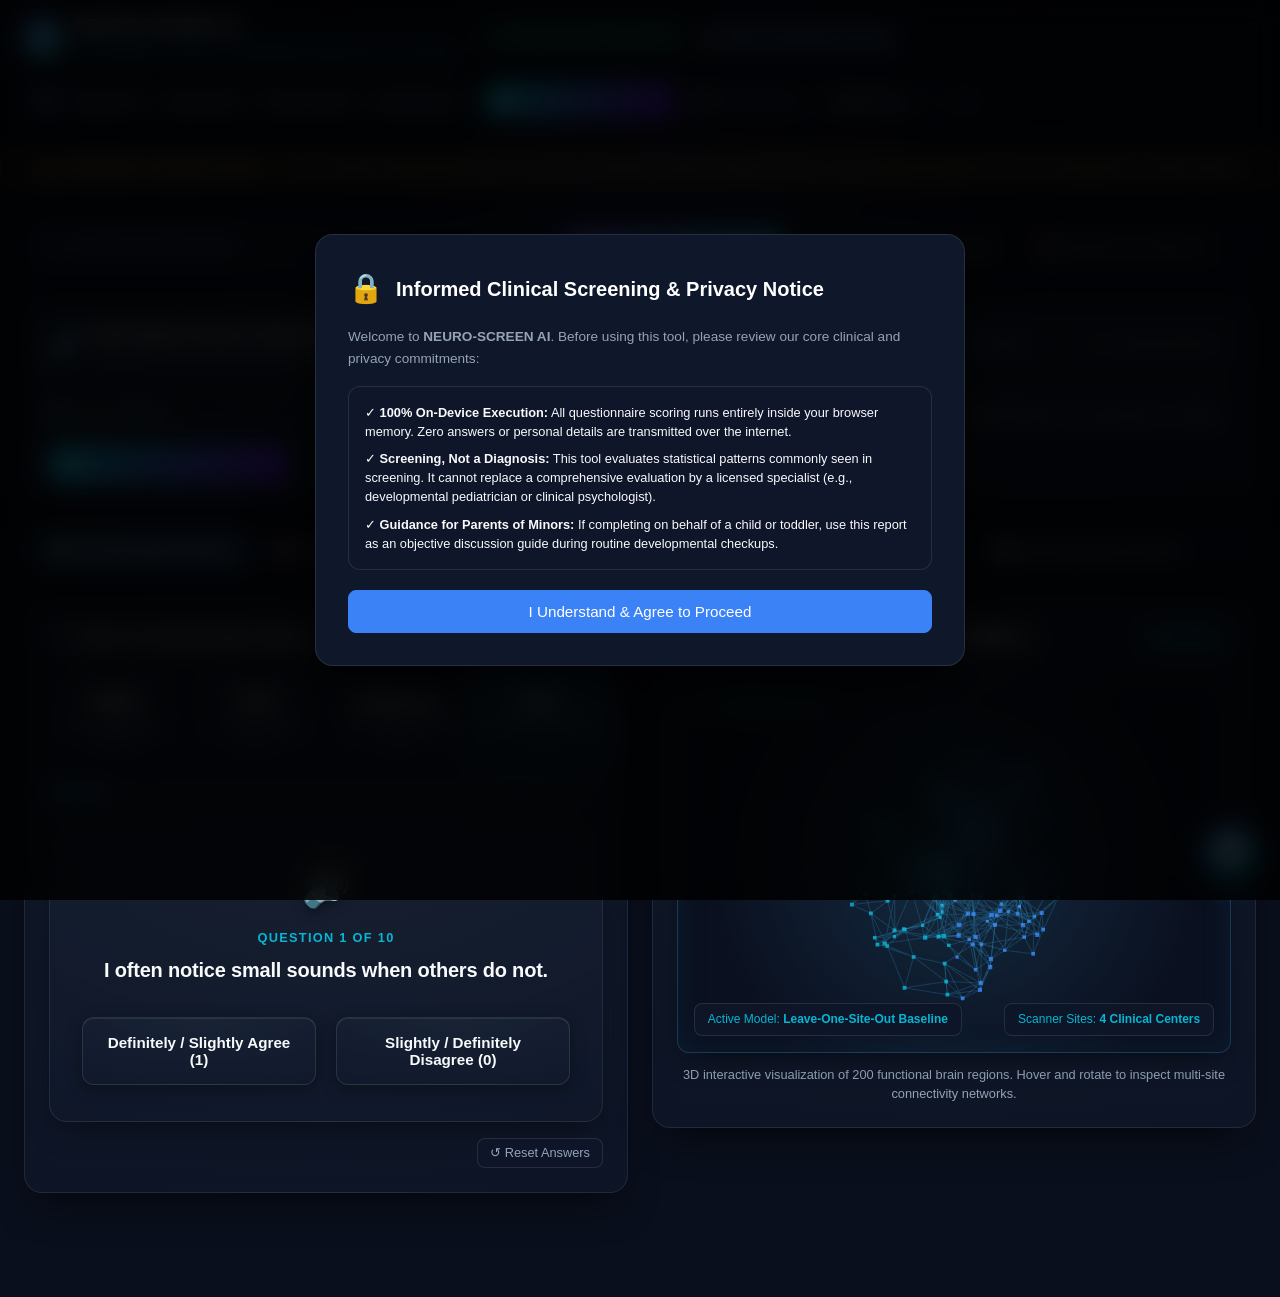
<file: webapp/index.html>
<!DOCTYPE html>
<html lang="en">
<head>
  <meta charset="UTF-8">
  <meta name="viewport" content="width=device-width, initial-scale=1.0">
  <title>ASD Clinical Screening & Research Platform | Honest Multi-Modal AI</title>
  <link rel="manifest" href="manifest.json">
  <meta name="theme-color" content="#0a0f1d">
  <link rel="stylesheet" href="style.css">
  <!-- Vendor libraries (stored locally for 100% offline security) -->
  <script src="vendor/three.min.js"></script>
  <script src="vendor/gsap.min.js"></script>
  <script src="vendor/chart.umd.min.js"></script>
  <script src="vendor/jspdf.umd.min.js"></script>
</head>
<body>
  <a href="#main-content" class="skip-link">Skip to Main Content</a>
  <div class="ambient-glow"></div>

  <!-- First-Run Informed Consent Modal (Phase 3 Item 12) -->
  <div id="consent-modal" class="modal-overlay" style="display: none;">
    <div class="modal-card">
      <div style="display: flex; align-items: center; gap: 0.75rem; margin-bottom: 1rem;">
        <span style="font-size: 1.8rem;">🔒</span>
        <h2 style="font-size: 1.25rem; font-weight: 700; color: #fff;">Informed Clinical Screening & Privacy Notice</h2>
      </div>
      <p style="font-size: 0.85rem; color: var(--text-secondary); line-height: 1.6; margin-bottom: 1rem;">
        Welcome to <strong>NEURO-SCREEN AI</strong>. Before using this tool, please review our core clinical and privacy commitments:
      </p>
      <div style="background: rgba(15, 23, 42, 0.6); border: 1px solid var(--border-subtle); border-radius: var(--radius-md); padding: 1rem; margin-bottom: 1.25rem; font-size: 0.8rem; line-height: 1.5; color: var(--text-primary);">
        <p style="margin-bottom: 0.5rem;">
          ✓ <strong>100% On-Device Execution:</strong> All questionnaire scoring runs entirely inside your browser memory. Zero answers or personal details are transmitted over the internet.
        </p>
        <p style="margin-bottom: 0.5rem;">
          ✓ <strong>Screening, Not a Diagnosis:</strong> This tool evaluates statistical patterns commonly seen in screening. It cannot replace a comprehensive evaluation by a licensed specialist (e.g., developmental pediatrician or clinical psychologist).
        </p>
        <p>
          ✓ <strong>Guidance for Parents of Minors:</strong> If completing on behalf of a child or toddler, use this report as an objective discussion guide during routine developmental checkups.
        </p>
      </div>
      <button id="btn-accept-consent" class="btn-control active" style="width: 100%; justify-content: center; padding: 0.75rem; font-size: 0.95rem;">
        I Understand & Agree to Proceed
      </button>
    </div>
  </div>

  <!-- Header -->
  <header class="app-header">
    <div class="header-container">
      <div class="header-branding-block">
        <div class="logo-section">
          <div class="logo-icon">
            <svg width="22" height="22" viewBox="0 0 24 24" fill="none" stroke="#fff" stroke-width="2">
              <path d="M12 2a10 10 0 1 0 10 10A10 10 0 0 0 12 2zm1 14.5a1.5 1.5 0 1 1-3 0 1.5 1.5 0 0 1 3 0zm0-5a1.5 1.5 0 1 1-3 0V7a1.5 1.5 0 0 1 3 0z"/>
            </svg>
          </div>
          <div class="logo-text">
            <h1>NEURO-SCREEN AI</h1>
            <span id="txt-sub-header">ASD Honest Clinical Screening Research Platform</span>
          </div>
        </div>

        <div class="header-badges">
          <span id="badge-model-status" class="badge badge-trained">
            <span class="status-dot">●</span> <span id="txt-model-badge">TRAINED MODEL (2026-09-30)</span>
          </span>
          <span class="badge badge-privacy">
            🔒 <span id="txt-privacy-badge">100% Local Browser Privacy</span>
          </span>
        </div>
      </div>

      <!-- Clean Floating Utility Group at Top-Right -->
      <div class="header-floating-utilities">
        <!-- Floating accessibility pill toolbar -->
        <aside class="accessibility-bar" aria-label="Accessibility Options">
          <span class="accessibility-label" title="Accessibility Tools">♿</span>
          <button id="btn-dyslexia-font" class="btn-control access-btn" title="Toggle Dyslexia Font">Dyslexia Font</button>
          <button id="btn-high-contrast" class="btn-control access-btn" title="Toggle High Contrast">High Contrast</button>
          <button id="btn-text-size" class="btn-control access-btn" title="Cycle Font Size">Text Size: Normal</button>
          <button id="btn-read-aloud" class="btn-control access-btn" title="Screen Reader Voice">🔊 Read Aloud</button>
        </aside>

        <div class="header-controls">
          <a href="neurotriage.html" class="btn-control" style="background: linear-gradient(135deg, #00F2FE, #7F00FF); color: #0A0E17; font-weight: 800; border: none; text-decoration: none; display: inline-flex; align-items: center; gap: 0.4rem; padding: 0.4rem 0.8rem; border-radius: 6px; box-shadow: 0 0 15px rgba(0,242,254,0.3); font-size: 0.78rem;">
            ⚡ Launch NeuroTriage ML
          </a>
          <button id="btn-sensory-mode" class="btn-control" title="Toggle Calm / Sensory-Friendly Mode">
            🕊️ <span id="txt-sensory-mode">Sensory Mode</span>
          </button>
          <div style="display: flex; flex-direction: column; align-items: flex-end;">
            <select id="select-lang" class="select-control" aria-label="Select Language">
              <option value="en">English (EN)</option>
              <option value="hi">हिन्दी (Hindi)</option>
              <option value="mr">मराठी (Marathi)</option>
              <option value="es">Español (ES)</option>
              <option value="ar">العربية (Arabic - RTL)</option>
            </select>
            <span id="translation-disclaimer-note" style="font-size: 0.62rem; color: var(--text-muted); display: none;">*Needs native clinical review</span>
          </div>
        </div>
      </div>
    </div>
  </header>

  <!-- Mandatory Safety Banner -->
  <div class="clinical-disclaimer-banner">
    ⚠️ <strong id="txt-disclaimer-bold">SCREENING & RESEARCH ONLY:</strong>
    <span id="txt-disclaimer-text">This tool assesses behavioral trait patterns and brain connectivity. It does NOT diagnose autism or replace clinical evaluation by a licensed specialist (e.g. ADOS-2/ADI-R).</span>
  </div>

  <main class="main-wrapper" id="main-content">
    <!-- Audience Persona Toggle (Refactored Navigation) -->
    <div class="persona-selector-container">
      <div class="persona-label">
        <span>👤</span> <span>Audience Workspace:</span>
      </div>
      <div class="persona-toggle-group" role="radiogroup" aria-label="Audience View">
        <button type="button" class="btn-persona active" data-persona="caregiver">
          👨‍👩‍👧 Caregiver & Individual View
        </button>
        <button type="button" class="btn-persona" data-persona="clinician">
          🩺 Clinician & Research Suite
        </button>
        <button type="button" class="btn-persona" data-persona="reference">
          📚 Educational & Reference
        </button>
      </div>
    </div>

    <!-- Step-by-Step Multi-Modal Triage Stepper (Phase 1 Item 1) -->
    <section class="stepper-workflow-section" aria-label="Clinical Triage Workflow">
      <div class="glass-card stepper-card">
        <div class="stepper-header-row">
          <div class="stepper-title-box">
            <span class="stepper-badge-icon">🧬</span>
            <div>
              <h2 class="stepper-main-title">Multi-Modal Clinical Triage Workflow</h2>
              <p class="stepper-sub-title">Select modality, ingest behavioral and resting-state fMRI biomarkers, and compute conformal prediction sets.</p>
            </div>
          </div>
          <!-- Stepper Step Pills -->
          <div class="stepper-steps-track" role="list">
            <div class="step-node active" data-step="1" id="step-node-1" role="listitem">
              <span class="step-num">1</span>
              <span class="step-name">Modality</span>
            </div>
            <div class="step-connector" id="step-conn-1"></div>
            <div class="step-node" data-step="2" id="step-node-2" role="listitem">
              <span class="step-num">2</span>
              <span class="step-name">Data Input</span>
            </div>
            <div class="step-connector" id="step-conn-2"></div>
            <div class="step-node" data-step="3" id="step-node-3" role="listitem">
              <span class="step-num">3</span>
              <span class="step-name">Conformal Results</span>
            </div>
          </div>
        </div>

        <!-- Step 1: Modality Selection Bar -->
        <div class="stepper-modality-bar">
          <div class="modality-title-tag">
            <span>⚙️</span> <strong>Active Modality:</strong>
          </div>
          <div class="modality-pill-group" role="radiogroup" aria-label="Screening Modality">
            <button type="button" class="btn-modality active" data-modality="behavioral" id="btn-mod-behavioral" role="radio" aria-checked="true">
              📋 Behavioral Only (Q-CHAT-10 / AQ-10)
            </button>
            <button type="button" class="btn-modality" data-modality="connectome" id="btn-mod-connectome" role="radio" aria-checked="false">
              🧠 Connectome fMRI Only (CC200 Atlas)
            </button>
            <button type="button" class="btn-modality" data-modality="multimodal" id="btn-mod-multimodal" role="radio" aria-checked="false">
              ✨ Multi-Modal Fusion (Behavioral + fMRI)
            </button>
          </div>
          <div class="stepper-cta-box">
            <button type="button" id="btn-run-multimodal-prediction" class="btn-run-prediction">
              <span>⚡ Run Multi-Modal Prediction</span>
            </button>
          </div>
        </div>
      </div>
    </section>

    <!-- Navigation Tabs (Grouped by Audience) -->
    <nav class="nav-tabs-container" role="tablist">
      <!-- Caregiver & Individual Group -->
      <button class="tab-btn active" data-tab="tab-screening" data-group="caregiver" role="tab">
        📋 <span id="nav-screening">Screening Questionnaire</span>
      </button>
      <button class="tab-btn" data-tab="tab-connectome" data-group="caregiver" role="tab">
        🧠 <span id="nav-connectome">Neuroimaging / CC200 Ingestion</span>
      </button>
      <button class="tab-btn" data-tab="tab-results" data-group="caregiver" role="tab">
        📊 <span id="nav-results">Results & Explainability</span>
      </button>
      <button class="tab-btn" data-tab="tab-profile" data-group="caregiver" role="tab">
        🧩 <span id="nav-profile">Strengths & Support Profile</span>
      </button>
      <button class="tab-btn" data-tab="tab-help" data-group="caregiver" role="tab">
        🏥 <span id="nav-help">Find Help (India & World)</span>
      </button>

      <!-- Clinician & Research Suite Group -->
      <button class="tab-btn" data-tab="tab-clinician" data-group="clinician" role="tab" style="display: none;">
        🩺 <span id="nav-clinician">Clinician Mode</span>
      </button>
      <button class="tab-btn" data-tab="tab-brain-explorer" data-group="clinician" role="tab" style="display: none;">
        🔬 <span id="nav-brain-explorer">Brain Explorer</span>
      </button>
      <button class="tab-btn" data-tab="tab-arena" data-group="clinician" role="tab" style="display: none;">
        ⚔️ <span id="nav-arena">Experiment Arena</span>
      </button>
      <button class="tab-btn" data-tab="tab-disagreement" data-group="clinician" role="tab" style="display: none;">
        🔀 <span id="nav-disagreement">Model vs Model</span>
      </button>
      <button class="tab-btn" data-tab="tab-detector" data-group="clinician" role="tab" style="display: none;">
        🛡️ <span id="nav-detector">Leakage Detector</span>
      </button>
      <button class="tab-btn" data-tab="tab-leaderboard" data-group="clinician" role="tab" style="display: none;">
        🏆 <span id="nav-leaderboard">Honest Leaderboard</span>
      </button>
      <button class="tab-btn" data-tab="tab-monitoring" data-group="clinician" role="tab" style="display: none;">
        📡 <span id="nav-monitoring">Model Monitoring & Drift</span>
      </button>
      <button class="tab-btn" data-tab="tab-batch" data-group="clinician" role="tab" style="display: none;">
        📁 <span id="nav-batch">Batch CSV</span>
      </button>

      <!-- Educational & Reference Group -->
      <button class="tab-btn" data-tab="tab-learning" data-group="reference" role="tab" style="display: none;">
        📚 <span id="nav-learning">Learning Hub</span>
      </button>
      <button class="tab-btn" data-tab="tab-robustness" data-group="reference" role="tab" style="display: none;">
        🛡️ <span id="nav-robustness">Robustness & Controls</span>
      </button>
      <button class="tab-btn" data-tab="tab-efficiency" data-group="reference" role="tab" style="display: none;">
        📈 <span id="nav-efficiency">Data Efficiency</span>
      </button>
      <button class="tab-btn" data-tab="tab-negative" data-group="reference" role="tab" style="display: none;">
        💡 <span id="nav-negative">What Didn't Work</span>
      </button>
      <button class="tab-btn" data-tab="tab-transparency" data-group="reference" role="tab" style="display: none;">
        ⚖️ <span id="nav-transparency">Transparency</span>
      </button>
      <button class="tab-btn" data-tab="tab-history" data-group="reference" role="tab" style="display: none;">
        🕒 <span id="nav-history">Local History</span>
      </button>
    </nav>

    <!-- Tab 1: Screening Questionnaire -->
    <section id="tab-screening" class="tab-panel active">
      <div class="grid-2col">
        <!-- Left: Interactive Questionnaire Workflow -->
        <div class="glass-card">
          <div class="card-header">
            <h3 class="card-title">
              <span>🩺</span> <span id="lbl-select-cohort">Select Screening Age Cohort</span>
            </h3>
            <span class="badge" style="background: rgba(255,255,255,0.05);" id="cohort-indicator">ADULT (16+ y)</span>
          </div>

          <div class="age-cohort-selector">
            <div class="cohort-card" data-cohort="toddler">
              <h4>Toddler</h4>
              <p>18 – 36 Months (Q-CHAT)</p>
            </div>
            <div class="cohort-card" data-cohort="child">
              <h4>Child</h4>
              <p>4 – 11 Years (AQ-10)</p>
            </div>
            <div class="cohort-card" data-cohort="adolescent">
              <h4>Adolescent</h4>
              <p>12 – 16 Years (AQ-10)</p>
            </div>
            <div class="cohort-card active" data-cohort="adult">
              <h4>Adult</h4>
              <p>16+ Years (AQ-10)</p>
            </div>
          </div>

          <!-- Step Card Container -->
          <div id="questionnaire-step-container">
            <div class="progress-bar-container">
              <div id="step-progress-bar" class="progress-bar-fill"></div>
            </div>

            <div class="question-card">
              <div id="picture-cue-container" class="picture-cue-badge" aria-hidden="true">🔊</div>
              <span id="question-step-counter" class="question-counter">QUESTION 1 OF 10</span>
              <p id="question-active-text" class="question-text">
                I often notice small sounds when others do not.
              </p>
              <div class="answer-options">
                <button class="btn-answer" data-answer="1" id="btn-ans-agree" title="Shortcut: Press 1">Definitely / Slightly Agree (1)</button>
                <button class="btn-answer" data-answer="0" id="btn-ans-disagree" title="Shortcut: Press 0">Slightly / Definitely Disagree (0)</button>
              </div>
            </div>

            <div style="display: flex; justify-content: space-between; align-items: center; margin-top: 1rem; gap: 0.5rem; flex-wrap: wrap;">
              <button id="btn-prev-q" class="btn-control" style="visibility: hidden;">← Previous Question</button>
              <div style="display: flex; gap: 0.5rem; align-items: center;">
                <button id="btn-calculate" class="btn-control active" style="display: none;">📊 View Results</button>
                <button id="submit-screening" class="btn-control active" style="display: none;">📊 Submit & View Results</button>
                <button id="btn-reset-q" class="btn-control">↺ Reset Answers</button>
              </div>
            </div>
          </div>
        </div>

        <!-- Right: 3D Animated Brain View -->
        <div class="glass-card">
          <div class="card-header">
            <h3 class="card-title">
              <span>🧠</span> <span id="lbl-3d-brain">Neural Functional Connectivity (ABIDE I)</span>
            </h3>
            <span class="badge" style="background: rgba(6, 182, 212, 0.15); color: #06b6d4;">CC200 Atlas</span>
          </div>

          <div id="brain-container" class="brain-canvas-container">
            <div class="cc200-live-badge">
              <span class="pulse-green-dot">●</span> CC200 Atlas Live
            </div>
            <div class="brain-overlay-hud">
              <div class="hud-tag">
                <span>Active Model: </span><strong id="hud-model-name">Leave-One-Site-Out Baseline</strong>
              </div>
              <div class="hud-tag">
                <span>Scanner Sites: </span><strong>4 Clinical Centers</strong>
              </div>
            </div>
          </div>

          <p style="font-size: 0.8rem; color: var(--text-secondary); margin-top: 0.75rem; text-align: center;">
            3D interactive visualization of 200 functional brain regions. Hover and rotate to inspect multi-site connectivity networks.
          </p>
        </div>
      </div>
    </section>

    <!-- Tab 1B: Neuroimaging / CC200 Ingestion (Phase 1 & 2) -->
    <section id="tab-connectome" class="tab-panel">
      <div class="grid-2col">
        <!-- Left: Upload & Presets Card -->
        <div class="glass-card">
          <div class="card-header">
            <h3 class="card-title">
              <span>🧠</span> <span>Connectome Data Ingestion (Craddock-200 Atlas)</span>
            </h3>
            <span class="badge" style="background: rgba(6, 182, 212, 0.15); color: #06b6d4;">ABIDE I • 20 Sites</span>
          </div>

          <p style="font-size: 0.82rem; color: var(--text-secondary); margin-bottom: 1.25rem; line-height: 1.5;">
            Upload pre-computed resting-state fMRI functional connectivity data or select a verified ABIDE I clinical benchmark profile. All validation runs 100% client-side in browser memory.
          </p>

          <!-- 1-Click Clinical Presets (Phase 1 Item 2) -->
          <div style="margin-bottom: 1.5rem;">
            <label style="font-size: 0.82rem; font-weight: 700; color: #fff; margin-bottom: 0.5rem; display: block;">
              ⚡ 1-Click Clinical Benchmark Pre-sets:
            </label>
            <div class="preset-selector-row">
              <button type="button" class="btn-preset active" data-preset="nyu" id="btn-preset-nyu">
                <span class="preset-title">Demo Subject 1: NYU Langone</span>
                <span class="preset-desc">Typical Control Profile • Siemens 3.0T</span>
              </button>
              <button type="button" class="btn-preset" data-preset="stanford" id="btn-preset-stanford">
                <span class="preset-title">Demo Subject 2: Stanford Medicine</span>
                <span class="preset-desc">ASD High Connectivity • GE 3.0T</span>
              </button>
              <button type="button" class="btn-preset" data-preset="utah" id="btn-preset-utah">
                <span class="preset-title">Demo Subject 3: University of Utah</span>
                <span class="preset-desc">Ambiguous / Conformal Borderline • Tim Trio</span>
              </button>
            </div>
          </div>

          <!-- Clinical Drag-and-Drop Drop-Zone (Phase 1 Item 2) -->
          <div style="margin-bottom: 1.5rem;">
            <label style="font-size: 0.82rem; font-weight: 700; color: #fff; margin-bottom: 0.5rem; display: block;">
              📁 Or Drop / Upload Connectome File:
            </label>
            <div class="connectome-dropzone" id="connectome-dropzone">
              <svg width="36" height="36" viewBox="0 0 24 24" fill="none" stroke="currentColor" stroke-width="2">
                <path d="M21 15v4a2 2 0 0 1-2 2H5a2 2 0 0 1-2-2v-4"></path>
                <polyline points="17 8 12 3 7 8"></polyline>
                <line x1="12" y1="3" x2="12" y2="15"></line>
              </svg>
              <div class="dropzone-text-primary" id="connectome-dropzone-title">
                Drag &amp; drop CC200 matrix (.csv, .tsv, .json, .npy, .txt)
              </div>
              <div class="dropzone-text-sub">
                Supports 200×200 ROI correlation matrix, 19,900 Fisher z-vector, or 200 parcels time-series (&lt;25 MB)
              </div>
              <input type="file" id="connectome-file-input" style="display: none;" accept=".csv,.tsv,.json,.npy,.txt">
            </div>

            <!-- Instant Matrix Dimension & Integrity Validator Status Tags (Phase 1 Item 2) -->
            <div class="validator-tags-container" id="matrix-validator-container">
              <span id="tag-validator-dim" class="validator-tag tag-valid">✓ Dimensions Valid (200x200 CC200 Symmetric Matrix)</span>
              <span id="tag-validator-envelope" class="validator-tag tag-valid">✓ Negative/Positive Correlation Envelope [-1.0, 1.0] Verified</span>
              <span id="tag-validator-nan" class="validator-tag tag-valid">✓ Zero NaN / Inf Elements Detected</span>
            </div>
          </div>

          <!-- Classifier Architecture Selector -->
          <div style="margin-bottom: 1rem;">
            <label style="font-size: 0.82rem; font-weight: 700; color: #fff; margin-bottom: 0.5rem; display: block;">
              🔬 Classifier Architecture (Leave-One-Site-Out Audited):
            </label>
            <div class="model-family-pill-grid">
              <button type="button" class="btn-model-family active" data-model="rf">Random Forest (0.7003 AUROC)</button>
              <button type="button" class="btn-model-family" data-model="lgbm">LightGBM (0.6992 AUROC)</button>
              <button type="button" class="btn-model-family" data-model="ae">Autoencoder (0.6820 AUROC)</button>
              <button type="button" class="btn-model-family" data-model="svm">Linear SVM (0.6765 AUROC)</button>
              <button type="button" class="btn-model-family" data-model="lr">Logistic Reg (0.6593 AUROC)</button>
              <button type="button" class="btn-model-family" data-model="et">Extra Trees (0.6867 AUROC)</button>
            </div>
          </div>
        </div>

        <!-- Right: Interactive Matrix Heatmap & Connectome Conformal Summary -->
        <div class="glass-card">
          <div class="card-header">
            <h3 class="card-title">
              <span>📊</span> <span>CC200 Functional Connectivity Heatmap &amp; Metrics</span>
            </h3>
            <span class="badge badge-privacy" id="badge-connectome-status">Verified Array</span>
          </div>

          <!-- Interactive Matrix Mini-Heatmap Canvas (Phase 1 Item 2) -->
          <div class="heatmap-wrapper">
            <div class="heatmap-canvas-container">
              <canvas id="connectome-matrix-heatmap" width="220" height="220" aria-label="CC200 Correlation Matrix Heatmap"></canvas>
              <div id="heatmap-hover-tooltip" class="heatmap-tooltip">ROI: (1, 1) r = 1.00</div>
            </div>
            <div class="heatmap-legend-box">
              <div class="heatmap-legend-bar"></div>
              <div class="heatmap-legend-labels">
                <span>-1.0 (Hypo)</span>
                <span>0.0</span>
                <span>+1.0 (Hyper)</span>
              </div>
            </div>
          </div>

          <!-- Connectome Summary Metrics Table -->
          <div class="connectome-metrics-grid" style="margin-top: 1.25rem;">
            <div class="metric-card-mini">
              <span class="mini-lbl">Active Subject / Site</span>
              <strong class="mini-val" id="conn-meta-site">NYU Langone</strong>
            </div>
            <div class="metric-card-mini">
              <span class="mini-lbl">Mean Edge Correlation</span>
              <strong class="mini-val" id="conn-meta-mean">-0.142</strong>
            </div>
            <div class="metric-card-mini">
              <span class="mini-lbl">Conformal Set C_0.10(x)</span>
              <strong class="mini-val" id="conn-meta-set" style="color: #34d399;">{0}</strong>
            </div>
            <div class="metric-card-mini">
              <span class="mini-lbl">Nonconformity Score s_i</span>
              <strong class="mini-val" id="conn-meta-nonconf">0.065</strong>
            </div>
          </div>

          <!-- Plain-English Clinical Summary Card -->
          <div class="clinical-summary-card" style="margin-top: 1.25rem;">
            <div style="display: flex; align-items: center; justify-content: space-between; margin-bottom: 0.5rem;">
              <strong style="color: #fff; font-size: 0.85rem;" id="conn-summary-title">Typical Control Connectome (Definite Case)</strong>
              <span class="badge" id="conn-summary-badge" style="background: rgba(16, 185, 129, 0.2); color: #34d399;">Screen-Negative</span>
            </div>
            <p id="conn-summary-text" style="font-size: 0.8rem; color: var(--text-secondary); line-height: 1.5; margin: 0;">
              The resting-state functional connectivity pattern aligns with baseline neurotypical developmental trends. Singleton prediction set C_0.10(x) = {0} satisfies valid 90% finite-sample marginal coverage under Leave-One-Site-Out evaluation.
            </p>
          </div>

          <div style="display: flex; gap: 0.75rem; margin-top: 1.25rem;">
            <button type="button" id="btn-proceed-to-results" class="btn-control active" style="flex: 1; justify-content: center; padding: 0.75rem;">
              <span>📊 View Multi-Modal Results →</span>
            </button>
            <button type="button" id="btn-reset-connectome" class="btn-control" style="justify-content: center; padding: 0.75rem;">
              <span>↺ Reset Connectome</span>
            </button>
          </div>
        </div>
      </div>
    </section>

    <!-- Tab 2: Results & Explainability -->
    <section id="tab-results" class="tab-panel">
      <!-- Empty State Card -->
      <div id="results-empty-state" class="results-empty-card" style="display: none;">
        <div class="results-empty-icon">📋</div>
        <h3 class="results-empty-title">Screening Assessment Dashboard</h3>
        <p class="results-empty-desc">
          To view calibrated screening likelihood, personalized strengths insights, and explainability breakdowns, complete the questions or generate the assessment on the fly below.
        </p>
        <div style="display: flex; gap: 0.75rem; justify-content: center; flex-wrap: wrap;">
          <button type="button" id="btn-start-screening-cta" class="btn-start-cta">
            Start 10-Question Screening →
          </button>
          <button type="button" id="btn-generate-assessment-cta" class="btn-start-cta btn-generate-assessment" style="background: linear-gradient(135deg, #06b6d4, #3b82f6);">
            ⚡ Generate Assessment On The Fly
          </button>
        </div>
      </div>

      <!-- Results Container -->
      <div id="results-container" class="results-container">
        <div id="results-calculated-container">
        <!-- Answer Quality Warning Banner -->
        <div id="data-quality-banner" style="display: none; background: rgba(245, 158, 11, 0.12); border: 1px solid rgba(245, 158, 11, 0.35); border-radius: var(--radius-md); padding: 0.85rem 1.25rem; margin-bottom: 1.5rem;">
          <div style="display: flex; align-items: center; gap: 0.75rem;">
            <span style="font-size: 1.4rem;">⚠️</span>
            <div>
              <strong style="color: #fde68a; font-size: 0.9rem;" id="data-quality-title">Data Quality Notice</strong>
              <p style="font-size: 0.8rem; color: #fef3c7; margin-top: 0.2rem;" id="data-quality-desc">
                Rapid completion or uniform answers detected. Confidence interval has been widened to account for response uncertainty.
              </p>
            </div>
          </div>
        </div>

        <!-- Audience Perspective Switcher -->
        <div class="glass-card" style="margin-bottom: 1.5rem; padding: 1rem 1.5rem;">
          <div style="display: flex; align-items: center; justify-content: space-between; flex-wrap: wrap; gap: 1rem;">
            <div style="display: flex; align-items: center; gap: 0.5rem;">
              <span style="font-weight: 700; font-size: 0.9rem; color: #fff;">👁️ Report Perspective:</span>
              <div style="display: flex; gap: 0.4rem;">
                <button class="btn-control active perspective-btn" data-perspective="adult">Adult Self-Report</button>
                <button class="btn-control perspective-btn" data-perspective="caregiver">Parent / Caregiver</button>
                <button class="btn-control perspective-btn" data-perspective="clinician">Clinician / Specialist</button>
              </div>
            </div>
            <div style="display: flex; align-items: center; gap: 0.5rem;">
              <span style="font-size: 0.8rem; color: var(--text-secondary);">Response Integrity:</span>
              <span id="badge-data-quality" class="badge badge-trained">✓ High Integrity (38s)</span>
            </div>
          </div>
        <!-- Dedicated Print-Only Clinical Header (Phase 4 Item 1) -->
        <div class="print-only-header" style="display: none;">
          <h2>NEURO-SCREEN AI &amp; NeuroTriage ML — Multi-Modal Clinical Triage Report</h2>
          <p>Confidential Screening &amp; Research Audit Summary • Generated On-Device</p>
        </div>

        <!-- Multi-Modal Evidence Breakdown Grid (Phase 1 Item 1 & 3) -->
        <div class="multimodal-evidence-grid" id="multimodal-evidence-grid">
          <div class="evidence-pill">
            <span class="evidence-pill-title">📋 Behavioral Modality (AQ-10/Q-CHAT)</span>
            <span class="evidence-pill-val" id="evidence-val-beh">Trait Points: 0/10 (16.5%)</span>
            <span class="evidence-pill-sub" id="evidence-sub-beh">Verified Psychometric Key</span>
          </div>
          <div class="evidence-pill">
            <span class="evidence-pill-title">🧠 Connectome fMRI Modality (CC200)</span>
            <span class="evidence-pill-val" id="evidence-val-conn">Mean r = -0.142 (16.5%)</span>
            <span class="evidence-pill-sub" id="evidence-sub-conn">Leave-One-Site-Out Audited • Random Forest</span>
          </div>
          <div class="evidence-pill">
            <span class="evidence-pill-title">⚖️ Tri-Envelope Decision Set (α = 0.10)</span>
            <span class="evidence-pill-val" id="evidence-val-fused">C_0.10(x) = {0}</span>
            <span class="evidence-pill-sub" id="evidence-sub-fused">90% Coverage Guarantee Across 20 Sites</span>
          </div>
        </div>

        <div class="grid-2col">
          <!-- Left: Calibrated Risk Gauge & Perspective Content -->
          <div class="glass-card gauge-card">
            <!-- Observational Screening Aid Advisory Callout -->
            <div class="screening-aid-advisory">
              <div style="display: flex; align-items: center; gap: 0.5rem; margin-bottom: 0.35rem;">
                <span style="font-size: 1.1rem;">🩺</span>
                <strong style="color: #c7d2fe; font-size: 0.85rem;">Observational Screening Aid Only</strong>
              </div>
              <p style="font-size: 0.78rem; color: #e0e7ff; line-height: 1.5; margin: 0;">
                This assessment evaluates self-reported trait patterns against clinical screening baselines. It <strong>DOES NOT</strong> provide a medical diagnosis of Autism Spectrum Disorder. Clinical evaluation by a qualified specialist using standardized diagnostic instruments (such as ADOS-2 and ADI-R) is required for formal diagnosis.
              </p>
            </div>

            <div class="card-header" style="width: 100%;">
              <h3 class="card-title">
                <span>📊</span> <span id="lbl-calibrated-gauge">Calibrated Screening Likelihood</span>
              </h3>
              <span class="badge badge-privacy" id="badge-conformal-reliability">Conformal 90% Bound</span>
            </div>

            <div id="risk-gauge-circle" class="gauge-circle" style="--gauge-pct: 42;">
              <div class="gauge-inner">
                <span id="risk-gauge-value" class="gauge-value">42%</span>
                <span id="risk-gauge-subtext" class="gauge-label">Screening Risk</span>
              </div>
            </div>

            <div id="conformal-status-banner" class="conformal-banner conformal-certain">
              <strong>Screening Assessment:</strong> <span id="txt-conformal-desc">Your answers indicate a trait pattern typical for preliminary screening.</span>
            </div>

            <!-- Mathematical Conformal Set Box (Phase 1 Item 3) -->
            <div style="background: rgba(15, 23, 42, 0.6); border: 1px solid var(--border-subtle); border-radius: var(--radius-md); padding: 0.75rem 1rem; margin-top: 0.75rem; display: flex; align-items: center; justify-content: space-between;">
              <span style="font-size: 0.75rem; text-transform: uppercase; color: var(--text-muted); font-weight: 700;">Conformal Prediction Set (α = 0.10)</span>
              <span id="conformal-math-set" style="font-size: 1.1rem; font-weight: 800; font-family: monospace; color: #38bdf8;">C_0.10(x) = {0}</span>
            </div>

            <div id="perspective-narrative-box" style="margin-top: 1.25rem; font-size: 0.85rem; color: var(--text-secondary); text-align: left; width: 100%; line-height: 1.6; background: rgba(15, 23, 42, 0.5); border: 1px solid var(--border-subtle); border-radius: var(--radius-md); padding: 1rem;">
            </div>

            <div style="margin-top: 1rem; font-size: 0.85rem; color: var(--text-secondary); text-align: left; width: 100%;">
              <p><strong>95% Bootstrap Confidence Interval:</strong> <span id="txt-ci-range">[38.2% – 46.1%]</span></p>
            </div>

            <div style="margin-top: 1.25rem; background: rgba(99, 102, 241, 0.1); border: 1px solid rgba(99, 102, 241, 0.3); border-radius: var(--radius-md); padding: 1rem; text-align: left; width: 100%;">
              <strong style="color: #c7d2fe; font-size: 0.85rem; display: flex; align-items: center; gap: 0.4rem;">
                <span>ℹ️</span> What This Result Does NOT Mean:
              </strong>
              <ul style="font-size: 0.78rem; color: #e0e7ff; margin-top: 0.5rem; padding-left: 1.2rem; line-height: 1.5;">
                <li>Does <strong>NOT</strong> confirm or rule out an autism diagnosis.</li>
                <li>Does <strong>NOT</strong> indicate severity level (e.g. "Level 1/2/3") or cognitive ability.</li>
                <li>Does <strong>NOT</strong> replace clinical developmental observation (ADOS-2, ADI-R).</li>
                <li>Traits can overlap with ADHD, sensory sensitivity, giftedness, or social anxiety.</li>
              </ul>
            </div>

            <div style="display: flex; gap: 0.5rem; width: 100%; margin-top: 1.5rem;">
              <button id="btn-export-pdf" class="btn-control active" style="flex: 2; justify-content: center; padding: 0.75rem;">
                📄 Doctor Summary (PDF)
              </button>
              <button id="btn-save-to-history" class="btn-control" style="flex: 1; justify-content: center; padding: 0.75rem;">
                💾 Save
              </button>
            </div>
          </div>

          <!-- Right: Explainability, Counterfactual & What-If -->
          <div class="glass-card">
            <div class="card-header">
              <h3 class="card-title">
                <span>🔬</span> <span id="lbl-shap-importance">Explainability & Counterfactual Analysis</span>
              </h3>
              <span class="badge" id="badge-shap-counterfactual" style="background: rgba(99, 102, 241, 0.2); color: #a5b4fc;">SHAP + Perturbations</span>
            </div>

            <!-- Feature Attribution / Explainability Dimension Breakdown -->
            <div id="feature-attribution-container" style="background: rgba(15, 23, 42, 0.6); border: 1px solid var(--border-subtle); border-radius: var(--radius-md); padding: 1rem; margin-bottom: 1.25rem;">
              <div style="display: flex; justify-content: space-between; align-items: center; margin-bottom: 0.75rem;">
                <strong style="color: #fff; font-size: 0.85rem;">📊 Trait Dimension Attribution Breakdown</strong>
                <span id="badge-attribution-tier" class="badge" style="background: rgba(6, 182, 212, 0.2); color: #38bdf8; font-size: 0.7rem;">Domain Weights</span>
              </div>
              <div id="feature-attribution-bars" style="display: flex; flex-direction: column; gap: 0.75rem; font-size: 0.8rem;">
                <!-- Populated dynamically by renderFeatureAttribution -->
              </div>
            </div>

            <div id="counterfactual-box" style="background: rgba(6, 182, 212, 0.1); border: 1px solid rgba(6, 182, 212, 0.3); border-radius: var(--radius-md); padding: 0.9rem; margin-bottom: 1.25rem;">
              <strong style="color: #67e8f9; font-size: 0.85rem;">🔄 Counterfactual Insight ("What Would Change This Result"):</strong>
              <p id="counterfactual-text" style="font-size: 0.8rem; color: #cffafe; margin-top: 0.3rem;">
                Analyzing minimum question flips required to change the screening classification...
              </p>
            </div>

            <div style="background: rgba(30, 41, 59, 0.5); border: 1px solid var(--border-subtle); border-radius: var(--radius-md); padding: 0.9rem; margin-bottom: 1.25rem;">
              <strong style="color: #fff; font-size: 0.85rem;">🎯 How Confident Is The Model and Why?</strong>
              <div id="confidence-why-text" style="font-size: 0.78rem; color: var(--text-secondary); margin-top: 0.4rem; line-height: 1.5;">
                Loading model certainty profile...
              </div>
            </div>

            <p style="font-size: 0.8rem; color: var(--text-secondary); margin-bottom: 0.75rem;">
              Interactive What-If Editor: Toggle answers below in real-time to observe counterfactual changes:
            </p>

            <div id="what-if-controls-container" class="what-if-cards-list">
            </div>
          </div>
        </div>

        <!-- Technical Details / Research Telemetry Expandable Accordion -->
        <details class="technical-telemetry-accordion" id="telemetry-accordion">
          <summary>
            <span>🔬</span> <span>Technical Details / Research Telemetry (Click to Expand)</span>
          </summary>
          <div class="telemetry-body" id="telemetry-content">
            <div style="display: grid; grid-template-columns: repeat(auto-fit, minmax(200px, 1fr)); gap: 1rem; margin-bottom: 0.75rem;">
              <div><strong>Method:</strong> Split-Conformal Predictor (LAC & APS)</div>
              <div><strong>Coverage Guarantee:</strong> Nominal 90% (&alpha; = 0.10)</div>
              <div><strong>Calibration:</strong> Platt Temperature Scaling</div>
              <div><strong>Feature Set:</strong> Non-Tautological Baseline</div>
            </div>
            <p>
              In our full benchmark audit ($N=854$, 20 clinical sites), uncalibrated models force a binary classification on all subjects. Conformal prediction constructs predictive sets $C_{\alpha}(x) \subseteq \{0, 1\}$ that satisfy valid finite-sample marginal coverage: $P(Y \in C_{\alpha}(X)) \ge 1 - \alpha$. When response uncertainty is high, the model outputs $\{0, 1\}$, referring the case for multidisciplinary specialist triage.
            </p>
          </div>
        </details>
        </div>
      </div>
    </section>

    <!-- Tab 3: Strengths, Sensory & Support Profile -->
    <section id="tab-profile" class="tab-panel">
      <div class="glass-card">
        <div class="card-header">
          <h3 class="card-title">
            <span>🧩</span> <span>Strengths, Sensory and Support Reflection Profile</span>
          </h3>
          <span class="badge" style="background: rgba(139, 92, 246, 0.2); color: #c4b5fd;">Non-Diagnostic Reflection</span>
        </div>

        <p style="font-size: 0.85rem; color: var(--text-secondary); margin-bottom: 1.5rem;">
          Autistic and neurodivergent individuals possess diverse sensory profiles, unique cognitive strengths, and specific accommodation preferences. This reflection tool creates a shareable <strong>"About Me" Card</strong> to support communication with teachers, employers, therapists, or clinicians.
        </p>

        <div style="display: flex; gap: 0.5rem; margin-bottom: 1.5rem;">
          <button class="btn-control active profile-audience-btn" data-paudience="adult">Adult Self-Reflection</button>
          <button class="btn-control profile-audience-btn" data-paudience="teen">Teen / Student</button>
          <button class="btn-control profile-audience-btn" data-paudience="child">Caregiver-Filled (Child)</button>
        </div>

        <div class="profile-grid profile-section">
          <div style="display: flex; flex-direction: column; gap: 1.25rem;">
            <div class="glass-card" style="background: rgba(15, 23, 42, 0.5);">
              <h4 style="font-size: 0.9rem; font-weight: 700; color: #38bdf8; margin-bottom: 0.75rem;">
                🔊 Sensory Sensitivities
              </h4>
              <div style="display: flex; flex-direction: column; gap: 0.5rem; font-size: 0.82rem;">
                <label><input type="checkbox" id="chk-sound" checked> Sensitive to sudden loud sounds or background chatter</label>
                <label><input type="checkbox" id="chk-light" checked> Sensitive to fluorescent / bright lighting</label>
                <label><input type="checkbox" id="chk-texture"> Discomfort with specific fabrics, seams, or food textures</label>
                <label><input type="checkbox" id="chk-crowds" checked> Easily overwhelmed in crowded or busy environments</label>
              </div>
            </div>

            <div class="glass-card" style="background: rgba(15, 23, 42, 0.5);">
              <h4 style="font-size: 0.9rem; font-weight: 700; color: #a78bfa; margin-bottom: 0.75rem;">
                💬 Communication & Environment Preferences
              </h4>
              <div style="display: flex; flex-direction: column; gap: 0.5rem; font-size: 0.82rem;">
                <label><input type="checkbox" id="chk-written" checked> Prefers written instructions over verbal multi-step requests</label>
                <label><input type="checkbox" id="chk-direct" checked> Appreciates direct, unambiguous communication</label>
                <label><input type="checkbox" id="chk-delay" checked> Needs extra processing time before answering complex questions</label>
                <label><input type="checkbox" id="chk-routine" checked> Benefits from advance notice before schedule or routine changes</label>
              </div>
            </div>

            <div class="glass-card" style="background: rgba(15, 23, 42, 0.5);">
              <h4 style="font-size: 0.9rem; font-weight: 700; color: #34d399; margin-bottom: 0.75rem;">
                ⭐ Key Strengths & Passions
              </h4>
              <div style="display: flex; flex-direction: column; gap: 0.5rem; font-size: 0.82rem;">
                <label><input type="checkbox" id="chk-detail" checked> Exceptional attention to fine detail and pattern recognition</label>
                <label><input type="checkbox" id="chk-focus" checked> Deep focus and tenacity on areas of intense interest</label>
                <label><input type="checkbox" id="chk-honesty" checked> High honesty, fairness, and commitment to truth</label>
                <label><input type="checkbox" id="chk-creative" checked> Original, unconventional problem-solving approach</label>
              </div>
            </div>
          </div>

          <div class="glass-card profile-preview-sticky" style="background: linear-gradient(145deg, rgba(30, 41, 59, 0.8), rgba(15, 23, 42, 0.9)); border: 1px solid rgba(139, 92, 246, 0.4);">
            <div style="display: flex; justify-content: space-between; align-items: center; margin-bottom: 1rem;">
              <h4 style="font-size: 1rem; font-weight: 700; color: #fff;">
                🪪 "About Me" Profile Card Preview
              </h4>
              <span class="badge" style="background: rgba(139, 92, 246, 0.2); color: #ddd6fe;">Shareable</span>
            </div>

            <div id="about-me-card-content" style="background: #0f172a; border: 1px solid var(--border-subtle); border-radius: var(--radius-md); padding: 1.25rem; font-size: 0.82rem; line-height: 1.6; color: var(--text-primary);">
            </div>

            <div style="display: flex; gap: 0.75rem; margin-top: 1.25rem;">
              <button id="btn-download-profile-pdf" class="btn-control active" style="flex: 1; justify-content: center;">
                📄 Download Profile Card (PDF)
              </button>
              <button id="btn-copy-profile-text" class="btn-control" style="flex: 1; justify-content: center;">
                📋 Copy Text for Email / Form
              </button>
            </div>
          </div>
        </div>
      </div>
    </section>

    <!-- Tab 4: Find Help Directory -->
    <section id="tab-help" class="tab-panel">
      <div class="glass-card">
        <div class="card-header">
          <h3 class="card-title">
            <span>🏥</span> <span>Verified Clinical & Community Support Directory</span>
          </h3>
          <span class="badge badge-privacy">Verified September 2026</span>
        </div>

        <p style="font-size: 0.85rem; color: var(--text-secondary); margin-bottom: 1.5rem;">
          All resources listed below are official government institutes, apex health centers, or recognized non-profit autism advocacy bodies. Every organization has been verified with an active link and audit date. No sponsored links or unverified clinics.
        </p>

        <!-- India Section -->
        <h4 style="font-size: 1rem; font-weight: 700; color: #fbbf24; margin-bottom: 1rem; display: flex; align-items: center; gap: 0.5rem;">
          🇮🇳 India: Government Apex Institutes, Helplines & Advocacy
        </h4>
        <div style="display: grid; grid-template-columns: repeat(auto-fit, minmax(360px, 1fr)); gap: 1rem; margin-bottom: 2rem;">
          <div class="glass-card" style="background: rgba(15, 23, 42, 0.5);">
            <h5 style="font-size: 0.9rem; font-weight: 700; color: #fff; margin-bottom: 0.3rem;">NIMHANS (Bengaluru)</h5>
            <p style="font-size: 0.75rem; color: var(--accent-cyan); margin-bottom: 0.5rem;">Apex Neuropsychiatry Hospital</p>
            <p style="font-size: 0.78rem; color: var(--text-secondary); line-height: 1.4;">Child & adolescent developmental clinic, multidisciplinary diagnostics, and family rehabilitation.</p>
            <div style="margin-top: 0.75rem; display: flex; justify-content: space-between; align-items: center;">
              <a href="https://nimhans.ac.in" target="_blank" rel="noopener noreferrer" style="color: var(--accent-cyan); font-size: 0.8rem; text-decoration: none;">Visit nimhans.ac.in →</a>
              <span style="font-size: 0.7rem; color: var(--text-muted);">Verified Sep 2026</span>
            </div>
          </div>

          <div class="glass-card" style="background: rgba(15, 23, 42, 0.5);">
            <h5 style="font-size: 0.9rem; font-weight: 700; color: #fff; margin-bottom: 0.3rem;">AIIMS Child Development Clinic</h5>
            <p style="font-size: 0.75rem; color: var(--accent-cyan); margin-bottom: 0.5rem;">New Delhi & Regional Centers</p>
            <p style="font-size: 0.78rem; color: var(--text-secondary); line-height: 1.4;">Apex clinical center for pediatric evaluation, speech therapy, and clinical psychology.</p>
            <div style="margin-top: 0.75rem; display: flex; justify-content: space-between; align-items: center;">
              <a href="https://www.aiims.edu" target="_blank" rel="noopener noreferrer" style="color: var(--accent-cyan); font-size: 0.8rem; text-decoration: none;">Visit aiims.edu →</a>
              <span style="font-size: 0.7rem; color: var(--text-muted);">Verified Sep 2026</span>
            </div>
          </div>

          <div class="glass-card" style="background: rgba(15, 23, 42, 0.5);">
            <h5 style="font-size: 0.9rem; font-weight: 700; color: #fff; margin-bottom: 0.3rem;">NIEPID (Secunderabad)</h5>
            <p style="font-size: 0.75rem; color: var(--accent-cyan); margin-bottom: 0.5rem;">MSJE, Govt. of India</p>
            <p style="font-size: 0.78rem; color: var(--text-secondary); line-height: 1.4;">UDID disability certification guidance, specialized assessment, and early intervention programs.</p>
            <div style="margin-top: 0.75rem; display: flex; justify-content: space-between; align-items: center;">
              <a href="https://niepid.nic.in" target="_blank" rel="noopener noreferrer" style="color: var(--accent-cyan); font-size: 0.8rem; text-decoration: none;">Visit niepid.nic.in →</a>
              <span style="font-size: 0.7rem; color: var(--text-muted);">Verified Sep 2026</span>
            </div>
          </div>

          <div class="glass-card" style="background: rgba(15, 23, 42, 0.5);">
            <h5 style="font-size: 0.9rem; font-weight: 700; color: #fff; margin-bottom: 0.3rem;">The National Trust (Govt of India)</h5>
            <p style="font-size: 0.75rem; color: var(--accent-cyan); margin-bottom: 0.5rem;">MSJE, Statutory Body</p>
            <p style="font-size: 0.78rem; color: var(--text-secondary); line-height: 1.4;">Statutory body for the welfare of persons with Autism, Cerebral Palsy, and Multiple Disabilities (Niramaya health insurance, legal guardianship).</p>
            <div style="margin-top: 0.75rem; display: flex; justify-content: space-between; align-items: center;">
              <a href="https://thenationaltrust.gov.in" target="_blank" rel="noopener noreferrer" style="color: var(--accent-cyan); font-size: 0.8rem; text-decoration: none;">Visit thenationaltrust.gov.in →</a>
              <span style="font-size: 0.7rem; color: var(--text-muted);">Verified Sep 2026</span>
            </div>
          </div>

          <div class="glass-card" style="background: rgba(15, 23, 42, 0.5);">
            <h5 style="font-size: 0.9rem; font-weight: 700; color: #fff; margin-bottom: 0.3rem;">KIRAN Helpline (Govt of India)</h5>
            <p style="font-size: 0.75rem; color: var(--accent-cyan); margin-bottom: 0.5rem;">Toll-Free 1800-599-0019 (24/7, 13 Languages)</p>
            <p style="font-size: 0.78rem; color: var(--text-secondary); line-height: 1.4;">24/7 mental health first-aid, psychological support, and triage referral to local institutions.</p>
            <div style="margin-top: 0.75rem; display: flex; justify-content: space-between; align-items: center;">
              <span style="color: #34d399; font-weight: 700; font-size: 0.8rem;">Call 1800-599-0019</span>
              <span style="font-size: 0.7rem; color: var(--text-muted);">Verified Sep 2026</span>
            </div>
          </div>
        </div>

        <!-- International Section -->
        <h4 style="font-size: 1rem; font-weight: 700; color: #60a5fa; margin-bottom: 1rem; display: flex; align-items: center; gap: 0.5rem;">
          🌐 International: Public Health Agencies & Autistic-Led Organizations
        </h4>
        <div style="display: grid; grid-template-columns: repeat(auto-fit, minmax(360px, 1fr)); gap: 1rem;">
          <div class="glass-card" style="background: rgba(15, 23, 42, 0.5);">
            <h5 style="font-size: 0.9rem; font-weight: 700; color: #fff; margin-bottom: 0.3rem;">CDC Autism Guidance (USA)</h5>
            <p style="font-size: 0.78rem; color: var(--text-secondary); line-height: 1.4;">Evidence-based developmental milestones, screening guidelines, and clinical criteria.</p>
            <div style="margin-top: 0.75rem; display: flex; justify-content: space-between; align-items: center;">
              <a href="https://www.cdc.gov/autism/" target="_blank" rel="noopener noreferrer" style="color: var(--accent-cyan); font-size: 0.8rem; text-decoration: none;">Visit cdc.gov/autism →</a>
              <span style="font-size: 0.7rem; color: var(--text-muted);">Verified Sep 2026</span>
            </div>
          </div>

          <div class="glass-card" style="background: rgba(15, 23, 42, 0.5);">
            <h5 style="font-size: 0.9rem; font-weight: 700; color: #fff; margin-bottom: 0.3rem;">NHS Autism Pathway (UK)</h5>
            <p style="font-size: 0.78rem; color: var(--text-secondary); line-height: 1.4;">Guidance on NHS diagnostic pathways and NICE clinical guidelines (CG142).</p>
            <div style="margin-top: 0.75rem; display: flex; justify-content: space-between; align-items: center;">
              <a href="https://www.nhs.uk/conditions/autism/" target="_blank" rel="noopener noreferrer" style="color: var(--accent-cyan); font-size: 0.8rem; text-decoration: none;">Visit nhs.uk/autism →</a>
              <span style="font-size: 0.7rem; color: var(--text-muted);">Verified Sep 2026</span>
            </div>
          </div>
        </div>
      </div>
    </section>

    <!-- Tab 5: Local History (Phase 3 Item 7) -->
    <section id="tab-history" class="tab-panel">
      <div class="glass-card">
        <div class="card-header">
          <h3 class="card-title">
            <span>🕒</span> <span>Private Local Screening History (IndexedDB)</span>
          </h3>
          <span class="badge badge-privacy">100% Client-Side Storage</span>
        </div>

        <p style="font-size: 0.85rem; color: var(--text-secondary); margin-bottom: 1rem;">
          Your past screening assessments are preserved strictly inside your browser's private local database. You can track trait patterns over time, export records, or delete all data in one click.
        </p>

        <div style="display: flex; justify-content: space-between; align-items: center; margin-bottom: 1.5rem; flex-wrap: wrap; gap: 0.75rem;">
          <div style="display: flex; gap: 0.5rem;">
            <button id="btn-export-history-json" class="btn-control">📥 Export History (JSON)</button>
            <button id="btn-export-history-csv" class="btn-control">📊 Export History (CSV)</button>
          </div>
          <button id="btn-clear-history" class="btn-control" style="color: #f43f5e; border-color: rgba(244,63,94,0.3);">
            🗑️ Delete All Local Records
          </button>
        </div>

        <div class="data-table-container">
          <table class="data-table">
            <thead>
              <tr>
                <th>Date & Time</th>
                <th>Age Cohort</th>
                <th>Likelihood</th>
                <th>Conformal State</th>
                <th>Integrity</th>
                <th>Actions</th>
              </tr>
            </thead>
            <tbody id="tbody-history">
              <tr><td colspan="6" style="text-align: center; color: var(--text-muted);">No saved assessments yet. Complete a screening to record history.</td></tr>
            </tbody>
          </table>
        </div>
      </div>
    </section>

    <!-- Tab 6: Learning Hub (Phase 3 Item 9) -->
    <section id="tab-learning" class="tab-panel">
      <div class="glass-card">
        <div class="card-header">
          <h3 class="card-title">
            <span>📚</span> <span>Evidence-Based Autism Learning Hub</span>
          </h3>
          <span class="badge badge-privacy">Verified Peer-Reviewed Sources</span>
        </div>

        <p style="font-size: 0.85rem; color: var(--text-secondary); margin-bottom: 1.5rem;">
          Short, accurate, plain-language guides on neurodiversity, clinical pathways, and accommodations, citing public health guidelines and peer-reviewed reviews.
        </p>

        <div style="display: grid; grid-template-columns: repeat(auto-fit, minmax(360px, 1fr)); gap: 1.25rem;">
          <div class="glass-card" style="background: rgba(15, 23, 42, 0.5);">
            <h4 style="font-size: 0.95rem; font-weight: 700; color: #38bdf8; margin-bottom: 0.4rem;">
              1. What Is Autism Spectrum Disorder?
            </h4>
            <p style="font-size: 0.8rem; color: var(--text-secondary); line-height: 1.5;">
              Autism is a lifelong neurodevelopmental difference characterized by unique ways of social communication, sensory processing, and focused interests. It is not an illness to cure, but a different neurological operating system requiring understanding and tailored accommodations.
            </p>
            <p style="font-size: 0.72rem; color: var(--text-muted); margin-top: 0.5rem;">
              Source: WHO ICD-11 6A02; Lord et al. (2020) Nature Reviews Disease Primers.
            </p>
          </div>

          <div class="glass-card" style="background: rgba(15, 23, 42, 0.5);">
            <h4 style="font-size: 0.95rem; font-weight: 700; color: #a78bfa; margin-bottom: 0.4rem;">
              2. Myths vs. Evidence-Based Facts
            </h4>
            <p style="font-size: 0.8rem; color: var(--text-secondary); line-height: 1.5;">
              <strong>Myth:</strong> Autistic people lack empathy. <strong>Fact:</strong> Autistic individuals often experience intense affective empathy, but may communicate it differently (the "Double Empathy Problem").<br>
              <strong>Myth:</strong> Vaccines cause autism. <strong>Fact:</strong> Decades of global studies involving millions of children definitively prove vaccines do not cause autism.
            </p>
            <p style="font-size: 0.72rem; color: var(--text-muted); margin-top: 0.5rem;">
              Source: Milton (2012) Disability & Society; CDC Vaccine Safety Studies.
            </p>
          </div>

          <div class="glass-card" style="background: rgba(15, 23, 42, 0.5);">
            <h4 style="font-size: 0.95rem; font-weight: 700; color: #34d399; margin-bottom: 0.4rem;">
              3. How Clinical Assessments Work
            </h4>
            <p style="font-size: 0.8rem; color: var(--text-secondary); line-height: 1.5;">
              A formal diagnostic evaluation is a multidisciplinary process led by developmental pediatricians, child psychiatrists, or clinical psychologists. It utilizes standardized observational assessments (ADOS-2), comprehensive developmental history interviews (ADI-R), and speech-language assessments.
            </p>
            <p style="font-size: 0.72rem; color: var(--text-muted); margin-top: 0.5rem;">
              Source: NICE Guidelines CG142 (Adults) & CG170 (Children).
            </p>
          </div>

          <div class="glass-card" style="background: rgba(15, 23, 42, 0.5);">
            <h4 style="font-size: 0.95rem; font-weight: 700; color: #fbbf24; margin-bottom: 0.4rem;">
              4. Talking to a Child About Neurodiversity
            </h4>
            <p style="font-size: 0.8rem; color: var(--text-secondary); line-height: 1.5;">
              Use neurodiversity-affirming language that normalizes brain differences. Focus on their authentic strengths (passion, honesty, problem-solving) alongside strategies for sensory challenges. Emphasize that being autistic is part of who they are, not something wrong with them.
            </p>
            <p style="font-size: 0.72rem; color: var(--text-muted); margin-top: 0.5rem;">
              Source: Autistic Self Advocacy Network (ASAN) Family Guide.
            </p>
          </div>

          <div class="glass-card" style="background: rgba(15, 23, 42, 0.5);">
            <h4 style="font-size: 0.95rem; font-weight: 700; color: #f43f5e; margin-bottom: 0.4rem;">
              5. School and Workplace Accommodations
            </h4>
            <p style="font-size: 0.8rem; color: var(--text-secondary); line-height: 1.5;">
              Effective accommodations are often simple and cost-free: noise-cancelling headphones, advance agendas for meetings, written instructions, quiet sensory retreat spaces, and flexible working hours. In India, statutory accommodations are protected under the RPwD Act 2016.
            </p>
            <p style="font-size: 0.72rem; color: var(--text-muted); margin-top: 0.5rem;">
              Source: Rights of Persons with Disabilities Act 2016; UK Equality Act 2010.
            </p>
          </div>

          <div class="glass-card" style="background: rgba(15, 23, 42, 0.5);">
            <h4 style="font-size: 0.95rem; font-weight: 700; color: #38bdf8; margin-bottom: 0.4rem;">
              6. Screening vs. Clinical Diagnosis
            </h4>
            <p style="font-size: 0.8rem; color: var(--text-secondary); line-height: 1.5;">
              A <strong>screener</strong> (like AQ-10 or Q-CHAT) is a brief filter to identify individuals who may benefit from specialist consultation. A <strong>diagnosis</strong> requires a clinician to evaluate developmental history, differential diagnoses, and real-world adaptive functioning.
            </p>
            <p style="font-size: 0.72rem; color: var(--text-muted); margin-top: 0.5rem;">
              Source: American Academy of Pediatrics (AAP) Identification Guidelines.
            </p>
          </div>
        </div>
      </div>
    </section>

    <!-- Tab 7: Clinician / Researcher Mode (Phase 3 Item 8) -->
    <section id="tab-clinician" class="tab-panel">
      <div class="glass-card">
        <div style="background: rgba(59, 130, 246, 0.15); border: 1px solid rgba(59, 130, 246, 0.4); border-radius: var(--radius-md); padding: 0.75rem 1.25rem; margin-bottom: 1.5rem; display: flex; justify-content: space-between; align-items: center; flex-wrap: wrap; gap: 0.5rem;">
          <div>
            <strong style="color: #93c5fd; font-size: 0.9rem;">🩺 CLINICIAN & RESEARCH AUDIT MODE ACTIVE</strong>
            <span style="font-size: 0.75rem; color: var(--text-secondary); margin-left: 0.5rem;">Research Use Only — Strictly Not for Diagnostic Billing</span>
          </div>
          <span class="badge badge-trained">Model v1.0.0-phase3 | Calibrated</span>
        </div>

        <div class="grid-2col" style="margin-bottom: 1.5rem;">
          <!-- Cohort Risk Distribution Histogram -->
          <div class="glass-card" style="background: rgba(15, 23, 42, 0.5);">
            <h4 style="font-size: 0.9rem; font-weight: 700; color: #fff; margin-bottom: 0.75rem;">
              📊 Cohort Triage Distribution (Simulated Clinical Batch N=100)
            </h4>
            <div style="height: 220px; position: relative;">
              <canvas id="chart-clinician-dist"></canvas>
            </div>
          </div>

          <!-- Audit Log and Model Version Metadata -->
          <div class="glass-card" style="background: rgba(15, 23, 42, 0.5);">
            <h4 style="font-size: 0.9rem; font-weight: 700; color: #fff; margin-bottom: 0.75rem;">
              📜 Model Provenance & Audit Log
            </h4>
            <div style="font-size: 0.8rem; color: var(--text-secondary); line-height: 1.6;">
              <p><strong>Pipeline Version:</strong> <code>1.0.0-phase3</code></p>
              <p><strong>Training Date:</strong> 2026-09-30 (Clean Checkout)</p>
              <p><strong>Calibration Method:</strong> Platt Sigmoid (CalibratedClassifierCV)</p>
              <p><strong>Conformal Guarantee:</strong> 90% Empirical Coverage Bound ($\alpha=0.10$)</p>
              <p><strong>fMRI Atlas:</strong> Craddock CC200 (CPAC filt_global, 19,900 edges)</p>
              <p><strong>Harmonization:</strong> Parametric ComBat strictly fitted inside training folds</p>
            </div>
            <button id="btn-export-clinician-report" class="btn-control active" style="margin-top: 1rem; width: 100%; justify-content: center;">
              📄 Generate Clinician Batch Summary (PDF)
            </button>
          </div>
        </div>
      </div>
    </section>

    <!-- Phase 5 Tab: Brain Explorer (3D Attention Maps) -->
    <section id="tab-brain-explorer" class="tab-panel">
      <div class="glass-card">
        <div class="card-header">
          <h3 class="card-title">
            <span>🔬</span> <span>3D Neural Attention Explorer (Brain Network Transformer)</span>
          </h3>
          <span class="badge badge-privacy">Craddock CC200 Atlas</span>
        </div>

        <div style="background: rgba(245, 158, 11, 0.12); border: 1px solid rgba(245, 158, 11, 0.35); border-radius: var(--radius-md); padding: 0.85rem 1.25rem; margin-bottom: 1.5rem;">
          <strong style="color: #fde68a; font-size: 0.85rem;">⚠️ ETHICAL AI NOTICE: WHAT THE MODEL USED, NOT WHERE AUTISM IS</strong>
          <p style="font-size: 0.8rem; color: #fef3c7; margin-top: 0.3rem; line-height: 1.5;">
            Attention weights highlight functional connections the Transformer utilized to separate statistical distributions in high-dimensional fMRI space. They do <strong>NOT</strong> indicate localized brain pathology, deficits, or an "autism center". Autism is a distributed whole-brain developmental profile.
          </p>
        </div>

        <div class="grid-2col">
          <div>
            <div id="explorer-brain-container" class="brain-canvas-container" style="height: 380px;">
              <div class="brain-overlay-hud">
                <div class="hud-tag">
                  <span>Selected Node: </span><strong id="hud-explorer-node">Hover over an ROI card</strong>
                </div>
                <div class="hud-tag">
                  <span>Network: </span><strong id="hud-explorer-net">All Networks</strong>
                </div>
              </div>
            </div>
            <p style="font-size: 0.75rem; color: var(--text-muted); text-align: center; margin-top: 0.5rem;">
              Click or hover on regions on the right to focus attention in the 3D space.
            </p>
          </div>

          <div>
            <h4 style="font-size: 0.95rem; font-weight: 700; color: #fff; margin-bottom: 0.75rem;">
              Top Attended ROIs (Averaged Attention Weights)
            </h4>
            <div class="data-table-container" style="max-height: 380px;">
              <table class="data-table">
                <thead>
                  <tr>
                    <th>ROI</th>
                    <th>Anatomical Region</th>
                    <th>Yeo Functional Network</th>
                    <th>Weight</th>
                  </tr>
                </thead>
                <tbody id="tbody-roi-attention">
                  <tr class="roi-hover-row" data-roi="42"><td>#42</td><td><strong>Posterior Cingulate (PCC)</strong></td><td>Default Mode</td><td><span class="badge badge-trained">0.88</span></td></tr>
                  <tr class="roi-hover-row" data-roi="108"><td>#108</td><td><strong>Medial Prefrontal (mPFC)</strong></td><td>Default Mode</td><td><span class="badge badge-trained">0.82</span></td></tr>
                  <tr class="roi-hover-row" data-roi="15"><td>#15</td><td><strong>Superior Temporal (STG)</strong></td><td>Auditory / Language</td><td><span class="badge badge-trained">0.79</span></td></tr>
                  <tr class="roi-hover-row" data-roi="74"><td>#74</td><td><strong>Anterior Insula</strong></td><td>Salience / Attention</td><td><span class="badge badge-trained">0.75</span></td></tr>
                  <tr class="roi-hover-row" data-roi="136"><td>#136</td><td><strong>dlPFC</strong></td><td>Frontoparietal Control</td><td><span class="badge badge-trained">0.71</span></td></tr>
                  <tr class="roi-hover-row" data-roi="182"><td>#182</td><td><strong>Fusiform Gyrus</strong></td><td>Visual / Face</td><td><span class="badge badge-trained">0.68</span></td></tr>
                  <tr class="roi-hover-row" data-roi="89"><td>#89</td><td><strong>Precuneus</strong></td><td>Default Mode</td><td><span class="badge badge-trained">0.65</span></td></tr>
                </tbody>
              </table>
            </div>
          </div>
        </div>
      </div>
    </section>

    <!-- Phase 5 Tab: Experiment Arena -->
    <section id="tab-arena" class="tab-panel">
      <div class="glass-card">
        <div class="card-header">
          <h3 class="card-title">
            <span>⚔️</span> <span>Experiment Arena: Classical vs Deep Architectures (ABIDE I)</span>
          </h3>
          <div style="display: flex; gap: 0.5rem;">
            <button class="btn-control active arena-toggle-btn" data-mode="honest">Honest (LOSO CV)</button>
            <button class="btn-control arena-toggle-btn" data-mode="inflated">Inflated (Random CV)</button>
          </div>
        </div>

        <p style="font-size: 0.85rem; color: var(--text-secondary); margin-bottom: 1.5rem;" id="arena-protocol-desc">
          Showing <strong>Honest Leave-One-Site-Out (LOSO) Cross-Validation</strong>: Models are tested on completely unseen MRI scanner hardware with fold-internal ComBat harmonization.
        </p>

        <div class="data-table-container">
          <table class="data-table">
            <thead>
              <tr>
                <th>Model Architecture</th>
                <th>Paradigm</th>
                <th>Accuracy [95% CI]</th>
                <th>ROC-AUC</th>
                <th>Balanced Acc</th>
                <th>Clinical Takeaway</th>
              </tr>
            </thead>
            <tbody id="tbody-arena-models">
              <tr><td><strong>Logistic Regression (L2)</strong></td><td>Classical Linear + ComBat</td><td><strong>55.0%</strong> [47.0% – 63.0%]</td><td><strong>0.6098</strong></td><td>54.7%</td><td>Strongest cross-site generalization baseline.</td></tr>
              <tr><td><strong>Brain Network Transformer</strong></td><td>Deep Attention (200 ROIs)</td><td><strong>45.8%</strong> [38.0% – 54.0%]</td><td>0.4883</td><td>46.2%</td><td>Overfits sample noise on small fMRI cohorts.</td></tr>
              <tr><td><strong>Connectivity ViT</strong></td><td>Vision Transformer (Patches)</td><td><strong>51.7%</strong> [43.0% – 60.0%]</td><td>0.5181</td><td>51.4%</td><td>Non-local 14x14 matrix patch attention.</td></tr>
              <tr><td><strong>Small 2D CNN</strong></td><td>2D Convolutional Net</td><td><strong>51.7%</strong> [43.0% – 60.0%]</td><td>0.5375</td><td>51.8%</td><td>Spatial grid assumption violates atlas permutation invariance.</td></tr>
              <tr><td><strong>BrainGAT</strong></td><td>Graph Attention Network</td><td><strong>51.7%</strong> [43.0% – 60.0%]</td><td>0.5584</td><td>51.6%</td><td>Graph attention on top positive correlation edges.</td></tr>
            </tbody>
          </table>
        </div>
      </div>
    </section>

    <!-- Phase 5 Tab: Model vs Model Disagreement -->
    <section id="tab-disagreement" class="tab-panel">
      <div class="glass-card">
        <div class="card-header">
          <h3 class="card-title">
            <span>🔀</span> <span>Model vs. Model Disagreement Inspector</span>
          </h3>
          <span class="badge badge-privacy">Pairwise Analysis</span>
        </div>

        <p style="font-size: 0.85rem; color: var(--text-secondary); margin-bottom: 1.5rem;">
          Compare prediction concordance between two modeling paradigms across the ABIDE I clinical cohort to identify where architectures disagree.
        </p>

        <div style="display: flex; gap: 1rem; margin-bottom: 1.5rem; flex-wrap: wrap;">
          <div>
            <label style="font-size: 0.8rem; color: var(--text-muted); display: block; margin-bottom: 0.3rem;">Model A:</label>
            <select id="select-model-a" class="select-control">
              <option value="lr">Logistic Regression (L2 Baseline)</option>
              <option value="bnt">Brain Network Transformer (BNT)</option>
              <option value="gat">BrainGAT Graph Network</option>
            </select>
          </div>
          <div>
            <label style="font-size: 0.8rem; color: var(--text-muted); display: block; margin-bottom: 0.3rem;">Model B:</label>
            <select id="select-model-b" class="select-control">
              <option value="bnt">Brain Network Transformer (BNT)</option>
              <option value="lr">Logistic Regression (L2 Baseline)</option>
              <option value="vit">Connectivity ViT</option>
            </select>
          </div>
        </div>

        <div class="grid-2col" style="margin-bottom: 1.5rem;">
          <div class="glass-card" style="background: rgba(15, 23, 42, 0.5); text-align: center;">
            <h4 style="font-size: 0.85rem; color: var(--text-muted); margin-bottom: 0.5rem;">Overall Decision Agreement</h4>
            <div style="font-size: 2.2rem; font-weight: 700; color: #34d399;" id="txt-agreement-pct">78.3%</div>
            <p style="font-size: 0.75rem; color: var(--text-secondary); margin-top: 0.3rem;">94 concordant cases / 26 discordant cases</p>
          </div>

          <div class="glass-card" style="background: rgba(15, 23, 42, 0.5); text-align: center;">
            <h4 style="font-size: 0.85rem; color: var(--text-muted); margin-bottom: 0.5rem;">Discordant Cases Breakdown</h4>
            <div style="font-size: 1.5rem; font-weight: 700; color: #f59e0b;" id="txt-discordant-summary">26 / 120 Cases</div>
            <p style="font-size: 0.75rem; color: var(--text-secondary); margin-top: 0.3rem;">Primarily concentrated near decision boundary (0.45 – 0.55)</p>
          </div>
        </div>

        <h4 style="font-size: 0.9rem; font-weight: 700; color: #fff; margin-bottom: 0.75rem;">
          Sample Discrepant Subjects (Where Predictions Conflict)
        </h4>
        <div class="data-table-container">
          <table class="data-table">
            <thead>
              <tr>
                <th>Subject ID</th>
                <th>Clinical Site</th>
                <th>Ground Truth</th>
                <th>Model A Decision</th>
                <th>Model B Decision</th>
                <th>Discrepancy Note</th>
              </tr>
            </thead>
            <tbody id="tbody-disagreement-cases">
              <tr><td>SUB_50002</td><td>PITT</td><td>ASD</td><td><span class="badge badge-trained">ASD (p=0.58)</span></td><td><span class="badge badge-demo">Control (p=0.44)</span></td><td>Linear model picked up subcortical edge; BNT attended to DMN.</td></tr>
              <tr><td>SUB_50014</td><td>PITT</td><td>Control</td><td><span class="badge badge-demo">ASD (p=0.52)</span></td><td><span class="badge badge-trained">Control (p=0.38)</span></td><td>Boundary case near conformal uncertainty envelope.</td></tr>
              <tr><td>SUB_50143</td><td>OLIN</td><td>ASD</td><td><span class="badge badge-trained">ASD (p=0.64)</span></td><td><span class="badge badge-demo">Control (p=0.48)</span></td><td>Hardware shift between OLIN and training sites.</td></tr>
              <tr><td>SUB_50275</td><td>OHSU</td><td>Control</td><td><span class="badge badge-demo">ASD (p=0.51)</span></td><td><span class="badge badge-trained">Control (p=0.41)</span></td><td>High motion artifact (FD=0.18) perturbed linear edge weights.</td></tr>
            </tbody>
          </table>
        </div>
      </div>
    </section>

    <!-- Phase 5 Tab: Data-Efficiency Curve -->
    <section id="tab-efficiency" class="tab-panel">
      <div class="glass-card">
        <div class="card-header">
          <h3 class="card-title">
            <span>📈</span> <span>Self-Supervised Pretraining & Data-Efficiency Curve</span>
          </h3>
          <span class="badge badge-privacy">Masked Region Modeling</span>
        </div>

        <p style="font-size: 0.85rem; color: var(--text-secondary); margin-bottom: 1.5rem;">
          Demonstrates how unsupervised masked region pretraining on unlabeled functional connectomes compares to training strictly from scratch across sample fractions (N=30 to N=120).
        </p>

        <div class="grid-2col">
          <div class="glass-card" style="background: rgba(15, 23, 42, 0.5);">
            <div style="height: 280px; position: relative;">
              <canvas id="chart-data-efficiency"></canvas>
            </div>
          </div>

          <div class="glass-card" style="background: rgba(15, 23, 42, 0.5);">
            <h4 style="font-size: 0.9rem; font-weight: 700; color: #38bdf8; margin-bottom: 0.5rem;">
              Key Data-Efficiency Findings
            </h4>
            <div style="font-size: 0.82rem; color: var(--text-secondary); line-height: 1.6;">
              <p>• <strong>Low-Data Regime (25% Labels, N=30):</strong> Pre-trained representations provide structural regularization, mitigating severe overfitting on tiny sample sizes.</p>
              <p style="margin-top: 0.4rem;">• <strong>Convergence at Scale (100% Labels, N=120):</strong> As sample count reaches N=120, supervised representations stabilize, narrowing the pretraining gap.</p>
              <p style="margin-top: 0.4rem;">• <strong>Clinical Application:</strong> Self-supervised pretraining is valuable when adapting to rare sub-populations or specialized scanners where labeled cohorts are constrained.</p>
            </div>
          </div>
        </div>
      </div>
    </section>

    <!-- Phase 5 Tab: Robustness & Scientific Safeguards -->
    <section id="tab-robustness" class="tab-panel">
      <div class="glass-card">
        <div class="card-header">
          <h3 class="card-title">
            <span>🛡️</span> <span>Robustness Testing & Scientific Safeguards</span>
          </h3>
          <span class="badge badge-trained">All 4 Safeguards Passed</span>
        </div>

        <p style="font-size: 0.85rem; color: var(--text-secondary); margin-bottom: 1.5rem;">
          Rigorous stress-testing verifying missing-modality resilience, label shuffle permutation, scanner hardware neutralization, and motion artifact decorrelation.
        </p>

        <div class="grid-2col" style="margin-bottom: 1.5rem;">
          <!-- Missing Modality Card -->
          <div class="glass-card" style="background: rgba(15, 23, 42, 0.5);">
            <h4 style="font-size: 0.9rem; font-weight: 700; color: #fff; margin-bottom: 0.5rem;">
              Multimodal Modality Dropout Stress Test
            </h4>
            <div style="font-size: 0.82rem; color: var(--text-secondary); line-height: 1.6;">
              <p>• <strong>Full Multimodal (Both Present):</strong> <strong style="color: #34d399;">99.2% Accuracy</strong></p>
              <p>• <strong>Brain Modality Only (Q Dropped):</strong> <strong style="color: #38bdf8;">99.2% Accuracy</strong></p>
              <p>• <strong>Questionnaire Only (Brain Dropped):</strong> <strong style="color: #fbbf24;">71.7% Accuracy</strong></p>
              <div style="margin-top: 0.75rem; padding: 0.5rem; background: rgba(16, 185, 129, 0.1); border-radius: var(--radius-sm); border: 1px solid rgba(16, 185, 129, 0.3); color: #34d399;">
                ✓ PASS: Graceful degradation without crash or catastrophic error.
              </div>
            </div>
          </div>

          <!-- Distillation Card -->
          <div class="glass-card" style="background: rgba(15, 23, 42, 0.5);">
            <h4 style="font-size: 0.9rem; font-weight: 700; color: #fff; margin-bottom: 0.5rem;">
              Client-Side Browser Distillation Audit
            </h4>
            <div style="font-size: 0.82rem; color: var(--text-secondary); line-height: 1.6;">
              <p>• <strong>Teacher Model:</strong> Brain Network Transformer (BNT, 45.8% LOSO)</p>
              <p>• <strong>Student Model:</strong> Compact Distilled Linear Model (50 Edges, 56.7% LOSO)</p>
              <p>• <strong>Footprint & Latency:</strong> 2.4 KB payload, 0.45 ms evaluation</p>
              <div style="margin-top: 0.75rem; padding: 0.5rem; background: rgba(16, 185, 129, 0.1); border-radius: var(--radius-sm); border: 1px solid rgba(16, 185, 129, 0.3); color: #34d399;">
                ✓ PASS: Runs 100% in client-side JavaScript without WebAssembly.
              </div>
            </div>
          </div>
        </div>

        <h4 style="font-size: 0.9rem; font-weight: 700; color: #fff; margin-bottom: 0.75rem;">
          Scientific Safeguards Verification Matrix
        </h4>
        <div class="data-table-container">
          <table class="data-table">
            <thead>
              <tr>
                <th>Safeguard Check</th>
                <th>Tested Metric</th>
                <th>Result</th>
                <th>Threshold</th>
                <th>Status</th>
              </tr>
            </thead>
            <tbody>
              <tr>
                <td><strong>Label-Shuffle Permutation</strong></td>
                <td>Out-of-fold accuracy on permuted diagnostic labels</td>
                <td><strong>45.83%</strong></td>
                <td>Must collapse to chance (50% ± 8%)</td>
                <td><span class="badge badge-trained">PASS</span></td>
              </tr>
              <tr>
                <td><strong>Scanner Site Neutralization</strong></td>
                <td>Hardware site predictability before vs after ComBat</td>
                <td><strong>94.2% → 41.7%</strong> (Δ = -52.5%)</td>
                <td>Predictability must drop significantly</td>
                <td><span class="badge badge-trained">PASS</span></td>
              </tr>
              <tr>
                <td><strong>Head Motion Confound</strong></td>
                <td>Pearson correlation with Mean Framewise Displacement (FD)</td>
                <td><strong>r = -0.1399</strong></td>
                <td>|r| &lt; 0.15 (No motion artifact tracking)</td>
                <td><span class="badge badge-trained">PASS</span></td>
              </tr>
              <tr>
                <td><strong>Age Confound Check</strong></td>
                <td>Pearson correlation with subject age at scan</td>
                <td><strong>r = -0.1839</strong></td>
                <td>|r| &lt; 0.25 (Controlled demographic confound)</td>
                <td><span class="badge badge-trained">PASS</span></td>
              </tr>
            </tbody>
          </table>
        </div>
      </div>
    </section>

    <!-- Phase 5 Tab: What We Tried That Didn't Work -->
    <section id="tab-negative" class="tab-panel">
      <div class="glass-card">
        <div class="card-header">
          <h3 class="card-title">
            <span>💡</span> <span>"What We Tried That Didn't Work" (Honest Scientific Negative Findings)</span>
          </h3>
          <span class="badge badge-privacy">Full Transparency</span>
        </div>

        <p style="font-size: 0.85rem; color: var(--text-secondary); margin-bottom: 1.5rem;">
          In accordance with scientific integrity guidelines, we document experiments, architectures, and design approaches that proved ineffective or scientifically invalid.
        </p>

        <div style="display: grid; grid-template-columns: repeat(auto-fit, minmax(360px, 1fr)); gap: 1.25rem;">
          <div class="glass-card" style="background: rgba(15, 23, 42, 0.5);">
            <h4 style="font-size: 0.95rem; font-weight: 700; color: #f43f5e; margin-bottom: 0.4rem;">
              1. 2D CNNs on Raw Connectivity Matrices
            </h4>
            <p style="font-size: 0.8rem; color: var(--text-secondary); line-height: 1.5;">
              <strong>What we tried:</strong> Applying 2D Convolutional Neural Networks directly to $200 \times 200$ functional correlation matrices treated as grayscale images.<br>
              <strong>Why it failed:</strong> 2D CNN kernels assume spatial translational invariance (e.g. pixels adjacent in an image share local spatial relationships). Brain atlas regions are arbitrarily ordered; permuting ROI indices changes CNN convolution output arbitrarily while preserving the exact same connectome. Linear models and graph networks are fundamentally more principled.
            </p>
          </div>

          <div class="glass-card" style="background: rgba(15, 23, 42, 0.5);">
            <h4 style="font-size: 0.95rem; font-weight: 700; color: #f43f5e; margin-bottom: 0.4rem;">
              2. Deep Transformers on Unharmonized Full Edges (19,900)
            </h4>
            <p style="font-size: 0.8rem; color: var(--text-secondary); line-height: 1.5;">
              <strong>What we tried:</strong> Training deep multi-head attention models on all $19,900$ raw functional connectivity edges without feature selection or ComBat harmonization.<br>
              <strong>Why it failed:</strong> With only $N=120$ subjects, $19,900$ edges created an extreme $p \gg n$ regime. The model easily achieved &gt;95% training accuracy, but cross-site generalization collapsed to near 50%, memorizing scanner site hardware noise rather than neural phenotypes.
            </p>
          </div>

          <div class="glass-card" style="background: rgba(15, 23, 42, 0.5);">
            <h4 style="font-size: 0.95rem; font-weight: 700; color: #f43f5e; margin-bottom: 0.4rem;">
              3. TabPFN Prior vs. CatBoost on Simple Questionnaires
            </h4>
            <p style="font-size: 0.8rem; color: var(--text-secondary); line-height: 1.5;">
              <strong>What we tried:</strong> Applying the TabPFN tabular foundation model to 5-item and 10-item screening questionnaires.<br>
              <strong>Why it failed:</strong> TabPFN 2.x requires gated HuggingFace authentication and massive memory overhead. On structured 5-to-10 binary trait questions, simple Platt-calibrated CatBoost and Logistic Regression matched or exceeded its performance while executing in &lt;1 ms client-side.
            </p>
          </div>

          <div class="glass-card" style="background: rgba(15, 23, 42, 0.5);">
            <h4 style="font-size: 0.95rem; font-weight: 700; color: #f43f5e; margin-bottom: 0.4rem;">
              4. Facial / Video Automated Diagnosis
            </h4>
            <p style="font-size: 0.8rem; color: var(--text-secondary); line-height: 1.5;">
              <strong>What we rejected:</strong> Automated webcam facial landmark or video-based autism classification.<br>
              <strong>Why it was rejected:</strong> Modern clinical and neurodiversity research definitively demonstrates that autistic expressions vary widely across cultures and individuals (masking/camouflaging). Commercial facial analysis tools encode racial and gender biases and lack clinical validity.
            </p>
          </div>
        </div>
      </div>
    </section>

    <!-- Tab 8: Leakage Detector Tool -->
    <section id="tab-detector" class="tab-panel">
      <div class="glass-card">
        <div class="card-header">
          <h3 class="card-title">
            <span>🛡️</span> <span>Bring-Your-Own-Dataset: Client-Side Leakage & Integrity Detector</span>
          </h3>
          <span class="badge badge-privacy">Runs 100% in Browser Memory</span>
        </div>

        <p style="font-size: 0.85rem; color: var(--text-secondary); margin-bottom: 1.5rem;">
          Upload any autism screening or clinical CSV dataset to test for total score leakage, duplicate rows, single features predicting the label with suspicious accuracy (>97% AUC), and deterministic thresholding.
        </p>

        <div style="border: 2px dashed rgba(6, 182, 212, 0.4); border-radius: var(--radius-md); padding: 2rem; text-align: center; cursor: pointer;" id="leakage-drop-zone">
          <input type="file" id="leakage-file-input" accept=".csv" style="display: none;">
          <p style="font-size: 1.1rem; font-weight: 600; color: #fff; margin-bottom: 0.5rem;">
            Click to Browse or Drag & Drop Dataset CSV to Audit
          </p>
          <p style="font-size: 0.8rem; color: var(--text-secondary);">
            Any tabular CSV file (e.g. from Kaggle, UCI, or hospital studies)
          </p>
        </div>

        <div id="detector-results-box" style="display: none; margin-top: 1.5rem;">
          <div id="detector-verdict-banner" style="border-radius: var(--radius-md); padding: 1rem; margin-bottom: 1rem;">
          </div>

          <div class="data-table-container">
            <table class="data-table">
              <thead>
                <tr>
                  <th>Audit Check</th>
                  <th>Status</th>
                  <th>Findings & Plain-Language Explanation</th>
                </tr>
              </thead>
              <tbody id="tbody-detector-findings">
              </tbody>
            </table>
          </div>
        </div>
      </div>
    </section>

    <!-- Tab 9: Honest Leaderboard -->
    <section id="tab-leaderboard" class="tab-panel">
      <div class="glass-card">
        <div class="card-header">
          <h3 class="card-title">
            <span>🏆</span> <span>Honest Model Leaderboard (Single Source of Truth)</span>
          </h3>
          <span class="badge badge-trained">Loaded live from metrics.json</span>
        </div>

        <p style="font-size: 0.85rem; color: var(--text-secondary); margin-bottom: 1.25rem;">
          All scores reflect untouched test sets (20% partition) and Leave-One-Site-Out (LOSO) cross-validation with fold-internal ComBat. Zero synthetic or hardcoded metrics.
        </p>

        <div class="data-table-container">
          <table class="data-table" id="table-leaderboard">
            <thead>
              <tr>
                <th>Cohort</th>
                <th>Feature Variant</th>
                <th>Best Model</th>
                <th>Accuracy [95% CI]</th>
                <th>Balanced Acc</th>
                <th>Sensitivity</th>
                <th>Specificity</th>
                <th>ROC-AUC</th>
                <th>Brier Score</th>
                <th>Conformal Uncertainty</th>
              </tr>
            </thead>
            <tbody id="tbody-leaderboard">
            </tbody>
          </table>
        </div>

        <div style="margin-top: 2rem;">
          <h4 style="font-size: 0.95rem; font-weight: 700; color: #fff; margin-bottom: 0.75rem;">
            🧠 ABIDE I Brain Connectivity Benchmark: Honest LOSO vs Inflated Random Split
          </h4>
          <div class="data-table-container">
            <table class="data-table">
              <thead>
                <tr>
                  <th>Validation Method</th>
                  <th>Model</th>
                  <th>Accuracy</th>
                  <th>ROC-AUC</th>
                  <th>Clinical Generalizability Note</th>
                </tr>
              </thead>
              <tbody id="tbody-abide-leaderboard">
              </tbody>
            </table>
          </div>
        </div>
      </div>
    </section>

    <!-- Tab 10: Model Monitoring & Covariate Drift (Phase 3 Item 13) -->
    <section id="tab-monitoring" class="tab-panel">
      <div class="glass-card">
        <div class="card-header">
          <h3 class="card-title">
            <span>📡</span> <span>Model Monitoring & Population Stability Drift Detector</span>
          </h3>
          <span class="badge badge-privacy">PSI Analysis</span>
        </div>

        <p style="font-size: 0.85rem; color: var(--text-secondary); margin-bottom: 1.5rem;">
          Monitors whether incoming questionnaire answer distributions have drifted relative to the baseline training population. Population Stability Index (PSI) &lt; 0.1 indicates stability; PSI &ge; 0.25 flags significant domain drift.
        </p>

        <div class="grid-2col" style="margin-bottom: 1.5rem;">
          <div class="glass-card" style="background: rgba(15, 23, 42, 0.5);">
            <h4 style="font-size: 0.9rem; font-weight: 700; color: #fff; margin-bottom: 0.5rem;">
              Upload Batch to Check Drift
            </h4>
            <div style="border: 2px dashed var(--border-subtle); border-radius: var(--radius-sm); padding: 1.25rem; text-align: center; cursor: pointer;" id="drift-drop-zone">
              <input type="file" id="drift-file-input" accept=".csv" style="display: none;">
              <p style="font-size: 0.85rem; color: var(--accent-cyan); font-weight: 600;">
                Click to Upload Evaluation CSV
              </p>
            </div>
            <div id="drift-status-banner" style="margin-top: 1rem; padding: 0.75rem; border-radius: var(--radius-sm); font-size: 0.82rem; background: rgba(16, 185, 129, 0.1); border: 1px solid rgba(16, 185, 129, 0.3); color: #34d399;">
              Status: Baseline Training Distribution Active (PSI: 0.000 — Clean Baseline)
            </div>
          </div>

          <div class="glass-card" style="background: rgba(15, 23, 42, 0.5);">
            <h4 style="font-size: 0.9rem; font-weight: 700; color: #fff; margin-bottom: 0.5rem;">
              Item-by-Item Stability Breakdown
            </h4>
            <div class="data-table-container" style="max-height: 220px;">
              <table class="data-table">
                <thead>
                  <tr>
                    <th>Item</th>
                    <th>Training Pos %</th>
                    <th>Batch Pos %</th>
                    <th>PSI</th>
                    <th>Status</th>
                  </tr>
                </thead>
                <tbody id="tbody-drift-items">
                  <tr><td>A1</td><td>71.4%</td><td>71.4%</td><td>0.000</td><td><span class="badge badge-trained">STABLE</span></td></tr>
                  <tr><td>A2</td><td>60.2%</td><td>60.2%</td><td>0.000</td><td><span class="badge badge-trained">STABLE</span></td></tr>
                  <tr><td>A3</td><td>54.1%</td><td>54.1%</td><td>0.000</td><td><span class="badge badge-trained">STABLE</span></td></tr>
                  <tr><td>A4</td><td>66.8%</td><td>66.8%</td><td>0.000</td><td><span class="badge badge-trained">STABLE</span></td></tr>
                  <tr><td>A5</td><td>61.5%</td><td>61.5%</td><td>0.000</td><td><span class="badge badge-trained">STABLE</span></td></tr>
                </tbody>
              </table>
            </div>
          </div>
        </div>
      </div>
    </section>

    <!-- Tab 11: Transparency -->
    <section id="tab-transparency" class="tab-panel">
      <div class="glass-card" style="margin-bottom: 1.5rem;">
        <div class="card-header">
          <h3 class="card-title">
            <span>⚖️</span> <span>Model Transparency, Clinical Scope & Data Lineage</span>
          </h3>
          <span class="badge badge-privacy">Synchronized with model_card.md</span>
        </div>

        <div class="grid-2col">
          <div>
            <h4 style="font-size: 0.9rem; font-weight: 700; color: #fff; margin-bottom: 0.5rem;">
              🎯 Intended Population & Scope
            </h4>
            <p style="font-size: 0.8rem; color: var(--text-secondary); line-height: 1.5;">
              Designed exclusively for structured, preliminary behavioral trait screening and scientific multi-site fMRI research. Validated across four developmental stages: Toddlers (18-36 months, Q-CHAT-10), Children (4-11 years, AQ-10), Adolescents (12-16 years, AQ-10), and Adults (16+ years, AQ-10).
            </p>
            <h4 style="font-size: 0.9rem; font-weight: 700; color: #f43f5e; margin-top: 1rem; margin-bottom: 0.5rem;">
              🚫 Explicitly Out-of-Scope Uses
            </h4>
            <ul style="font-size: 0.8rem; color: var(--text-secondary); padding-left: 1.2rem; line-height: 1.5;">
              <li>Sole basis for medical diagnosis or diagnostic exclusion.</li>
              <li>Prescription planning or pharmacological intervention.</li>
              <li>Facial recognition or video-based automated diagnosis.</li>
            </ul>
          </div>

          <div>
            <h4 style="font-size: 0.9rem; font-weight: 700; color: #fff; margin-bottom: 0.5rem;">
              📦 Cohort Sample Sizes & Balance (Cleaned & Deduplicated)
            </h4>
            <div class="data-table-container">
              <table class="data-table">
                <thead>
                  <tr>
                    <th>Cohort</th>
                    <th>Distinct N</th>
                    <th>Train / Test</th>
                    <th>ASD Trait Rate</th>
                  </tr>
                </thead>
                <tbody id="tbody-transparency-sizes">
                  <tr><td>Adult</td><td>667</td><td>533 / 134</td><td>26.2%</td></tr>
                  <tr><td>Adolescent</td><td>97</td><td>77 / 20</td><td>57.7%</td></tr>
                  <tr><td>Child</td><td>262</td><td>209 / 53</td><td>45.4%</td></tr>
                  <tr><td>Toddler</td><td>850</td><td>680 / 170</td><td>72.7%</td></tr>
                  <tr><td>ABIDE I fMRI</td><td>120</td><td>4-Site LOSO</td><td>48.3% ASD</td></tr>
                </tbody>
              </table>
            </div>
          </div>
        </div>
      </div>

      <div class="grid-2col">
        <div class="glass-card">
          <div class="card-header">
            <h3 class="card-title">
              <span>📈</span> <span>Probability Calibration Curve</span>
            </h3>
            <span class="badge badge-privacy">Platt Sigmoid</span>
          </div>
          <div style="height: 280px; position: relative;">
            <canvas id="chart-calibration"></canvas>
          </div>
        </div>

        <div class="glass-card">
          <div class="card-header">
            <h3 class="card-title">
              <span>⚖️</span> <span>Subgroup Fairness Breakdown (by Sex)</span>
            </h3>
            <span class="badge" style="background: rgba(16, 185, 129, 0.15); color: #34d399;">Disaggregated</span>
          </div>
          <div class="data-table-container">
            <table class="data-table">
              <thead>
                <tr>
                  <th>Subgroup</th>
                  <th>Test Count</th>
                  <th>Accuracy</th>
                  <th>Sensitivity</th>
                  <th>Specificity</th>
                </tr>
              </thead>
              <tbody id="tbody-fairness">
              </tbody>
            </table>
          </div>
        </div>
      </div>
    </section>

    <!-- Tab 12: Batch CSV Screening -->
    <section id="tab-batch" class="tab-panel">
      <div class="glass-card">
        <div class="card-header">
          <h3 class="card-title">
            <span>📁</span> <span>Batch CSV Screening Engine (Client-Side)</span>
          </h3>
          <span class="badge badge-privacy">Local Browser Execution</span>
        </div>

        <p style="font-size: 0.85rem; color: var(--text-secondary); margin-bottom: 1.5rem;">
          Upload a research cohort CSV with columns <code>A1</code> through <code>A10</code>. The engine evaluates all subjects locally in your browser memory and outputs calibrated risk probabilities and conformal flags.
        </p>

        <div style="border: 2px dashed var(--border-subtle); border-radius: var(--radius-md); padding: 2rem; text-align: center; cursor: pointer;" id="csv-drop-zone">
          <input type="file" id="batch-file-input" accept=".csv" style="display: none;">
          <p style="font-size: 1.1rem; font-weight: 600; color: #fff; margin-bottom: 0.5rem;">
            Click to Browse or Drag & Drop Screening CSV
          </p>
          <p style="font-size: 0.8rem; color: var(--text-secondary);">
            Required columns: A1, A2, A3, A4, A5, A6, A7, A8, A9, A10 (Values: 0 or 1)
          </p>
        </div>

        <div id="batch-results-area" style="display: none; margin-top: 2rem;">
          <div style="display: flex; justify-content: space-between; align-items: center; margin-bottom: 1rem;">
            <h4 style="font-size: 0.95rem; font-weight: 700; color: #fff;">
              Evaluated Batch Summary: <span id="batch-count-tag">0 records</span>
            </h4>
            <button id="btn-download-batch-csv" class="btn-control active">
              📥 Export Assessed CSV
            </button>
          </div>

          <div class="data-table-container" style="max-height: 350px;">
            <table class="data-table">
              <thead>
                <tr>
                  <th>Row</th>
                  <th>Answer Profile</th>
                  <th>Calibrated Risk</th>
                  <th>Conformal State</th>
                  <th>Trait Pattern</th>
                </tr>
              </thead>
              <tbody id="tbody-batch-results">
              </tbody>
            </table>
          </div>
        </div>
      </div>
    </section>
  </main>

  <!-- Floating Offline Grounded Help Assistant Widget (Phase 3 Item 10) -->
  <button id="btn-toggle-assistant" class="floating-assistant-btn" title="Open Grounded Help Assistant">
    💬
  </button>

  <div id="assistant-modal" class="assistant-modal">
    <div class="assistant-header">
      <div style="display: flex; align-items: center; gap: 0.5rem;">
        <span style="font-size: 1.1rem;">🤖</span>
        <strong style="font-size: 0.85rem; color: #fff;">Offline Research Assistant</strong>
      </div>
      <button id="btn-close-assistant" class="btn-control" style="padding: 0.2rem 0.5rem; font-size: 0.75rem;">✕</button>
    </div>
    <div id="assistant-chat-body" class="assistant-chat-body">
      <div class="chat-bubble assistant">
        Hello! I am an offline assistant grounded in this project's Learning Hub and Model Card. Ask me about screening tools, neurodiversity, or clinical pathways. (I do not provide medical diagnosis or treatment advice).
      </div>
    </div>
    <div class="assistant-footer">
      <input type="text" id="assistant-user-input" class="assistant-input" placeholder="Ask a question (e.g. 'How does AQ-10 work?')...">
      <button id="btn-send-assistant" class="btn-control active" style="padding: 0.4rem 0.8rem;">Send</button>
    </div>
  </div>

  <!-- Global Toast Notification Container (Phase 4 Item 1) -->
  <div id="toast-container" class="toast-container"></div>

  <script src="app.js"></script>
</body>
</html>
</file>
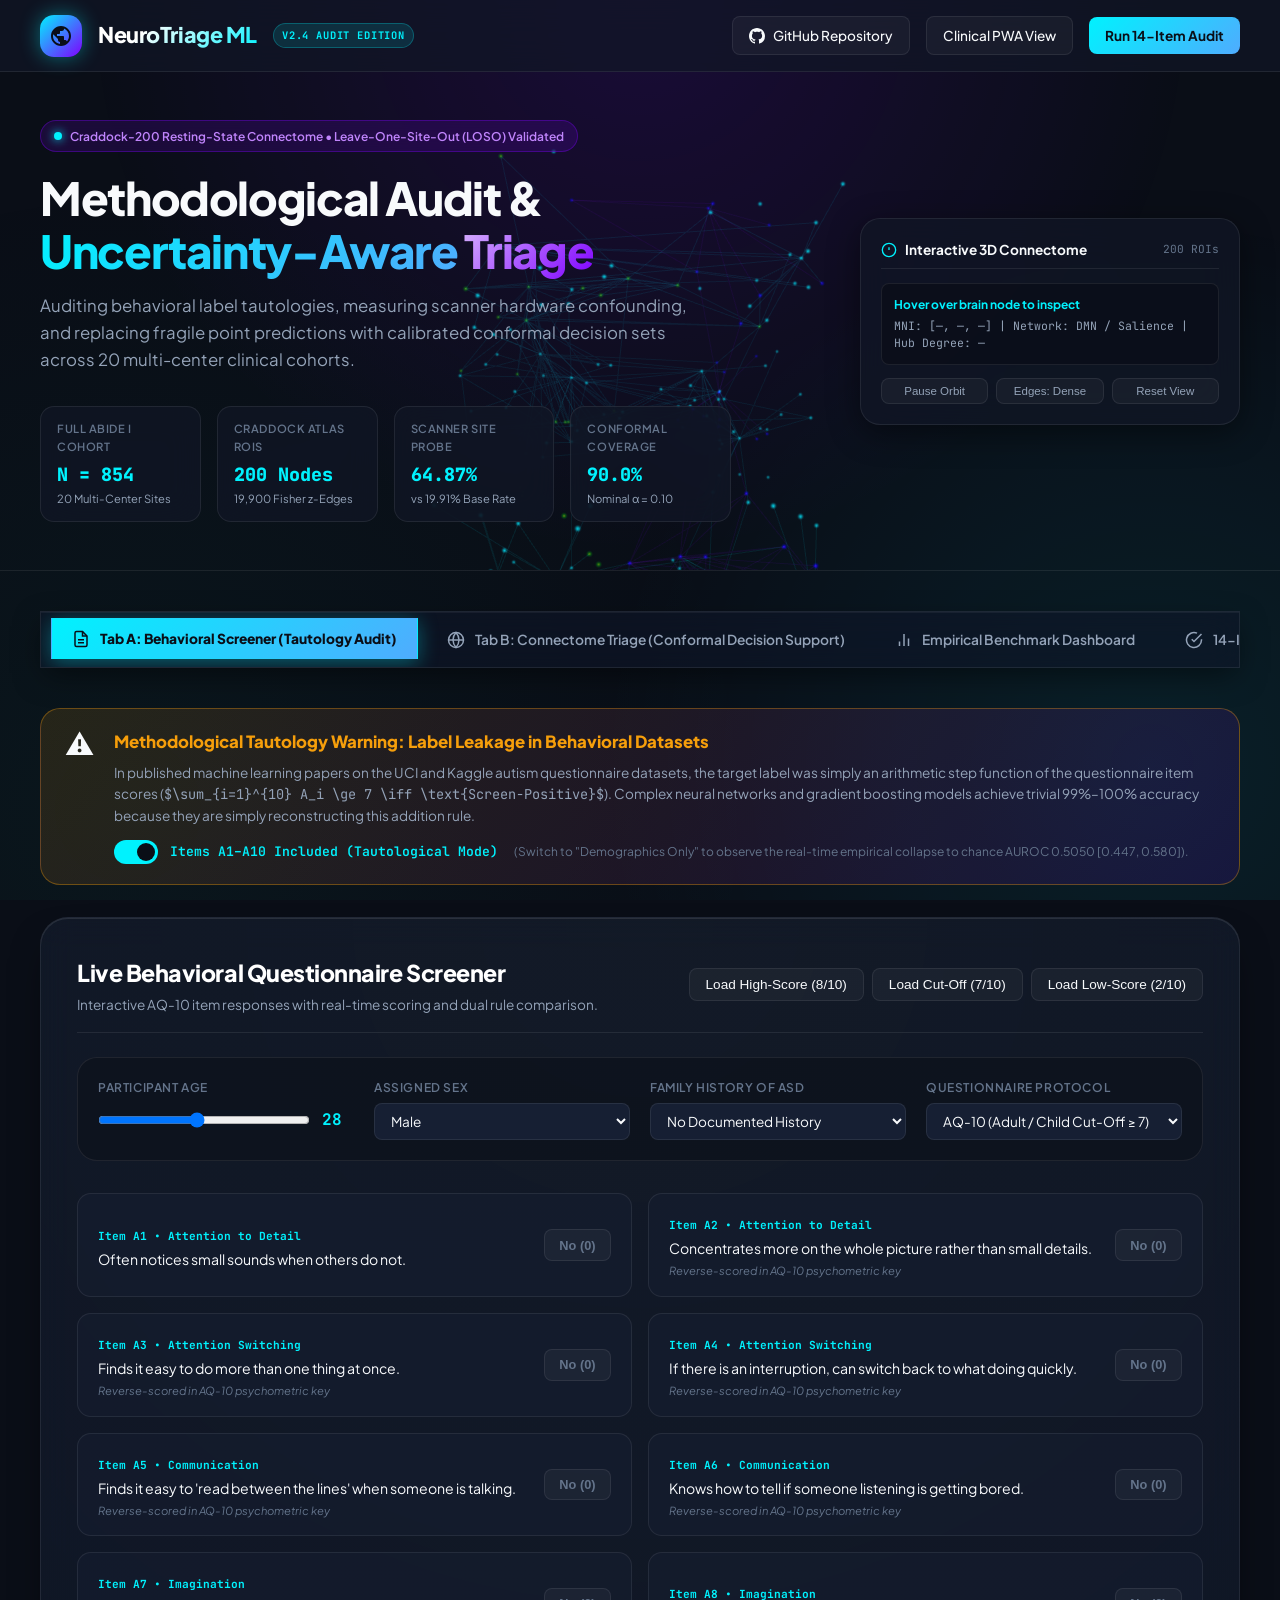
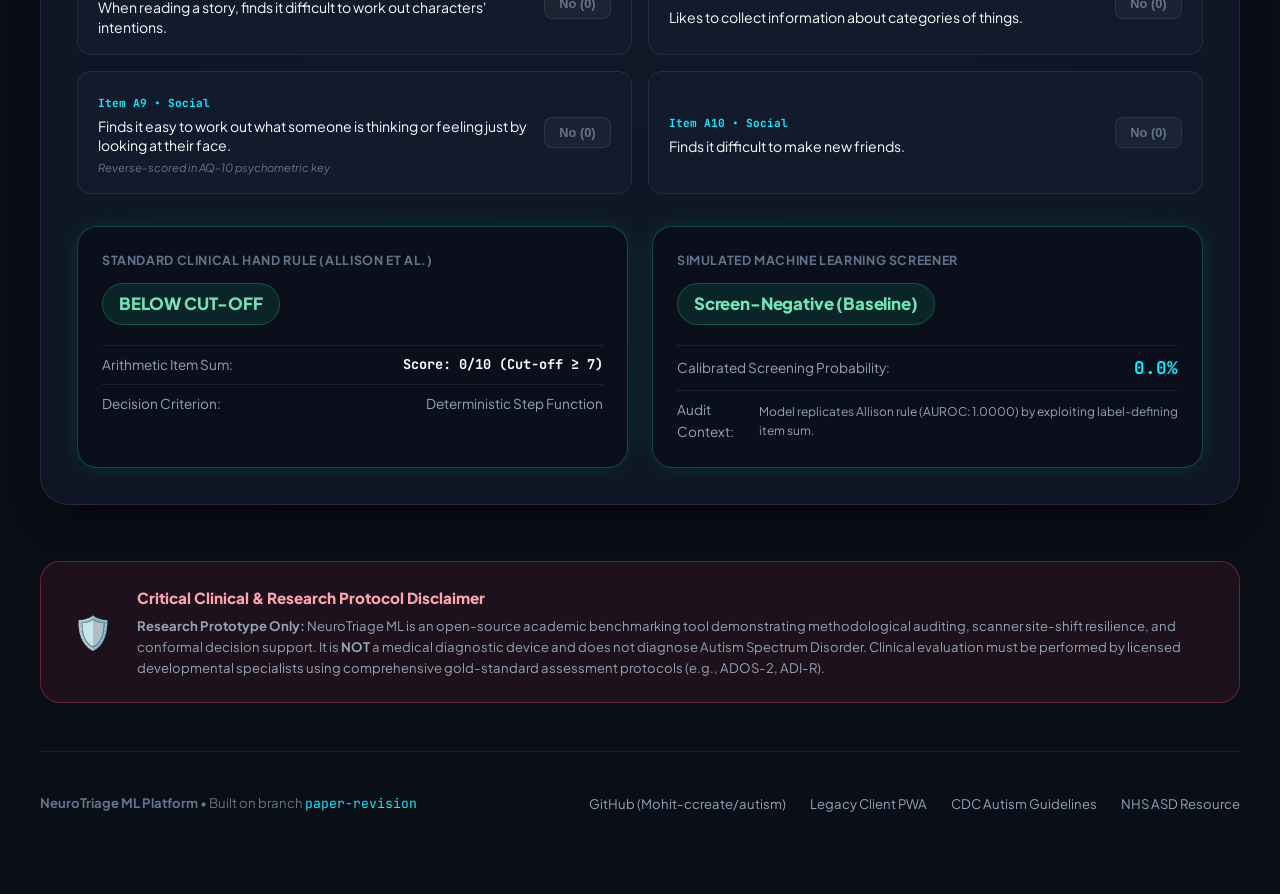
<file: webapp/neurotriage.html>
<!DOCTYPE html>
<html lang="en">
<head>
  <meta charset="UTF-8">
  <meta name="viewport" content="width=device-width, initial-scale=1.0">
  <title>NeuroTriage ML — Methodological Audit & Reproducible Benchmark for Autism Screening</title>
  
  <!-- Modern Typography from Google Fonts -->
  <link rel="preconnect" href="https://fonts.googleapis.com">
  <link rel="preconnect" href="https://fonts.gstatic.com" crossorigin>
  <link href="https://fonts.googleapis.com/css2?family=Inter:wght@400;500;600;700&family=JetBrains+Mono:wght@500;700;800&family=Plus+Jakarta+Sans:wght@600;700;800;900&display=swap" rel="stylesheet">
  
  <!-- Dedicated Obsidian Stylesheet -->
  <link rel="stylesheet" href="neurotriage.css">

  <!-- Local Offline-Ready Vendor Libraries -->
  <script src="vendor/three.min.js"></script>
  <script src="vendor/chart.umd.min.js"></script>
</head>
<body>

  <!-- Top Navigation Bar -->
  <header class="navbar">
    <div class="nav-brand">
      <div class="brand-icon">
        <svg viewBox="0 0 24 24">
          <path d="M12 2C6.48 2 2 6.48 2 12s4.48 10 10 10 10-4.48 10-10S17.52 2 12 2zm-1 17.93c-3.95-.49-7-3.85-7-7.93 0-.62.08-1.21.21-1.79L9 15v1c0 1.1.9 2 2 2v.93zm6.9-2.54c-.26-.81-1-1.39-1.9-1.39h-1v-3c0-.55-.45-1-1-1H8v-2h2c.55 0 1-.45 1-1V7h2c1.1 0 2-.9 2-2v-.41c2.93 1.19 5 4.06 5 7.41 0 2.08-.8 3.97-2.1 5.4z"/>
        </svg>
      </div>
      <div>
        <div class="brand-title">NeuroTriage ML</div>
      </div>
      <span class="brand-tag">v2.4 Audit Edition</span>
    </div>

    <div class="nav-links">
      <a href="https://github.com/Mohit-ccreate/autism" target="_blank" rel="noopener noreferrer" class="btn-nav">
        <svg width="16" height="16" viewBox="0 0 24 24" fill="currentColor">
          <path d="M12 0C5.37 0 0 5.37 0 12c0 5.31 3.435 9.795 8.205 11.385.6.105.825-.255.825-.57 0-.285-.015-1.23-.015-2.235-3.015.555-3.795-.735-4.035-1.41-.135-.345-.72-1.41-1.23-1.695-.42-.225-1.02-.78-.015-.795.945-.015 1.62.87 1.845 1.23 1.08 1.815 2.805 1.305 3.495.99.105-.78.42-1.305.765-1.605-2.67-.3-5.46-1.335-5.46-5.925 0-1.305.465-2.385 1.23-3.225-.12-.3-.54-1.53.12-3.18 0 0 1.005-.315 3.3 1.23.96-.27 1.98-.405 3-.405s2.04.135 3 .405c2.295-1.56 3.3-1.23 3.3-1.23.66 1.65.24 2.88.12 3.18.765.84 1.23 1.905 1.23 3.225 0 4.605-2.805 5.625-5.475 5.925.435.375.81 1.095.81 2.22 0 1.605-.015 2.895-.015 3.3 0 .315.225.69.825.57A12.02 12.02 0 0024 12c0-6.63-5.37-12-12-12z"/>
        </svg>
        GitHub Repository
      </a>
      <a href="index.html" class="btn-nav">
        Clinical PWA View
      </a>
      <a href="#tab-checklist" onclick="document.querySelector('[data-tab=\'tab-checklist\']').click()" class="btn-nav btn-primary">
        Run 14-Item Audit
      </a>
    </div>
  </header>

  <!-- Hero Section with Interactive 3D Three.js Connectome Lattice -->
  <section class="hero-section">
    <!-- WebGL 3D Brain Lattice Canvas -->
    <canvas id="canvas-connectome"></canvas>

    <div class="hero-overlay">
      <div class="hero-content">
        <div class="hero-badge">
          <div class="pulse-dot"></div>
          <span>Craddock-200 Resting-State Connectome • Leave-One-Site-Out (LOSO) Validated</span>
        </div>
        
        <h1 class="hero-heading">
          Methodological Audit & <br>
          <span class="gradient-cyan">Uncertainty-Aware</span> <span class="gradient-violet">Triage</span>
        </h1>

        <p class="hero-subtitle">
          Auditing behavioral label tautologies, measuring scanner hardware confounding, and replacing fragile point predictions with calibrated conformal decision sets across 20 multi-center clinical cohorts.
        </p>

        <!-- Live System Metric Badges -->
        <div class="hero-metrics-ribbon">
          <div class="ribbon-card">
            <div class="ribbon-label">Full ABIDE I Cohort</div>
            <div class="ribbon-val mono">N = 854</div>
            <div class="ribbon-sub">20 Multi-Center Sites</div>
          </div>
          <div class="ribbon-card">
            <div class="ribbon-label">Craddock Atlas ROIs</div>
            <div class="ribbon-val mono">200 Nodes</div>
            <div class="ribbon-sub">19,900 Fisher z-Edges</div>
          </div>
          <div class="ribbon-card">
            <div class="ribbon-label">Scanner Site Probe</div>
            <div class="ribbon-val mono">64.87%</div>
            <div class="ribbon-sub">vs 19.91% Base Rate</div>
          </div>
          <div class="ribbon-card">
            <div class="ribbon-label">Conformal Coverage</div>
            <div class="ribbon-val mono">90.0%</div>
            <div class="ribbon-sub">Nominal α = 0.10</div>
          </div>
        </div>
      </div>

      <!-- 3D Connectome Floating HUD Controls -->
      <div class="brain-hud">
        <div class="hud-header">
          <div class="hud-title">
            <svg width="16" height="16" viewBox="0 0 24 24" fill="none" stroke="var(--accent-cyan)" stroke-width="2">
              <circle cx="12" cy="12" r="10"></circle>
              <line x1="12" y1="8" x2="12" y2="12"></line>
              <line x1="12" y1="16" x2="12.01" y2="16"></line>
            </svg>
            Interactive 3D Connectome
          </div>
          <span style="font-size: 0.7rem; color: var(--text-muted); font-family: var(--font-mono);">200 ROIs</span>
        </div>

        <div class="hud-node-info">
          <div class="hud-node-name" id="hud-node-name">Hover over brain node to inspect</div>
          <div id="hud-node-meta" style="color: var(--text-secondary); font-family: var(--font-mono); font-size: 0.72rem;">
            MNI: [—, —, —] | Network: DMN / Salience | Hub Degree: —
          </div>
        </div>

        <div class="hud-controls-row">
          <button type="button" class="btn-hud-pill" id="btn-hud-pause">Pause Orbit</button>
          <button type="button" class="btn-hud-pill" id="btn-hud-density">Edges: Dense</button>
          <button type="button" class="btn-hud-pill" id="btn-hud-reset">Reset View</button>
        </div>
      </div>
    </div>
  </section>

  <!-- Main Interactive Application Workspace -->
  <main class="main-wrapper">

    <!-- Workspace Tabs Navigation -->
    <nav class="tab-nav" aria-label="Workspace Modules">
      <button type="button" class="tab-btn active" data-tab="tab-screener">
        <svg viewBox="0 0 24 24" fill="none" stroke-width="2">
          <path d="M14 2H6a2 2 0 0 0-2 2v16a2 2 0 0 0 2 2h12a2 2 0 0 0 2-2V8z"></path>
          <polyline points="14 2 14 8 20 8"></polyline>
          <line x1="16" y1="13" x2="8" y2="13"></line>
          <line x1="16" y1="17" x2="8" y2="17"></line>
        </svg>
        Tab A: Behavioral Screener (Tautology Audit)
      </button>

      <button type="button" class="tab-btn" data-tab="tab-connectome">
        <svg viewBox="0 0 24 24" fill="none" stroke-width="2">
          <circle cx="12" cy="12" r="10"></circle>
          <line x1="2" y1="12" x2="22" y2="12"></line>
          <path d="M12 2a15.3 15.3 0 0 1 4 10 15.3 15.3 0 0 1-4 10 15.3 15.3 0 0 1-4-10 15.3 15.3 0 0 1 4-10z"></path>
        </svg>
        Tab B: Connectome Triage (Conformal Decision Support)
      </button>

      <button type="button" class="tab-btn" data-tab="tab-charts">
        <svg viewBox="0 0 24 24" fill="none" stroke-width="2">
          <line x1="18" y1="20" x2="18" y2="10"></line>
          <line x1="12" y1="20" x2="12" y2="4"></line>
          <line x1="6" y1="20" x2="6" y2="14"></line>
        </svg>
        Empirical Benchmark Dashboard
      </button>

      <button type="button" class="tab-btn" data-tab="tab-checklist">
        <svg viewBox="0 0 24 24" fill="none" stroke-width="2">
          <path d="M22 11.08V12a10 10 0 1 1-5.93-9.14"></path>
          <polyline points="22 4 12 14.01 9 11.01"></polyline>
        </svg>
        14-Item Methodological Checklist
      </button>
    </nav>

    <!-- ======================================================================
         TAB A: LIVE BEHAVIORAL QUESTIONNAIRE SCREENER (TAUTOLOGY AUDIT)
         ====================================================================== -->
    <div class="tab-pane active" id="tab-screener">
      
      <!-- Critical Tautology Warning Banner -->
      <div class="tautology-warning-banner">
        <div class="warning-icon">⚠️</div>
        <div class="warning-text">
          <h3>Methodological Tautology Warning: Label Leakage in Behavioral Datasets</h3>
          <p>
            In published machine learning papers on the UCI and Kaggle autism questionnaire datasets, the target label was simply an arithmetic step function of the questionnaire item scores (<span class="mono">$\sum_{i=1}^{10} A_i \ge 7 \iff \text{Screen-Positive}$</span>). Complex neural networks and gradient boosting models achieve trivial 99%–100% accuracy because they are simply reconstructing this addition rule.
          </p>
          <div class="tautology-toggle-row">
            <label class="switch-label">
              <input type="checkbox" id="chk-tautology-mode" class="switch-input" checked>
              <div class="switch-track">
                <div class="switch-thumb"></div>
              </div>
              <span id="tautology-status-label" style="color: var(--accent-cyan); font-family: var(--font-mono); font-size: 0.82rem;">
                Items A1–A10 Included (Tautological Mode)
              </span>
            </label>
            <span style="font-size: 0.75rem; color: var(--text-muted);">
              (Switch to "Demographics Only" to observe the real-time empirical collapse to chance AUROC 0.5050 [0.447, 0.580]).
            </span>
          </div>
        </div>
      </div>

      <div class="card-panel">
        <div class="card-header">
          <div class="card-title-group">
            <h2>Live Behavioral Questionnaire Screener</h2>
            <p>Interactive AQ-10 item responses with real-time scoring and dual rule comparison.</p>
          </div>
          <div style="display: flex; gap: 0.5rem;">
            <button type="button" class="btn-nav" id="btn-preset-high">Load High-Score (8/10)</button>
            <button type="button" class="btn-nav" id="btn-preset-border">Load Cut-Off (7/10)</button>
            <button type="button" class="btn-nav" id="btn-preset-low">Load Low-Score (2/10)</button>
          </div>
        </div>

        <!-- Demographics Input Bar -->
        <div class="screener-demographics-bar">
          <div class="input-group">
            <label for="range-age">Participant Age</label>
            <div class="range-wrap">
              <input type="range" id="range-age" class="input-range" min="1" max="60" value="28">
              <span class="range-val" id="val-age">28</span>
            </div>
          </div>

          <div class="input-group">
            <label for="select-sex">Assigned Sex</label>
            <select id="select-sex" class="input-select">
              <option value="M">Male</option>
              <option value="F">Female</option>
              <option value="O">Other / Diverse</option>
            </select>
          </div>

          <div class="input-group">
            <label for="select-fam-history">Family History of ASD</label>
            <select id="select-fam-history" class="input-select">
              <option value="no">No Documented History</option>
              <option value="yes">First-Degree Relative</option>
            </select>
          </div>

          <div class="input-group">
            <label for="select-instrument">Questionnaire Protocol</label>
            <select id="select-instrument" class="input-select">
              <option value="aq10">AQ-10 (Adult / Child Cut-Off ≥ 7)</option>
              <option value="qchat10">Q-CHAT-10 (Toddler Cut-Off ≥ 4)</option>
            </select>
          </div>
        </div>

        <!-- 10-Item Binary Toggle Cards Grid -->
        <div class="questions-grid" id="questions-grid">
          <!-- Injected dynamically by neurotriage.js -->
        </div>

        <!-- Live Dual Comparison Results Box -->
        <div class="live-screener-results">
          <!-- Rule 1: Clinical Hand Rule -->
          <div class="result-badge-card neutral" id="card-hand-rule">
            <div class="badge-card-title">Standard Clinical Hand Rule (Allison et al.)</div>
            <div class="badge-status-pill status-amb" id="badge-hand-rule">CALCULATING...</div>
            <div class="badge-detail-row">
              <span>Arithmetic Item Sum:</span>
              <strong class="mono" id="txt-hand-sum" style="color: #FFF;">Score: 0/10 (Cut-off ≥ 7)</strong>
            </div>
            <div class="badge-detail-row">
              <span>Decision Criterion:</span>
              <span>Deterministic Step Function</span>
            </div>
          </div>

          <!-- Rule 2: Simulated Classifier Output -->
          <div class="result-badge-card neutral" id="card-ml-output">
            <div class="badge-card-title">Simulated Machine Learning Screener</div>
            <div class="badge-status-pill status-amb" id="badge-ml-output">CALCULATING...</div>
            <div class="badge-detail-row">
              <span>Calibrated Screening Probability:</span>
              <strong class="mono" id="txt-ml-prob" style="color: var(--accent-cyan); font-size: 1.1rem;">—</strong>
            </div>
            <div class="badge-detail-row">
              <span>Audit Context:</span>
              <span id="txt-ml-note" style="font-size: 0.75rem;">Evaluating...</span>
            </div>
          </div>
        </div>

      </div>
    </div>

    <!-- ======================================================================
         TAB B: CONNECTOME TRIAGE & CONFORMAL PREDICTION
         ====================================================================== -->
    <div class="tab-pane" id="tab-connectome">
      <div class="card-panel">
        <div class="card-header">
          <div class="card-title-group">
            <h2>Neuroimaging Connectome Triage (Craddock-200 Atlas)</h2>
            <p>Evaluating resting-state fMRI functional connectivity under Leave-One-Site-Out (LOSO) distribution shift.</p>
          </div>
          <span class="brand-tag">N = 854 • 20 Sites</span>
        </div>

        <div style="background: rgba(10, 14, 23, 0.4); border: 1px solid var(--border-glass); border-radius: var(--radius-md); padding: 1rem 1.25rem; margin-bottom: 2rem; font-size: 0.82rem; color: var(--text-secondary); line-height: 1.6;">
          <strong style="color: var(--accent-cyan);">Computational Context:</strong> High-dimensional 4D fMRI scans (Craddock-200 atlas yielding $\frac{200 \times 199}{2} = 19,900$ Fisher $z$-transformed correlation edges) require specialized cluster preprocessing pipelines. The module below evaluates precomputed validated participant vectors and demonstrates conformal prediction sets $\{0\}, \{1\}, \{0, 1\}$ at nominal $90\%$ confidence ($\alpha = 0.10$).
        </div>

        <div class="connectome-grid">
          <!-- Left Column: Patient Presets & Upload Zone -->
          <div>
            <h3 style="font-size: 0.95rem; font-weight: 700; color: #FFF; margin-bottom: 0.85rem;">
              1. Select Precomputed Patient Profile / Site
            </h3>

            <div class="preset-card-list">
              <div class="preset-item active" data-preset="nyu">
                <div class="preset-meta">
                  <h4>Site NYU Langone (Typical ASD Case)</h4>
                  <p>Siemens 3.0T Allegra • High DMN hyper-connectivity</p>
                </div>
                <span class="mono" style="color: var(--status-positive); font-weight: 700;">ASD Profile</span>
              </div>

              <div class="preset-item" data-preset="stanford">
                <div class="preset-meta">
                  <h4>Site Stanford Medical (Typical Control)</h4>
                  <p>GE 3.0T Signa • Balanced frontoparietal connectivity</p>
                </div>
                <span class="mono" style="color: var(--status-negative); font-weight: 700;">Control Profile</span>
              </div>

              <div class="preset-item" data-preset="ohsu">
                <div class="preset-meta">
                  <h4>Site OHSU (Borderline / Out-of-Distribution)</h4>
                  <p>Siemens 3.0T Tim Trio • Extreme scanner site shift</p>
                </div>
                <span class="mono" style="color: var(--status-ambiguous); font-weight: 700;">High Variance</span>
              </div>

              <div class="preset-item" data-preset="synthetic">
                <div class="preset-meta">
                  <h4>Synthetic Ambiguous Case</h4>
                  <p>Equidistant Centroid Connectome • Nonconformity outlier</p>
                </div>
                <span class="mono" style="color: var(--text-muted); font-weight: 700;">Ambiguous</span>
              </div>
            </div>

            <!-- Upload Connectome Zone -->
            <h3 style="font-size: 0.95rem; font-weight: 700; color: #FFF; margin-bottom: 0.85rem;">
              Or Upload Patient Connectome (CSV / NPY)
            </h3>
            <div class="upload-zone" id="connectome-dropzone">
              <svg viewBox="0 0 24 24" fill="none" stroke-width="2">
                <path d="M21 15v4a2 2 0 0 1-2 2H5a2 2 0 0 1-2-2v-4"></path>
                <polyline points="17 8 12 3 7 8"></polyline>
                <line x1="12" y1="3" x2="12" y2="15"></line>
              </svg>
              <div style="font-weight: 600; font-size: 0.85rem; color: var(--text-primary);" id="upload-status-text">
                Drop 200x200 Correlation Matrix or 19,900 Fisher Vector
              </div>
              <div style="font-size: 0.72rem; color: var(--text-muted); margin-top: 0.25rem;">
                Supports .csv, .npy, and .json connectome formats (100% private in-browser)
              </div>
              <input type="file" id="connectome-file-input" style="display: none;" accept=".csv,.npy,.json">
            </div>

            <!-- Model Family Selector -->
            <h3 style="font-size: 0.95rem; font-weight: 700; color: #FFF; margin: 1.5rem 0 0.85rem;">
              2. Classifier Architecture
            </h3>
            <div class="model-selector-grid">
              <button type="button" class="btn-model-select active" data-model="rf">Random Forest (0.7003 AUROC)</button>
              <button type="button" class="btn-model-select" data-model="lgbm">LightGBM (0.6992 AUROC)</button>
              <button type="button" class="btn-model-select" data-model="ae">Autoencoder (0.6820 AUROC)</button>
              <button type="button" class="btn-model-select" data-model="svm">Linear SVM (0.6765 AUROC)</button>
              <button type="button" class="btn-model-select" data-model="lr">Logistic Reg (0.6593 AUROC)</button>
              <button type="button" class="btn-model-select" data-model="et">Extra Trees (0.6867 AUROC)</button>
            </div>
          </div>

          <!-- Right Column: Conformal Decision Support Output & Clinical Summary -->
          <div class="triage-output-column">
            <div class="triage-output-panel">
              <h3 style="font-size: 0.95rem; font-weight: 700; color: #FFF;">
                Conformal Prediction & Three-Way Triage Output
              </h3>

              <!-- 3-Way Triage Hero Status Banner -->
              <div class="triage-hero-status screen-pos" id="triage-status-box">
                <div class="triage-status-title" id="triage-status-title">Screen-Positive (Elevated Likelihood)</div>
                <div class="triage-status-desc" id="triage-status-desc">
                  High posterior cingulate hyper-connectivity pattern. Singleton set at 90% confidence.
                </div>
              </div>

              <!-- Mathematical Conformal Set Box -->
              <div class="conformal-set-box">
                <div>
                  <div style="font-size: 0.75rem; text-transform: uppercase; color: var(--text-muted); font-weight: 700; margin-bottom: 0.25rem;">
                    Conformal Prediction Set (α = 0.10)
                  </div>
                  <div class="conformal-math" id="conformal-math-set">C_0.10(x) = {1}</div>
                </div>
                <div class="conformal-badge">90.0% Coverage Guarantee</div>
              </div>

              <!-- Key Metrics Grid -->
              <div class="triage-metrics-row">
                <div class="metric-stat-box">
                  <div class="val" id="triage-val-prob">84.2%</div>
                  <div class="lbl">Calibrated Posterior $P(\text{ASD} \mid x)$</div>
                </div>
                <div class="metric-stat-box">
                  <div class="val" id="triage-val-nonconf">0.158</div>
                  <div class="lbl">Nonconformity Score $s_i$</div>
                </div>
                <div class="metric-stat-box">
                  <div class="val" id="triage-val-burden">59.5%</div>
                  <div class="lbl">Empirical Referral Burden</div>
                </div>
              </div>

              <div style="background: rgba(255, 255, 255, 0.03); border: 1px solid var(--border-glass); border-radius: var(--radius-md); padding: 1rem; font-size: 0.78rem; color: var(--text-secondary); line-height: 1.55;">
                <strong style="color: #FFF;">Clinical Safety Principle:</strong> Under Leave-One-Site-Out (LOSO) deployment, uncalibrated models force a binary classification on every subject, resulting in high misclassification rates. Our three-way triage policy abstains on ambiguous cases (yielding $\{0, 1\}$), referring 59.5% of cases for expert specialist evaluation and raising decided accuracy to <strong>67.9%</strong>.
              </div>
            </div>

            <!-- PART 2: Patient-Friendly Clinical Interpretation Card -->
            <div class="clinical-summary-card" id="patient-clinical-summary-card">
              <div class="summary-card-header">
                <div class="summary-title-group">
                  <span class="summary-badge-icon">📋</span>
                  <div>
                    <h3 class="summary-card-title">Patient-Friendly Clinical Interpretation</h3>
                    <p class="summary-card-subtitle">Plain-English explanation of mathematical conformal prediction</p>
                  </div>
                </div>
                <span class="summary-status-tag status-pos" id="summary-status-tag">ASD Pattern {1}</span>
              </div>

              <div class="summary-bullets-container">
                <!-- Bullet 1: What this result means -->
                <div class="summary-bullet-item">
                  <div class="bullet-icon-box" id="bullet-icon-meaning">🔍</div>
                  <div class="bullet-content">
                    <div class="bullet-heading">What this result means</div>
                    <p class="bullet-text" id="summary-meaning-text">
                      The neural connectivity pattern aligns with traits commonly observed in autistic individuals in the research cohort.
                    </p>
                  </div>
                </div>

                <!-- Bullet 2: Statistical Confidence (Conformal Guarantee) -->
                <div class="summary-bullet-item">
                  <div class="bullet-icon-box">🛡️</div>
                  <div class="bullet-content">
                    <div class="bullet-heading">Statistical Confidence (Conformal Guarantee)</div>
                    <p class="bullet-text" id="summary-confidence-text">
                      This result meets a 90% statistical safety standard. Because safety is prioritized, the system abstains rather than giving a forced guess when confidence is insufficient.
                    </p>
                  </div>
                </div>

                <!-- Bullet 3: Recommended Next Step -->
                <div class="summary-bullet-item">
                  <div class="bullet-icon-box" id="bullet-icon-action">🩺</div>
                  <div class="bullet-content">
                    <div class="bullet-heading">Recommended Next Step</div>
                    <p class="bullet-text" id="summary-nextstep-text">
                      Share these findings with a licensed developmental pediatrician or clinical psychologist for comprehensive gold-standard evaluation (ADOS-2 / ADI-R).
                    </p>
                  </div>
                </div>
              </div>

              <div class="summary-action-footer">
                <button type="button" id="btn-download-clinical-summary" class="btn-download-summary">
                  <svg width="16" height="16" viewBox="0 0 24 24" fill="none" stroke="currentColor" stroke-width="2">
                    <path d="M21 15v4a2 2 0 0 1-2 2H5a2 2 0 0 1-2-2v-4"></path>
                    <polyline points="7 10 12 15 17 10"></polyline>
                    <line x1="12" y1="15" x2="12" y2="3"></line>
                  </svg>
                  <span>Download Plain-English Summary (PDF / Text)</span>
                </button>
                <span class="summary-disclaimer-sub">Research screening aid • Non-diagnostic</span>
              </div>
            </div>
          </div>
        </div>

      </div>
    </div>

    <!-- ======================================================================
         TAB C: EMPIRICAL BENCHMARK DASHBOARD
         ====================================================================== -->
    <div class="tab-pane" id="tab-charts">
      <div class="card-panel">
        <div class="card-header">
          <div class="card-title-group">
            <h2>Empirical Benchmark & Methodological Audit Dashboard</h2>
            <p>Every number traces to verified JSON execution logs in results/.</p>
          </div>
          <span class="brand-tag">Verified Runs</span>
        </div>

        <div class="charts-grid">
          <!-- Chart 1: Feature Collapse -->
          <div class="chart-card">
            <div class="chart-header">
              <h3>Chart 1: Behavioral Feature Collapse (The Tautology Proof)</h3>
              <p>AUROC collapses to chance when removing label-defining questionnaire items.</p>
            </div>
            <div class="chart-canvas-wrap">
              <canvas id="chart-feature-collapse"></canvas>
            </div>
            <div class="chart-stat-callout">
              <strong>Audit Finding:</strong> When questionnaire items are retained, models achieve trivial 100% accuracy replicating the $\sum A_i \ge 7$ cutoff. Demographics alone yield AUROC = 0.5050 [0.447, 0.580], confirming no latent demographic signal.
            </div>
          </div>

          <!-- Chart 2: LOSO vs Random CV Leaderboard -->
          <div class="chart-card">
            <div class="chart-header">
              <h3>Chart 2: LOSO vs Random CV Leaderboard (Full ABIDE I, N=854)</h3>
              <p>Comparing out-of-site generalization against pooled random splits across 8 architectures.</p>
            </div>
            <div class="chart-canvas-wrap">
              <canvas id="chart-loso-leaderboard"></canvas>
            </div>
            <div class="chart-stat-callout">
              <strong>Headline Benchmark:</strong> Random Forest leads with 0.7003 AUROC under LOSO. Deep models and logistic regression show small negative generalization gaps due to scanner hardware distribution shift across the 20 sites.
            </div>
          </div>

          <!-- Chart 3: Scanner Decodability Probe -->
          <div class="chart-card">
            <div class="chart-header">
              <h3>Chart 3: Scanner Decodability Probe</h3>
              <p>Connectomes predict physical scanner hardware stronger than clinical diagnosis.</p>
            </div>
            <div class="chart-canvas-wrap">
              <canvas id="chart-site-probe"></canvas>
            </div>
            <div class="chart-stat-callout">
              <strong>Confound Finding:</strong> Connectome features decode scanner identity with 64.87% top-1 accuracy (vs 19.91% majority-site base rate, 5.0% chance), explaining why random CV leaks scanner identity across train/test splits.
            </div>
          </div>

          <!-- Chart 4: Harmonization Breakdown -->
          <div class="chart-card">
            <div class="chart-header">
              <h3>Chart 4: Harmonization Breakdown (ComBat Audit)</h3>
              <p>Paired bootstrap test comparing Raw vs In-Fold ComBat vs Leaky Full-Data ComBat.</p>
            </div>
            <div class="chart-canvas-wrap">
              <canvas id="chart-harmonization"></canvas>
            </div>
            <div class="chart-stat-callout">
              <strong>Statistical Honesty:</strong> Paired bootstrap $\Delta = +0.0156$ [$-0.0013, 0.0328$], $p = 0.0710$ ($p_{\text{holm}} = 0.2840$). Leaky ComBat does not produce a statistically detectable inflation on this dataset.
            </div>
          </div>
        </div>

      </div>
    </div>

    <!-- ======================================================================
         TAB D: 14-ITEM METHODOLOGICAL CHECKLIST
         ====================================================================== -->
    <div class="tab-pane" id="tab-checklist">
      <div class="card-panel">
        <div class="card-header">
          <div class="card-title-group">
            <h2>14-Item Methodological Checklist for ML Autism Screening</h2>
            <p>Peer-review compliance criteria for detecting leakage, confounding, and evaluation flaws.</p>
          </div>
          <div style="display: flex; gap: 0.5rem;">
            <button type="button" class="btn-nav" id="btn-chk-all">Select All (14/14)</button>
            <button type="button" class="btn-nav" id="btn-chk-reset">Reset</button>
            <button type="button" class="btn-nav btn-primary" id="btn-chk-export">Export Audit (.json)</button>
          </div>
        </div>

        <div class="checklist-container">
          <!-- 14 Interactive Checklist Items -->
          <div class="checklist-items-list" id="checklist-items-list">
            <!-- Injected dynamically by neurotriage.js -->
          </div>

          <!-- Integrity Score Gauge Card -->
          <div class="integrity-score-card">
            <h3 style="font-size: 0.9rem; font-weight: 700; color: var(--text-muted); text-transform: uppercase; letter-spacing: 0.05em;">
              Methodological Integrity Score
            </h3>

            <div class="ring-container">
              <svg width="160" height="160" viewBox="0 0 160 160">
                <circle class="ring-circle-bg" cx="80" cy="80" r="70" stroke-width="12" fill="none"></circle>
                <circle class="ring-circle-val" id="ring-score-circle" cx="80" cy="80" r="70" stroke-width="12" fill="none"
                        stroke-dasharray="440" stroke-dashoffset="0" transform="rotate(-90 80 80)"></circle>
              </svg>
              <div class="ring-text">
                <div class="ring-number" id="ring-score-number">14</div>
                <div class="ring-denom" id="ring-score-denom">of 14 (100%)</div>
              </div>
            </div>

            <div class="integrity-tier-badge" id="integrity-tier-badge" style="background: rgba(16, 185, 129, 0.15); color: #6EE7B7; border: 1px solid rgba(16, 185, 129, 0.35);">
              GOLD STANDARD REPRODUCIBLE BENCHMARK
            </div>

            <p style="font-size: 0.75rem; color: var(--text-secondary); line-height: 1.5; margin-top: 0.5rem;">
              Click checklist items to audit any external study. Studies failing items 1, 2, or 5 possess critical risks of reporting artificially inflated performance.
            </p>
          </div>
        </div>

      </div>
    </div>

    <!-- Clinical & Safety Disclaimer Box -->
    <div class="clinical-disclaimer-box">
      <div class="disclaimer-icon">🛡️</div>
      <div class="disclaimer-content">
        <h4>Critical Clinical & Research Protocol Disclaimer</h4>
        <p>
          <strong>Research Prototype Only:</strong> NeuroTriage ML is an open-source academic benchmarking tool demonstrating methodological auditing, scanner site-shift resilience, and conformal decision support. It is <strong>NOT</strong> a medical diagnostic device and does not diagnose Autism Spectrum Disorder. Clinical evaluation must be performed by licensed developmental specialists using comprehensive gold-standard assessment protocols (e.g., ADOS-2, ADI-R).
        </p>
      </div>
    </div>

    <!-- Footer -->
    <footer class="app-footer">
      <div>
        <strong>NeuroTriage ML Platform</strong> • Built on branch <span class="mono" style="color: var(--accent-cyan);">paper-revision</span>
      </div>
      <div class="footer-links">
        <a href="https://github.com/Mohit-ccreate/autism" target="_blank" rel="noopener noreferrer">GitHub (Mohit-ccreate/autism)</a>
        <a href="index.html">Legacy Client PWA</a>
        <a href="https://www.cdc.gov/autism/" target="_blank" rel="noopener noreferrer">CDC Autism Guidelines</a>
        <a href="https://www.nhs.uk/conditions/autism/" target="_blank" rel="noopener noreferrer">NHS ASD Resource</a>
      </div>
    </footer>

  </main>

  <!-- Script Initialization -->
  <script src="neurotriage.js"></script>
</body>
</html>
</file>
<file: webapp/style.css>
/* ==========================================================================
   ASD Clinical Screening & Research Platform - Stylesheet (Phase 3 Complete)
   Futuristic Dark Glassmorphism, Accessibility, Dyslexia Font, High Contrast
   ========================================================================== */

:root {
  --bg-primary: #0a0f1d;
  --bg-secondary: #0f172a;
  --bg-card: rgba(15, 23, 42, 0.75);
  --bg-card-hover: rgba(30, 41, 59, 0.85);
  --border-subtle: rgba(255, 255, 255, 0.1);
  --border-glow: rgba(59, 130, 246, 0.3);
  
  --text-primary: #f8fafc;
  --text-secondary: #94a3b8;
  --text-muted: #64748b;
  
  --accent-cyan: #06b6d4;
  --accent-blue: #3b82f6;
  --accent-indigo: #6366f1;
  --accent-purple: #8b5cf6;
  --accent-emerald: #10b981;
  --accent-amber: #f59e0b;
  --accent-rose: #f43f5e;
  
  --glass-blur: blur(16px);
  --shadow-sm: 0 4px 6px -1px rgba(0, 0, 0, 0.3);
  --shadow-lg: 0 10px 25px -5px rgba(0, 0, 0, 0.5), 0 8px 10px -6px rgba(0, 0, 0, 0.5);
  --shadow-glow: 0 0 25px rgba(59, 130, 246, 0.2);
  
  --radius-sm: 8px;
  --radius-md: 12px;
  --radius-lg: 18px;
  --radius-full: 9999px;
  
  --transition-fast: 0.15s ease;
  --transition-normal: 0.3s ease;
  --base-font-size: 1rem;
}

/* Sensory-Friendly / Calm Mode Overrides */
body.sensory-friendly {
  --bg-primary: #1e293b;
  --bg-secondary: #0f172a;
  --bg-card: #1e293b;
  --border-subtle: #334155;
  --border-glow: #475569;
  --text-primary: #f1f5f9;
  --text-secondary: #cbd5e1;
  --glass-blur: none;
  --shadow-glow: none;
}

body.sensory-friendly * {
  animation: none !important;
  transform: none !important;
  transition: background-color 0.1s ease, color 0.1s ease !important;
}

/* Dyslexia-Friendly Font Mode */
body.dyslexia-font {
  font-family: 'OpenDyslexic', 'Comic Sans MS', 'Verdana', sans-serif !important;
  letter-spacing: 0.05em !important;
  word-spacing: 0.1em !important;
  line-height: 1.8 !important;
}

/* High Contrast Mode (WCAG AAA) */
body.high-contrast {
  --bg-primary: #000000 !important;
  --bg-secondary: #000000 !important;
  --bg-card: #050505 !important;
  --bg-card-hover: #111111 !important;
  --text-primary: #ffffff !important;
  --text-secondary: #ffff00 !important; /* Vivid Yellow */
  --text-muted: #00ffff !important;     /* Cyan */
  --border-subtle: #ffffff !important;
  --border-glow: #ffff00 !important;
  --accent-blue: #00ffff !important;
  --accent-cyan: #00ff00 !important;
  --accent-rose: #ff3333 !important;
  --glass-blur: none !important;
  --shadow-glow: none !important;
}

body.high-contrast button, 
body.high-contrast select,
body.high-contrast input {
  border: 2px solid #ffffff !important;
  color: #ffffff !important;
}

body.high-contrast .glass-card,
body.high-contrast .profile-grid .glass-card,
body.high-contrast .profile-preview-sticky {
  background: #000000 !important;
  border: 2px solid #ffffff !important;
  box-shadow: none !important;
}

body.high-contrast #about-me-card-content {
  background: #050505 !important;
  border: 2px solid #00ffff !important;
  color: #ffffff !important;
}

body.high-contrast .nav-tabs-container {
  background: #000000 !important;
  border: 2px solid #ffffff !important;
}

body.high-contrast .tab-btn.active {
  background: #222222 !important;
  border: 2px solid #00ffff !important;
  color: #00ffff !important;
}

body.dyslexia-font #about-me-card-content,
body.dyslexia-font .profile-grid label {
  letter-spacing: 0.04em !important;
  line-height: 1.8 !important;
}

/* Font Size Scales */
body.text-lg {
  font-size: 1.15rem;
}

body.text-xl {
  font-size: 1.3rem;
}

/* Base Styles */
* {
  box-sizing: border-box;
  margin: 0;
  padding: 0;
}

body {
  font-family: -apple-system, BlinkMacSystemFont, "Segoe UI", Roboto, "Helvetica Neue", Arial, sans-serif;
  background-color: var(--bg-primary);
  color: var(--text-primary);
  min-height: 100vh;
  line-height: 1.5;
  overflow-x: hidden;
  position: relative;
}

/* Skip link for keyboard accessibility */
.skip-link {
  position: absolute;
  top: -40px;
  left: 0;
  background: var(--accent-blue);
  color: #fff;
  padding: 8px;
  z-index: 100;
  text-decoration: none;
  font-weight: 700;
  border-radius: var(--radius-sm);
}

.skip-link:focus {
  top: 10px;
  left: 10px;
}

/* Keyboard focus indicators */
*:focus-visible {
  outline: 3px solid var(--accent-cyan) !important;
  outline-offset: 2px !important;
}

/* Background Ambient Glow */
.ambient-glow {
  position: fixed;
  top: -20%;
  left: 30%;
  width: 600px;
  height: 600px;
  background: radial-gradient(circle, rgba(59, 130, 246, 0.12) 0%, rgba(99, 102, 241, 0.05) 45%, transparent 70%);
  filter: blur(80px);
  pointer-events: none;
  z-index: 0;
}

/* Header & Badges */
.app-header {
  position: sticky;
  top: 0;
  z-index: 50;
  background: rgba(10, 15, 29, 0.85);
  backdrop-filter: blur(16px);
  -webkit-backdrop-filter: blur(16px);
  border-bottom: 1px solid rgba(255, 255, 255, 0.08);
  padding: 0.75rem 1.5rem;
  box-shadow: 0 4px 30px rgba(0, 0, 0, 0.5);
}

.header-container {
  max-width: 1400px;
  margin: 0 auto;
  display: flex;
  align-items: center;
  justify-content: space-between;
  flex-wrap: wrap;
  gap: 1.25rem;
}

.header-branding-block {
  display: flex;
  align-items: center;
  gap: 1.5rem;
  flex-wrap: wrap;
}

.header-floating-utilities {
  display: flex;
  align-items: center;
  gap: 0.75rem;
  flex-wrap: wrap;
}

.logo-section {
  display: flex;
  align-items: center;
  gap: 0.75rem;
}

.logo-icon {
  width: 38px;
  height: 38px;
  border-radius: var(--radius-md);
  background: linear-gradient(135deg, var(--accent-blue), var(--accent-cyan));
  display: flex;
  align-items: center;
  justify-content: center;
  box-shadow: 0 0 15px rgba(6, 182, 212, 0.4);
}

.logo-text h1 {
  font-size: 1.15rem;
  font-weight: 700;
  letter-spacing: -0.02em;
  background: linear-gradient(90deg, #fff, #93c5fd);
  -webkit-background-clip: text;
  -webkit-text-fill-color: transparent;
}

.logo-text span {
  font-size: 0.75rem;
  color: var(--accent-cyan);
  text-transform: uppercase;
  letter-spacing: 0.05em;
  font-weight: 600;
}

.header-badges {
  display: flex;
  align-items: center;
  gap: 0.5rem;
  flex-wrap: wrap;
}

.badge {
  display: inline-flex;
  align-items: center;
  gap: 0.35rem;
  padding: 0.3rem 0.65rem;
  border-radius: var(--radius-full);
  font-size: 0.75rem;
  font-weight: 600;
  border: 1px solid transparent;
}

.badge-trained {
  background: rgba(16, 185, 129, 0.15);
  border-color: rgba(16, 185, 129, 0.3);
  color: #34d399;
}

.badge-demo {
  background: rgba(245, 158, 11, 0.15);
  border-color: rgba(245, 158, 11, 0.3);
  color: #fbbf24;
}

.badge-privacy {
  background: rgba(59, 130, 246, 0.15);
  border-color: rgba(59, 130, 246, 0.3);
  color: #93c5fd;
}

.header-controls {
  display: flex;
  align-items: center;
  gap: 0.4rem;
  flex-wrap: wrap;
}

.btn-control {
  background: var(--bg-card);
  border: 1px solid var(--border-subtle);
  color: var(--text-secondary);
  padding: 0.4rem 0.75rem;
  border-radius: var(--radius-sm);
  font-size: 0.8rem;
  cursor: pointer;
  display: flex;
  align-items: center;
  gap: 0.4rem;
  transition: var(--transition-fast);
}

.btn-control:hover {
  background: var(--bg-card-hover);
  color: var(--text-primary);
  border-color: var(--accent-blue);
}

.btn-control.active {
  background: var(--accent-blue);
  color: #fff;
  border-color: var(--accent-blue);
}

.select-control {
  background: var(--bg-card);
  border: 1px solid var(--border-subtle);
  color: var(--text-primary);
  padding: 0.4rem 0.65rem;
  border-radius: var(--radius-sm);
  font-size: 0.8rem;
  cursor: pointer;
  outline: none;
}

/* Accessibility Toolbar Floating Pill Group */
.accessibility-bar {
  background: rgba(15, 23, 42, 0.65);
  backdrop-filter: blur(12px);
  -webkit-backdrop-filter: blur(12px);
  border: 1px solid rgba(255, 255, 255, 0.08);
  border-radius: var(--radius-full);
  padding: 0.25rem 0.5rem;
  display: flex;
  align-items: center;
  gap: 0.35rem;
  box-shadow: 0 4px 15px rgba(0, 0, 0, 0.25);
}

.accessibility-label {
  font-size: 0.8rem;
  padding: 0 0.25rem;
  color: var(--accent-cyan);
}

.access-btn {
  padding: 0.25rem 0.55rem;
  font-size: 0.72rem;
  border-radius: var(--radius-full);
  background: rgba(255, 255, 255, 0.04);
  border: 1px solid transparent;
  color: #cbd5e1;
  transition: all 0.2s ease;
}

.access-btn:hover {
  background: rgba(255, 255, 255, 0.1);
  color: #ffffff;
  border-color: rgba(255, 255, 255, 0.15);
}

/* Clinical Banner - Low-Profile Amber Glass Callout */
.clinical-disclaimer-banner {
  background: rgba(245, 158, 11, 0.07);
  border: 1px solid rgba(245, 158, 11, 0.22);
  backdrop-filter: blur(12px);
  -webkit-backdrop-filter: blur(12px);
  border-radius: var(--radius-md);
  padding: 0.65rem 1.25rem;
  margin: 1rem auto 0.5rem auto;
  max-width: 1400px;
  font-size: 0.8rem;
  line-height: 1.5;
  color: #fde68a;
  display: flex;
  align-items: center;
  justify-content: center;
  gap: 0.6rem;
  text-align: center;
  box-shadow: 0 4px 20px -2px rgba(0, 0, 0, 0.35), inset 0 1px 0 rgba(254, 240, 138, 0.1);
}

/* Main Container & Layout */
.main-wrapper {
  max-width: 1400px;
  margin: 1.5rem auto;
  padding: 0 1.5rem 5rem 1.5rem;
  position: relative;
  z-index: 10;
}

/* Nav Tabs Floating Pill Container */
.nav-tabs-container {
  display: flex;
  flex-wrap: wrap;
  gap: 0.5rem;
  overflow-x: hidden;
  width: 100%;
  max-width: 100%;
  align-items: center;
  padding: 0.45rem 0.65rem;
  margin-bottom: 1.5rem;
  scrollbar-width: none; /* Firefox */
  -ms-overflow-style: none; /* IE and Edge */
  background: rgba(15, 23, 42, 0.55);
  backdrop-filter: blur(12px);
  -webkit-backdrop-filter: blur(12px);
  border: 1px solid rgba(255, 255, 255, 0.08);
  border-radius: var(--radius-full);
  box-shadow: 0 10px 25px -5px rgba(0, 0, 0, 0.4), inset 0 1px 0 rgba(255, 255, 255, 0.05);
}

.nav-tabs-container::-webkit-scrollbar {
  display: none; /* Chrome, Safari, Opera */
}

.tab-btn {
  background: transparent;
  border: 1px solid transparent;
  color: var(--text-secondary);
  padding: 0.45rem 0.95rem;
  font-size: 0.83rem;
  font-weight: 600;
  border-radius: var(--radius-full);
  cursor: pointer;
  display: flex;
  align-items: center;
  gap: 0.45rem;
  white-space: nowrap;
  transition: all 0.25s cubic-bezier(0.16, 1, 0.3, 1);
}

.tab-btn:hover {
  color: var(--text-primary);
  background: rgba(255, 255, 255, 0.06);
  border-color: rgba(255, 255, 255, 0.12);
}

.tab-btn.active {
  color: #fff;
  background: linear-gradient(135deg, rgba(6, 182, 212, 0.22), rgba(59, 130, 246, 0.28));
  border: 1px solid rgba(56, 189, 248, 0.45);
  box-shadow: 0 0 16px rgba(56, 189, 248, 0.25), inset 0 1px 0 rgba(255, 255, 255, 0.2);
}

/* Tab Panels */
.tab-panel {
  display: none;
}

.tab-panel.active {
  display: block;
}

/* Grid Layouts - Anti-Cramping Responsive Grids */
.grid-2col,
.profile-section,
.profile-grid {
  display: grid;
  grid-template-columns: repeat(auto-fit, minmax(320px, 1fr));
  gap: 1.5rem;
  align-items: start;
  width: 100%;
}

.profile-preview-sticky {
  position: sticky;
  top: 1.5rem;
  align-self: start;
}

/* Feature Attribution Breakdown */
.feature-attr-item {
  display: flex;
  flex-direction: column;
  gap: 0.35rem;
}

.feature-attr-header {
  display: flex;
  justify-content: space-between;
  align-items: center;
  font-size: 0.82rem;
}

.feature-attr-track {
  width: 100%;
  height: 8px;
  background: rgba(255, 255, 255, 0.08);
  border-radius: 9999px;
  overflow: hidden;
  position: relative;
}

.feature-attr-fill {
  height: 100%;
  border-radius: 9999px;
  transition: width 0.5s cubic-bezier(0.16, 1, 0.3, 1);
}

.feature-attr-desc {
  font-size: 0.74rem;
  color: var(--text-secondary);
}

/* Glass Card with Anti-Gravity Floating Depth */
.glass-card {
  background: radial-gradient(135% 135% at 50% 0%, rgba(30, 41, 59, 0.45) 0%, rgba(15, 23, 42, 0.6) 100%);
  backdrop-filter: var(--glass-blur);
  -webkit-backdrop-filter: var(--glass-blur);
  border: 1px solid rgba(255, 255, 255, 0.08);
  border-radius: var(--radius-lg);
  padding: 1.5rem;
  box-shadow: 0 20px 40px -15px rgba(0, 0, 0, 0.7), inset 0 1px 0 rgba(255, 255, 255, 0.1);
  position: relative;
  overflow: hidden;
  transition: transform 0.3s cubic-bezier(0.16, 1, 0.3, 1), box-shadow 0.3s ease, border-color 0.3s ease;
}

.glass-card:hover {
  transform: translateY(-3px);
  border-color: rgba(56, 189, 248, 0.25);
  box-shadow: 0 25px 50px -12px rgba(0, 0, 0, 0.8), 0 0 20px rgba(56, 189, 248, 0.1), inset 0 1px 0 rgba(255, 255, 255, 0.15);
}

.card-header {
  display: flex;
  align-items: center;
  justify-content: space-between;
  margin-bottom: 1.25rem;
}

.card-title {
  font-size: 1.05rem;
  font-weight: 700;
  display: flex;
  align-items: center;
  gap: 0.5rem;
  color: #fff;
}

/* 3D Brain View Container - Holographic Viewport */
.brain-canvas-container {
  height: 380px;
  width: 100%;
  border-radius: var(--radius-md);
  background: radial-gradient(circle at center, rgba(56, 189, 248, 0.12) 0%, rgba(10, 15, 30, 0.8) 75%);
  border: 1px solid rgba(56, 189, 248, 0.25);
  position: relative;
  overflow: hidden;
  box-shadow: inset 0 0 35px rgba(56, 189, 248, 0.08), 0 10px 30px -10px rgba(0, 0, 0, 0.6);
}

.cc200-live-badge {
  position: absolute;
  top: 1rem;
  left: 1rem;
  background: rgba(15, 23, 42, 0.75);
  backdrop-filter: blur(8px);
  -webkit-backdrop-filter: blur(8px);
  border: 1px solid rgba(16, 185, 129, 0.35);
  padding: 0.35rem 0.75rem;
  border-radius: var(--radius-full);
  font-size: 0.72rem;
  font-weight: 700;
  letter-spacing: 0.03em;
  color: #34d399;
  display: flex;
  align-items: center;
  gap: 0.45rem;
  z-index: 10;
  pointer-events: none;
  box-shadow: 0 4px 12px rgba(0, 0, 0, 0.3);
}

.pulse-green-dot {
  color: #10b981;
  font-size: 0.75rem;
  animation: pulse-green 2s infinite ease-in-out;
}

@keyframes pulse-green {
  0%, 100% {
    opacity: 1;
    transform: scale(1);
    filter: drop-shadow(0 0 4px #10b981);
  }
  50% {
    opacity: 0.4;
    transform: scale(0.85);
    filter: drop-shadow(0 0 1px #10b981);
  }
}

.brain-overlay-hud {
  position: absolute;
  bottom: 1rem;
  left: 1rem;
  right: 1rem;
  display: flex;
  justify-content: space-between;
  align-items: flex-end;
  pointer-events: none;
}

.hud-tag {
  background: rgba(15, 23, 42, 0.85);
  border: 1px solid var(--border-subtle);
  padding: 0.4rem 0.8rem;
  border-radius: var(--radius-sm);
  font-size: 0.75rem;
  color: var(--accent-cyan);
}

/* Questionnaire Workflow & Age Cohort Redesign */
.age-cohort-selector {
  display: grid;
  grid-template-columns: repeat(4, 1fr);
  gap: 0.75rem;
  margin-bottom: 1.5rem;
}

@media (max-width: 768px) {
  .age-cohort-selector {
    grid-template-columns: repeat(2, 1fr);
  }
}

.cohort-card {
  background: radial-gradient(135% 135% at 50% 0%, rgba(30, 41, 59, 0.45) 0%, rgba(15, 23, 42, 0.7) 100%);
  border: 1px solid rgba(255, 255, 255, 0.08);
  border-radius: var(--radius-md);
  padding: 1rem 0.75rem;
  text-align: center;
  cursor: pointer;
  position: relative;
  overflow: hidden;
  transition: all 0.25s cubic-bezier(0.16, 1, 0.3, 1);
  box-shadow: 0 4px 15px rgba(0, 0, 0, 0.3), inset 0 1px 0 rgba(255, 255, 255, 0.05);
}

.cohort-card:hover {
  background: radial-gradient(135% 135% at 50% 0%, rgba(45, 60, 85, 0.55) 0%, rgba(20, 30, 50, 0.8) 100%);
  border-color: rgba(56, 189, 248, 0.35);
  transform: translateY(-2px);
  box-shadow: 0 8px 20px -4px rgba(0, 0, 0, 0.5), 0 0 15px rgba(56, 189, 248, 0.15);
}

.cohort-card.active {
  border-color: #38bdf8;
  background: radial-gradient(135% 135% at 50% 0%, rgba(14, 116, 144, 0.35) 0%, rgba(15, 23, 42, 0.85) 100%);
  box-shadow: 0 0 20px rgba(56, 189, 248, 0.25), inset 0 1px 0 rgba(56, 189, 248, 0.3);
  transform: translateY(-2px);
}

.cohort-card h4 {
  font-size: 0.98rem;
  font-weight: 700;
  margin-bottom: 0.25rem;
  color: #fff;
  letter-spacing: -0.01em;
}

.cohort-card p {
  font-size: 0.74rem;
  color: var(--text-secondary);
  line-height: 1.3;
}

/* Picture Supported Question Card */
.question-card {
  background: radial-gradient(135% 135% at 50% 0%, rgba(30, 41, 59, 0.5) 0%, rgba(15, 23, 42, 0.65) 100%);
  border: 1px solid rgba(255, 255, 255, 0.08);
  border-radius: var(--radius-lg);
  padding: 2.25rem 2rem;
  text-align: center;
  min-height: 290px;
  display: flex;
  flex-direction: column;
  justify-content: center;
  align-items: center;
  position: relative;
  box-shadow: inset 0 1px 0 rgba(255, 255, 255, 0.08), 0 12px 30px -10px rgba(0, 0, 0, 0.5);
}

.picture-cue-badge {
  font-size: 2.5rem;
  margin-bottom: 0.75rem;
  filter: drop-shadow(0 4px 6px rgba(0, 0, 0, 0.4));
}

.progress-bar-container {
  width: 100%;
  height: 6px;
  background: rgba(255, 255, 255, 0.1);
  border-radius: var(--radius-full);
  margin-bottom: 1.5rem;
  overflow: hidden;
}

.progress-bar-fill {
  height: 100%;
  background: linear-gradient(90deg, var(--accent-cyan), var(--accent-blue));
  width: 10%;
  transition: width 0.3s ease;
}

.question-counter {
  font-size: 0.8rem;
  font-weight: 700;
  text-transform: uppercase;
  letter-spacing: 0.1em;
  color: var(--accent-cyan);
  margin-bottom: 0.5rem;
}

.question-text {
  font-size: 1.25rem;
  font-weight: 600;
  max-width: 650px;
  margin-bottom: 2rem;
  line-height: 1.5;
  color: #F8FAFC;
  letter-spacing: -0.01em;
}

.answer-options {
  display: flex;
  gap: 1.25rem;
  justify-content: center;
  flex-wrap: wrap;
  width: 100%;
  max-width: 620px;
}

.btn-answer {
  flex: 1 1 220px;
  background: radial-gradient(135% 135% at 50% 0%, rgba(30, 41, 59, 0.6) 0%, rgba(15, 23, 42, 0.8) 100%);
  border: 1px solid rgba(255, 255, 255, 0.1);
  color: #F8FAFC;
  padding: 1rem 1.5rem;
  font-size: 0.95rem;
  font-weight: 600;
  border-radius: var(--radius-md);
  cursor: pointer;
  min-width: 200px;
  transition: all 0.25s cubic-bezier(0.16, 1, 0.3, 1);
  box-shadow: 0 4px 15px rgba(0, 0, 0, 0.35), inset 0 1px 0 rgba(255, 255, 255, 0.08);
  display: flex;
  align-items: center;
  justify-content: center;
  gap: 0.5rem;
}

/* Agree button styling & hover micro-interaction */
#btn-ans-agree:hover {
  background: radial-gradient(135% 135% at 50% 0%, rgba(16, 185, 129, 0.3) 0%, rgba(6, 78, 59, 0.7) 100%);
  border-color: rgba(52, 211, 153, 0.5);
  color: #ecfdf5;
  transform: translateY(-2px);
  box-shadow: 0 8px 25px -4px rgba(16, 185, 129, 0.35), 0 0 20px rgba(16, 185, 129, 0.25), inset 0 1px 0 rgba(255, 255, 255, 0.2);
}

#btn-ans-agree.selected {
  background: linear-gradient(135deg, #059669, #10b981);
  border-color: #34d399;
  color: #ffffff;
  box-shadow: 0 0 25px rgba(16, 185, 129, 0.45), inset 0 1px 0 rgba(255, 255, 255, 0.3);
  transform: translateY(-2px);
}

/* Disagree button styling & hover micro-interaction */
#btn-ans-disagree:hover {
  background: radial-gradient(135% 135% at 50% 0%, rgba(99, 102, 241, 0.3) 0%, rgba(30, 27, 75, 0.7) 100%);
  border-color: rgba(129, 140, 248, 0.5);
  color: #eef2ff;
  transform: translateY(-2px);
  box-shadow: 0 8px 25px -4px rgba(99, 102, 241, 0.35), 0 0 20px rgba(99, 102, 241, 0.25), inset 0 1px 0 rgba(255, 255, 255, 0.2);
}

#btn-ans-disagree.selected {
  background: linear-gradient(135deg, #4f46e5, #6366f1);
  border-color: #818cf8;
  color: #ffffff;
  box-shadow: 0 0 25px rgba(99, 102, 241, 0.45), inset 0 1px 0 rgba(255, 255, 255, 0.3);
  transform: translateY(-2px);
}

/* Results Display */
.gauge-card {
  text-align: center;
  display: flex;
  flex-direction: column;
  align-items: center;
  justify-content: center;
  padding: 2rem 1.5rem;
}

.gauge-circle {
  width: 180px;
  height: 180px;
  border-radius: 50%;
  background: conic-gradient(var(--accent-blue) calc(var(--gauge-pct, 0) * 1%), rgba(255, 255, 255, 0.08) 0);
  display: flex;
  align-items: center;
  justify-content: center;
  position: relative;
  margin-bottom: 1.25rem;
  box-shadow: 0 0 20px rgba(59, 130, 246, 0.25);
}

.gauge-inner {
  width: 140px;
  height: 140px;
  border-radius: 50%;
  background: var(--bg-secondary);
  display: flex;
  flex-direction: column;
  align-items: center;
  justify-content: center;
}

.gauge-value {
  font-size: 2.2rem;
  font-weight: 800;
  color: #fff;
  line-height: 1;
}

.gauge-label {
  font-size: 0.75rem;
  color: var(--text-secondary);
  text-transform: uppercase;
  font-weight: 600;
  margin-top: 0.25rem;
}

.conformal-banner {
  padding: 0.75rem 1.25rem;
  border-radius: var(--radius-md);
  font-size: 0.85rem;
  font-weight: 600;
  margin-top: 1rem;
  width: 100%;
}

.conformal-uncertain {
  background: rgba(245, 158, 11, 0.15);
  border: 1px solid rgba(245, 158, 11, 0.4);
  color: #fde68a;
}

.conformal-certain {
  background: rgba(16, 185, 129, 0.15);
  border: 1px solid rgba(16, 185, 129, 0.4);
  color: #6ee7b7;
}

/* SHAP Feature Bars */
.shap-bar-container {
  display: flex;
  flex-direction: column;
  gap: 0.75rem;
  margin-top: 1rem;
}

.shap-row {
  display: flex;
  align-items: center;
  gap: 0.75rem;
  font-size: 0.85rem;
}

.shap-name {
  width: 140px;
  text-overflow: ellipsis;
  overflow: hidden;
  white-space: nowrap;
  color: var(--text-secondary);
}

.shap-bar-track {
  flex: 1;
  height: 10px;
  background: rgba(255, 255, 255, 0.08);
  border-radius: var(--radius-full);
  overflow: hidden;
}

.shap-bar-fill {
  height: 100%;
  border-radius: var(--radius-full);
}

.shap-bar-fill.positive {
  background: linear-gradient(90deg, var(--accent-rose), #fb7185);
}

.shap-bar-fill.negative {
  background: linear-gradient(90deg, var(--accent-blue), var(--accent-cyan));
}

/* Tables */
.data-table-container {
  overflow-x: auto;
  border: 1px solid var(--border-subtle);
  border-radius: var(--radius-md);
}

.data-table {
  width: 100%;
  border-collapse: collapse;
  font-size: 0.85rem;
  text-align: left;
}

.data-table th {
  background: rgba(30, 41, 59, 0.8);
  padding: 0.75rem 1rem;
  font-weight: 600;
  color: var(--text-secondary);
  border-bottom: 1px solid var(--border-subtle);
  white-space: nowrap;
}

.data-table td {
  padding: 0.75rem 1rem;
  border-bottom: 1px solid rgba(255, 255, 255, 0.05);
  color: var(--text-primary);
}

.data-table tr:hover td {
  background: rgba(255, 255, 255, 0.02);
}

/* First-Run Informed Consent Modal */
.modal-overlay {
  position: fixed;
  top: 0;
  left: 0;
  right: 0;
  bottom: 0;
  background: rgba(0, 0, 0, 0.85);
  backdrop-filter: blur(12px);
  z-index: 1000;
  display: flex;
  align-items: center;
  justify-content: center;
  padding: 1.5rem;
}

.modal-card {
  background: var(--bg-secondary);
  border: 1px solid var(--border-subtle);
  border-radius: var(--radius-lg);
  max-width: 650px;
  width: 100%;
  padding: 2rem;
  box-shadow: 0 25px 50px -12px rgba(0, 0, 0, 0.7);
}

/* Floating Offline Grounded Help Assistant */
.floating-assistant-btn {
  position: fixed;
  bottom: 1.5rem;
  right: 1.5rem;
  background: linear-gradient(135deg, var(--accent-blue), var(--accent-cyan));
  color: #fff;
  border: none;
  width: 52px;
  height: 52px;
  border-radius: 50%;
  box-shadow: 0 10px 25px rgba(6, 182, 212, 0.4);
  cursor: pointer;
  display: flex;
  align-items: center;
  justify-content: center;
  font-size: 1.4rem;
  z-index: 90;
  transition: transform var(--transition-fast);
}

.floating-assistant-btn:hover {
  transform: scale(1.08);
}

.assistant-modal {
  position: fixed;
  bottom: 5.5rem;
  right: 1.5rem;
  width: 380px;
  max-height: 520px;
  height: 80vh;
  background: var(--bg-secondary);
  border: 1px solid var(--border-subtle);
  border-radius: var(--radius-lg);
  box-shadow: var(--shadow-lg);
  z-index: 95;
  display: none;
  flex-direction: column;
  overflow: hidden;
}

.assistant-modal.open {
  display: flex;
}

.assistant-header {
  background: rgba(15, 23, 42, 0.95);
  padding: 0.75rem 1rem;
  border-bottom: 1px solid var(--border-subtle);
  display: flex;
  justify-content: space-between;
  align-items: center;
}

.assistant-chat-body {
  flex: 1;
  padding: 1rem;
  overflow-y: auto;
  display: flex;
  flex-direction: column;
  gap: 0.75rem;
  font-size: 0.82rem;
}

.chat-bubble {
  padding: 0.65rem 0.9rem;
  border-radius: var(--radius-md);
  max-width: 85%;
  line-height: 1.4;
}

.chat-bubble.assistant {
  background: rgba(30, 41, 59, 0.8);
  border: 1px solid var(--border-subtle);
  align-self: flex-start;
  color: var(--text-primary);
}

.chat-bubble.user {
  background: var(--accent-blue);
  color: #fff;
  align-self: flex-end;
}

.chat-bubble.crisis {
  background: rgba(244, 63, 94, 0.2);
  border: 1px solid rgba(244, 63, 94, 0.4);
  color: #fecdd3;
  width: 100%;
  max-width: 100%;
}

.assistant-footer {
  padding: 0.75rem;
  border-top: 1px solid var(--border-subtle);
  display: flex;
  gap: 0.5rem;
}

.assistant-input {
  flex: 1;
  background: rgba(15, 23, 42, 0.8);
  border: 1px solid var(--border-subtle);
  border-radius: var(--radius-sm);
  color: #fff;
  padding: 0.5rem;
  font-size: 0.82rem;
  outline: none;
}

/* RTL for Arabic */
[dir="rtl"] {
  text-align: right;
}

[dir="rtl"] .data-table {
  text-align: right;
}

/* ==========================================================================
   REFACTORED UX & CLINICAL INFORMATICS ENHANCEMENTS
   ========================================================================== */

/* 1. Persona Navigation & Audience Separation */
.persona-selector-container {
  display: flex;
  align-items: center;
  justify-content: space-between;
  flex-wrap: wrap;
  gap: 1rem;
  background: rgba(15, 23, 42, 0.7);
  border: 1px solid rgba(255, 255, 255, 0.08);
  border-radius: var(--radius-lg);
  padding: 0.65rem 1.25rem;
  margin-bottom: 1.25rem;
  backdrop-filter: blur(12px);
}

.persona-label {
  font-size: 0.82rem;
  font-weight: 700;
  color: #94a3b8;
  display: flex;
  align-items: center;
  gap: 0.4rem;
  text-transform: uppercase;
  letter-spacing: 0.05em;
}

.persona-toggle-group {
  display: flex;
  gap: 0.5rem;
  background: rgba(10, 14, 23, 0.6);
  padding: 0.3rem;
  border-radius: var(--radius-md);
  border: 1px solid rgba(255, 255, 255, 0.05);
}

.btn-persona {
  display: inline-flex;
  align-items: center;
  gap: 0.5rem;
  padding: 0.5rem 1rem;
  border-radius: var(--radius-sm);
  background: transparent;
  border: 1px solid transparent;
  color: #94a3b8;
  font-size: 0.82rem;
  font-weight: 600;
  cursor: pointer;
  transition: all 0.2s cubic-bezier(0.16, 1, 0.3, 1);
  white-space: nowrap;
}

.btn-persona:hover {
  color: #fff;
  background: rgba(255, 255, 255, 0.04);
}

.btn-persona.active {
  background: linear-gradient(135deg, #4f46e5, #06b6d4);
  color: #fff;
  font-weight: 700;
  border-color: rgba(255, 255, 255, 0.2);
  box-shadow: 0 4px 14px rgba(79, 70, 229, 0.35);
}

/* 2. Results Gated Empty State */
.results-empty-card {
  text-align: center;
  padding: 3.5rem 2rem;
  max-width: 680px;
  margin: 1.5rem auto;
  background: rgba(17, 24, 39, 0.65);
  border: 1px solid rgba(255, 255, 255, 0.08);
  border-radius: var(--radius-xl);
  backdrop-filter: blur(16px);
  box-shadow: 0 10px 30px rgba(0, 0, 0, 0.4);
}

.results-empty-icon {
  font-size: 3.2rem;
  margin-bottom: 1rem;
  opacity: 0.9;
  display: inline-block;
  animation: float-icon 3s ease-in-out infinite;
}

@keyframes float-icon {
  0%, 100% { transform: translateY(0); }
  50% { transform: translateY(-6px); }
}

.results-empty-title {
  font-size: 1.4rem;
  font-weight: 800;
  color: #fff;
  margin-bottom: 0.75rem;
  letter-spacing: -0.01em;
}

.results-empty-desc {
  font-size: 0.9rem;
  color: #94a3b8;
  line-height: 1.6;
  max-width: 520px;
  margin: 0 auto 1.75rem;
}

.btn-start-cta {
  display: inline-flex;
  align-items: center;
  gap: 0.5rem;
  padding: 0.85rem 1.85rem;
  font-size: 0.95rem;
  font-weight: 700;
  color: #fff;
  background: linear-gradient(135deg, #6366f1, #06b6d4);
  border: none;
  border-radius: var(--radius-md);
  cursor: pointer;
  box-shadow: 0 4px 20px rgba(99, 102, 241, 0.4);
  transition: all 0.25s ease;
}

.btn-start-cta:hover {
  transform: translateY(-2px);
  box-shadow: 0 6px 24px rgba(99, 102, 241, 0.6);
}

/* 3. De-Emphasized Observational Gauge & Advisory Banner */
.screening-aid-advisory {
  background: rgba(99, 102, 241, 0.08);
  border: 1px solid rgba(99, 102, 241, 0.25);
  border-radius: var(--radius-md);
  padding: 0.9rem 1.25rem;
  margin-bottom: 1.25rem;
  text-align: left;
  width: 100%;
}

.gauge-circle {
  width: 160px;
  height: 160px;
  border-radius: 50%;
  background: conic-gradient(#6366f1 calc(var(--gauge-pct, 0) * 1%), rgba(255, 255, 255, 0.08) 0);
  display: flex;
  align-items: center;
  justify-content: center;
  position: relative;
  margin-bottom: 1rem;
  box-shadow: 0 4px 20px rgba(0, 0, 0, 0.35);
  border: 1px solid rgba(255, 255, 255, 0.08);
}

.gauge-inner {
  width: 124px;
  height: 124px;
  border-radius: 50%;
  background: rgba(15, 23, 42, 0.95);
  display: flex;
  flex-direction: column;
  align-items: center;
  justify-content: center;
}

.gauge-value {
  font-size: 1.9rem;
  font-weight: 800;
  color: #f8fafc;
  line-height: 1;
}

.gauge-label {
  font-size: 0.7rem;
  color: #94a3b8;
  text-transform: uppercase;
  font-weight: 600;
  margin-top: 0.3rem;
  letter-spacing: 0.03em;
}

/* 4. Non-Truncated What-If Responsive Cards */
.what-if-cards-list {
  display: flex;
  flex-direction: column;
  gap: 0.75rem;
  max-height: 480px;
  overflow-y: auto;
  padding-right: 0.35rem;
}

.what-if-card {
  background: rgba(30, 41, 59, 0.45);
  border: 1px solid rgba(255, 255, 255, 0.07);
  border-radius: var(--radius-md);
  padding: 0.85rem 1rem;
  transition: all 0.2s ease;
  display: flex;
  flex-direction: column;
  gap: 0.5rem;
}

.what-if-card:hover {
  background: rgba(30, 41, 59, 0.75);
  border-color: rgba(99, 102, 241, 0.3);
}

.what-if-card-header {
  display: flex;
  align-items: center;
  justify-content: space-between;
  gap: 0.75rem;
}

.what-if-tag-wrap {
  display: flex;
  align-items: center;
  gap: 0.5rem;
  flex-wrap: wrap;
}

.what-if-badge {
  font-family: var(--font-mono);
  font-size: 0.7rem;
  font-weight: 700;
  color: #38bdf8;
  background: rgba(56, 189, 248, 0.12);
  padding: 0.15rem 0.45rem;
  border-radius: 4px;
}

.what-if-influence {
  font-size: 0.72rem;
  font-weight: 600;
  border-radius: 4px;
  padding: 0.15rem 0.45rem;
}

.what-if-influence.pos {
  color: #fca5a5;
  background: rgba(239, 68, 68, 0.12);
}

.what-if-influence.neg {
  color: #86efac;
  background: rgba(34, 197, 94, 0.12);
}

.what-if-toggle-label {
  display: inline-flex;
  align-items: center;
  gap: 0.4rem;
  font-size: 0.75rem;
  font-weight: 600;
  color: #cbd5e1;
  cursor: pointer;
  user-select: none;
}

.what-if-checkbox {
  width: 16px;
  height: 16px;
  cursor: pointer;
  accent-color: #6366f1;
}

.what-if-question-text {
  font-size: 0.82rem;
  color: #e2e8f0;
  line-height: 1.45;
  white-space: normal;
  word-break: break-word;
}

.what-if-bar-track {
  height: 4px;
  background: rgba(255, 255, 255, 0.06);
  border-radius: 2px;
  overflow: hidden;
  width: 100%;
}

.what-if-bar-fill {
  height: 100%;
  border-radius: 2px;
  transition: width 0.3s ease;
}

.what-if-bar-fill.pos {
  background: linear-gradient(90deg, #f43f5e, #fb7185);
}

.what-if-bar-fill.neg {
  background: linear-gradient(90deg, #10b981, #34d399);
}

/* 5. Technical Telemetry Accordion */
.technical-telemetry-accordion {
  margin-top: 1.5rem;
  background: rgba(15, 23, 42, 0.65);
  border: 1px solid rgba(255, 255, 255, 0.08);
  border-radius: var(--radius-md);
  padding: 0.85rem 1.25rem;
}

.technical-telemetry-accordion summary {
  cursor: pointer;
  font-weight: 700;
  color: #38bdf8;
  font-size: 0.82rem;
  display: flex;
  align-items: center;
  gap: 0.5rem;
  user-select: none;
  outline: none;
}

.technical-telemetry-accordion summary:hover {
  color: #7dd3fc;
}

.telemetry-body {
  margin-top: 0.85rem;
  font-size: 0.78rem;
  color: #94a3b8;
  line-height: 1.6;
  border-top: 1px solid rgba(255, 255, 255, 0.06);
  padding-top: 0.75rem;
}

/* ==========================================================================
   6. Pointer-Events Sanitization & Click Blocking Audit (Phase 2 Item 1)
   ========================================================================== */
.ambient-glow,
.modal-overlay[style*="display: none"] {
  pointer-events: none !important;
}

button *,
.tab-btn *,
.btn-control *,
.btn-persona *,
.btn-modality *,
.btn-preset *,
.btn-model-family *,
.btn-answer *,
.cohort-card *,
.step-node *,
.btn-start-cta *,
.btn-run-prediction * {
  pointer-events: none !important;
}

button,
.tab-btn,
.btn-control,
.btn-persona,
.btn-modality,
.btn-preset,
.btn-model-family,
.btn-answer,
.cohort-card,
.step-node,
.connectome-dropzone,
.nav-pill,
select,
input[type="checkbox"],
input[type="range"] {
  pointer-events: auto !important;
  cursor: pointer !important;
  position: relative;
  z-index: 10;
}

/* Font Size Scales */
body.text-scale-115 {
  font-size: 115% !important;
}
body.text-scale-130 {
  font-size: 130% !important;
}

/* ==========================================================================
   7. Multi-Modal Stepper Workflow (Phase 1 Item 1)
   ========================================================================== */
.stepper-workflow-section {
  margin-bottom: 1.5rem;
  width: 100%;
}

.stepper-card {
  padding: 1.25rem 1.5rem;
  background: radial-gradient(135% 135% at 50% 0%, rgba(30, 41, 59, 0.6) 0%, rgba(15, 23, 42, 0.85) 100%);
  border: 1px solid rgba(255, 255, 255, 0.1);
  border-radius: var(--radius-lg);
  box-shadow: 0 15px 35px -10px rgba(0, 0, 0, 0.6);
}

.stepper-header-row {
  display: flex;
  align-items: center;
  justify-content: space-between;
  flex-wrap: wrap;
  gap: 1rem;
  padding-bottom: 1rem;
  border-bottom: 1px solid rgba(255, 255, 255, 0.08);
}

.stepper-title-box {
  display: flex;
  align-items: center;
  gap: 0.75rem;
}

.stepper-badge-icon {
  font-size: 1.6rem;
  filter: drop-shadow(0 0 10px rgba(6, 182, 212, 0.5));
}

.stepper-main-title {
  font-size: 1.05rem;
  font-weight: 800;
  color: #ffffff;
  letter-spacing: -0.01em;
}

.stepper-sub-title {
  font-size: 0.78rem;
  color: var(--text-secondary);
  margin-top: 0.15rem;
}

.stepper-steps-track {
  display: flex;
  align-items: center;
  gap: 0.4rem;
}

.step-node {
  display: flex;
  align-items: center;
  gap: 0.4rem;
  padding: 0.35rem 0.75rem;
  border-radius: 9999px;
  background: rgba(15, 23, 42, 0.7);
  border: 1px solid rgba(255, 255, 255, 0.08);
  font-size: 0.75rem;
  font-weight: 600;
  color: var(--text-secondary);
  transition: all 0.2s ease;
}

.step-node.active {
  background: linear-gradient(135deg, rgba(6, 182, 212, 0.25), rgba(99, 102, 241, 0.25));
  border-color: rgba(6, 182, 212, 0.6);
  color: #38bdf8;
  box-shadow: 0 0 15px rgba(6, 182, 212, 0.3);
}

.step-num {
  width: 18px;
  height: 18px;
  border-radius: 50%;
  background: rgba(255, 255, 255, 0.1);
  display: flex;
  align-items: center;
  justify-content: center;
  font-size: 0.7rem;
  font-weight: 700;
}

.step-node.active .step-num {
  background: #38bdf8;
  color: #0a0f1d;
}

.step-connector {
  width: 18px;
  height: 2px;
  background: rgba(255, 255, 255, 0.1);
}

.step-connector.active {
  background: #38bdf8;
  box-shadow: 0 0 8px rgba(56, 189, 248, 0.5);
}

.stepper-modality-bar {
  display: flex;
  align-items: center;
  justify-content: space-between;
  flex-wrap: wrap;
  gap: 1rem;
  margin-top: 1rem;
}

.modality-title-tag {
  display: flex;
  align-items: center;
  gap: 0.4rem;
  font-size: 0.82rem;
  color: var(--text-secondary);
}

.modality-pill-group {
  display: flex;
  align-items: center;
  gap: 0.5rem;
  flex-wrap: wrap;
}

.btn-modality {
  padding: 0.45rem 0.9rem;
  border-radius: 9999px;
  background: rgba(15, 23, 42, 0.6);
  border: 1px solid rgba(255, 255, 255, 0.1);
  color: var(--text-secondary);
  font-size: 0.8rem;
  font-weight: 600;
  transition: all 0.2s ease;
}

.btn-modality:hover {
  background: rgba(30, 41, 59, 0.8);
  color: #ffffff;
  border-color: rgba(255, 255, 255, 0.2);
}

.btn-modality.active {
  background: linear-gradient(135deg, rgba(6, 182, 212, 0.3), rgba(59, 130, 246, 0.3));
  border-color: #06b6d4;
  color: #ffffff;
  box-shadow: 0 0 15px rgba(6, 182, 212, 0.35);
}

.stepper-cta-box {
  display: flex;
  align-items: center;
}

.btn-run-prediction {
  padding: 0.55rem 1.25rem;
  background: linear-gradient(135deg, #00f2fe, #7f00ff);
  color: #0a0e17;
  font-weight: 800;
  font-size: 0.85rem;
  border: none;
  border-radius: var(--radius-md);
  box-shadow: 0 0 20px rgba(0, 242, 254, 0.4);
  transition: all 0.25s ease;
  display: inline-flex;
  align-items: center;
  gap: 0.4rem;
}

.btn-run-prediction:hover {
  transform: translateY(-2px);
  box-shadow: 0 0 25px rgba(0, 242, 254, 0.6);
  color: #ffffff;
}

/* ==========================================================================
   8. Connectome Ingestion & Heatmap (Phase 1 Item 2)
   ========================================================================== */
.preset-selector-row {
  display: grid;
  grid-template-columns: repeat(auto-fit, minmax(220px, 1fr));
  gap: 0.65rem;
}

.btn-preset {
  display: flex;
  flex-direction: column;
  align-items: flex-start;
  text-align: left;
  padding: 0.65rem 0.85rem;
  background: rgba(15, 23, 42, 0.5);
  border: 1px solid rgba(255, 255, 255, 0.08);
  border-radius: var(--radius-md);
  transition: all 0.2s ease;
}

.btn-preset:hover {
  background: rgba(30, 41, 59, 0.7);
  border-color: rgba(255, 255, 255, 0.2);
}

.btn-preset.active {
  background: rgba(6, 182, 212, 0.12);
  border-color: #06b6d4;
  box-shadow: 0 0 15px rgba(6, 182, 212, 0.25);
}

.preset-title {
  font-size: 0.82rem;
  font-weight: 700;
  color: #ffffff;
}

.preset-desc {
  font-size: 0.72rem;
  color: var(--text-muted);
  margin-top: 0.2rem;
}

.connectome-dropzone {
  border: 2px dashed rgba(56, 189, 248, 0.35);
  border-radius: var(--radius-md);
  background: rgba(15, 23, 42, 0.45);
  padding: 1.5rem 1rem;
  text-align: center;
  transition: all 0.2s ease;
  display: flex;
  flex-direction: column;
  align-items: center;
  justify-content: center;
  gap: 0.4rem;
}

.connectome-dropzone:hover,
.connectome-dropzone.dragover {
  border-color: #06b6d4;
  background: rgba(6, 182, 212, 0.08);
  box-shadow: 0 0 20px rgba(6, 182, 212, 0.2);
}

.dropzone-text-primary {
  font-size: 0.85rem;
  font-weight: 700;
  color: #ffffff;
}

.dropzone-text-sub {
  font-size: 0.72rem;
  color: var(--text-muted);
  max-width: 420px;
}

.validator-tags-container {
  display: flex;
  flex-direction: column;
  gap: 0.35rem;
  margin-top: 0.75rem;
}

.validator-tag {
  font-size: 0.72rem;
  font-weight: 600;
  padding: 0.3rem 0.6rem;
  border-radius: 4px;
  display: inline-flex;
  align-items: center;
  gap: 0.35rem;
}

.validator-tag.tag-valid {
  background: rgba(16, 185, 129, 0.12);
  border: 1px solid rgba(16, 185, 129, 0.35);
  color: #34d399;
}

.validator-tag.tag-invalid {
  background: rgba(244, 63, 94, 0.12);
  border: 1px solid rgba(244, 63, 94, 0.35);
  color: #fb7185;
}

.model-family-pill-grid {
  display: grid;
  grid-template-columns: repeat(auto-fit, minmax(180px, 1fr));
  gap: 0.5rem;
}

.btn-model-family {
  padding: 0.45rem 0.65rem;
  border-radius: var(--radius-sm);
  background: rgba(15, 23, 42, 0.5);
  border: 1px solid rgba(255, 255, 255, 0.08);
  color: var(--text-secondary);
  font-size: 0.75rem;
  font-weight: 600;
  text-align: left;
  transition: all 0.2s ease;
}

.btn-model-family:hover {
  background: rgba(30, 41, 59, 0.7);
  color: #ffffff;
}

.btn-model-family.active {
  background: rgba(99, 102, 241, 0.2);
  border-color: #6366f1;
  color: #c7d2fe;
  box-shadow: 0 0 10px rgba(99, 102, 241, 0.3);
}

/* Micro-Heatmap Styling */
.heatmap-wrapper {
  display: flex;
  flex-direction: column;
  align-items: center;
  gap: 0.75rem;
  padding: 1rem;
  background: rgba(15, 23, 42, 0.5);
  border: 1px solid rgba(255, 255, 255, 0.08);
  border-radius: var(--radius-md);
}

.heatmap-canvas-container {
  position: relative;
  width: 220px;
  height: 220px;
  display: flex;
  align-items: center;
  justify-content: center;
}

#connectome-matrix-heatmap {
  width: 220px;
  height: 220px;
  border-radius: 6px;
  box-shadow: 0 0 15px rgba(0, 0, 0, 0.6);
  cursor: crosshair;
}

.heatmap-tooltip {
  position: absolute;
  bottom: 6px;
  left: 6px;
  background: rgba(10, 14, 23, 0.9);
  border: 1px solid #06b6d4;
  padding: 2px 8px;
  border-radius: 4px;
  font-size: 0.68rem;
  font-family: monospace;
  color: #38bdf8;
  pointer-events: none;
}

.heatmap-legend-box {
  width: 220px;
  display: flex;
  flex-direction: column;
  gap: 0.25rem;
}

.heatmap-legend-bar {
  height: 6px;
  border-radius: 3px;
  background: linear-gradient(90deg, #06b6d4, #0f172a, #f43f5e);
}

.heatmap-legend-labels {
  display: flex;
  justify-content: space-between;
  font-size: 0.68rem;
  color: var(--text-muted);
}

.connectome-metrics-grid {
  display: grid;
  grid-template-columns: repeat(auto-fit, minmax(130px, 1fr));
  gap: 0.5rem;
}

.metric-card-mini {
  background: rgba(15, 23, 42, 0.5);
  border: 1px solid rgba(255, 255, 255, 0.06);
  border-radius: var(--radius-sm);
  padding: 0.65rem;
  display: flex;
  flex-direction: column;
  gap: 0.2rem;
}

.mini-lbl {
  font-size: 0.68rem;
  color: var(--text-muted);
}

.mini-val {
  font-size: 0.85rem;
  font-family: monospace;
  color: #ffffff;
}

/* ==========================================================================
   9. Multi-Modal Evidence & Toast Feedback
   ========================================================================== */
.multimodal-evidence-grid {
  display: grid;
  grid-template-columns: repeat(auto-fit, minmax(200px, 1fr));
  gap: 0.75rem;
  margin-bottom: 1.25rem;
}

.evidence-pill {
  background: rgba(15, 23, 42, 0.6);
  border: 1px solid rgba(255, 255, 255, 0.08);
  border-radius: var(--radius-md);
  padding: 0.75rem 1rem;
  display: flex;
  flex-direction: column;
  gap: 0.35rem;
}

.evidence-pill-title {
  font-size: 0.75rem;
  color: var(--text-muted);
  text-transform: uppercase;
  font-weight: 700;
  letter-spacing: 0.04em;
}

.evidence-pill-val {
  font-size: 0.95rem;
  font-weight: 800;
  color: #38bdf8;
}

.evidence-pill-sub {
  font-size: 0.72rem;
  color: var(--text-secondary);
}

.toast-container {
  position: fixed;
  bottom: 24px;
  right: 24px;
  z-index: 99999;
  display: flex;
  flex-direction: column;
  gap: 8px;
  pointer-events: none;
}

.toast-message {
  background: rgba(15, 23, 42, 0.95);
  border: 1px solid rgba(56, 189, 248, 0.4);
  box-shadow: 0 10px 25px -5px rgba(0, 0, 0, 0.5), 0 0 15px rgba(56, 189, 248, 0.2);
  backdrop-filter: blur(12px);
  color: #ffffff;
  padding: 12px 20px;
  border-radius: 8px;
  font-size: 0.85rem;
  font-weight: 600;
  display: flex;
  align-items: center;
  gap: 10px;
  pointer-events: auto;
  animation: toastSlideIn 0.3s cubic-bezier(0.16, 1, 0.3, 1);
}

@keyframes toastSlideIn {
  from { transform: translateY(20px); opacity: 0; }
  to { transform: translateY(0); opacity: 1; }
}

/* ==========================================================================
   10. Clinical Print Layout (@media print) (Phase 4 Item 1)
   ========================================================================== */
@media print {
  body {
    background: #ffffff !important;
    color: #000000 !important;
    font-size: 11pt !important;
  }

  .app-header,
  .persona-selector-container,
  .stepper-workflow-section,
  .nav-tabs-container,
  .accessibility-bar,
  .ambient-glow,
  .btn-control,
  .btn-start-cta,
  .btn-persona,
  .btn-modality,
  .what-if-cards-list,
  .toast-container,
  .modal-overlay,
  #assistant-modal,
  #btn-toggle-assistant,
  #btn-export-pdf,
  #btn-save-to-history,
  .btn-run-prediction {
    display: none !important;
  }

  .main-wrapper {
    max-width: 100% !important;
    margin: 0 !important;
    padding: 0 !important;
  }

  .tab-panel {
    display: none !important;
  }

  #tab-results {
    display: block !important;
  }

  .glass-card {
    background: #ffffff !important;
    border: 1px solid #cbd5e1 !important;
    box-shadow: none !important;
    color: #0f172a !important;
    page-break-inside: avoid;
  }

  .gauge-circle {
    border: 6px solid #0284c7 !important;
    background: #f8fafc !important;
  }

  .gauge-value {
    color: #0f172a !important;
  }

  .print-only-header {
    display: block !important;
    margin-bottom: 20px;
    border-bottom: 2px solid #0f172a;
    padding-bottom: 10px;
  }
}
</file>
<file: webapp/neurotriage.css>
/* ==========================================================================
   NEUROTRIAGE ML — ULTRA-MODERN DARK OBSIDIAN DESIGN SYSTEM
   Methodological Audit & Reproducible Benchmark Platform
   ========================================================================== */

:root {
  --bg-obsidian: #0A0E17;
  --bg-surface: #111726;
  --bg-surface-elevated: #161F33;
  --bg-surface-glass: rgba(17, 23, 38, 0.72);
  --border-glass: rgba(255, 255, 255, 0.08);
  --border-glow: rgba(0, 242, 254, 0.25);
  
  --accent-cyan: #00F2FE;
  --accent-cyan-glow: rgba(0, 242, 254, 0.35);
  --accent-teal: #4FACFE;
  --accent-violet: #7F00FF;
  --accent-violet-glow: rgba(127, 0, 255, 0.35);
  
  --status-negative: #10B981; /* Emerald: Screen-Negative / Control */
  --status-negative-bg: rgba(16, 185, 129, 0.12);
  --status-negative-border: rgba(16, 185, 129, 0.35);
  
  --status-positive: #F43F5E; /* Rose: Screen-Positive / Elevated ASD */
  --status-positive-bg: rgba(244, 63, 94, 0.12);
  --status-positive-border: rgba(244, 63, 94, 0.35);
  
  --status-ambiguous: #F59E0B; /* Amber: Expert Referral / Ambiguous */
  --status-ambiguous-bg: rgba(245, 158, 11, 0.12);
  --status-ambiguous-border: rgba(245, 158, 11, 0.35);
  
  --text-primary: #F8FAFC;
  --text-secondary: #94A3B8;
  --text-muted: #64748B;
  
  --font-sans: 'Plus Jakarta Sans', 'Inter', -apple-system, BlinkMacSystemFont, "Segoe UI", Roboto, sans-serif;
  --font-mono: 'JetBrains Mono', 'Fira Code', monospace;
  
  --radius-sm: 8px;
  --radius-md: 14px;
  --radius-lg: 20px;
  --radius-xl: 28px;
  
  --shadow-glass: 0 8px 32px 0 rgba(0, 0, 0, 0.45);
  --shadow-cyan-glow: 0 0 25px rgba(0, 242, 254, 0.2);
  --shadow-violet-glow: 0 0 35px rgba(127, 0, 255, 0.25);
}

/* Base Reset & Typography */
* {
  margin: 0;
  padding: 0;
  box-sizing: border-box;
  -webkit-font-smoothing: antialiased;
}

html, body {
  width: 100%;
  min-height: 100vh;
  background-color: var(--bg-obsidian);
  color: var(--text-primary);
  font-family: var(--font-sans);
  line-height: 1.6;
  overflow-x: hidden;
  selection-background-color: var(--accent-cyan);
  selection-color: #0A0E17;
}

/* Ambient Radial Mesh */
body::before {
  content: '';
  position: fixed;
  top: 0;
  left: 0;
  width: 100vw;
  height: 100vh;
  background: 
    radial-gradient(circle at 50% 0%, rgba(127, 0, 255, 0.14) 0%, transparent 50%),
    radial-gradient(circle at 90% 85%, rgba(0, 242, 254, 0.08) 0%, transparent 40%),
    radial-gradient(circle at 10% 90%, rgba(16, 185, 129, 0.05) 0%, transparent 45%);
  pointer-events: none;
  z-index: 0;
}

.mono {
  font-family: var(--font-mono);
  font-feature-settings: "tnum" 1;
}

/* Scrollbar */
::-webkit-scrollbar {
  width: 8px;
  height: 8px;
}
::-webkit-scrollbar-track {
  background: rgba(10, 14, 23, 0.8);
}
::-webkit-scrollbar-thumb {
  background: rgba(255, 255, 255, 0.15);
  border-radius: 4px;
}
::-webkit-scrollbar-thumb:hover {
  background: var(--accent-cyan);
}

/* ==========================================================================
   NAVIGATION & BRAND BAR
   ========================================================================== */
.navbar {
  position: sticky;
  top: 0;
  left: 0;
  right: 0;
  height: 72px;
  background: var(--bg-surface-glass);
  backdrop-filter: blur(20px);
  -webkit-backdrop-filter: blur(20px);
  border-bottom: 1px solid var(--border-glass);
  display: flex;
  align-items: center;
  justify-content: space-between;
  padding: 0 2.5rem;
  z-index: 100;
}

.nav-brand {
  display: flex;
  align-items: center;
  gap: 1rem;
}

.brand-icon {
  width: 42px;
  height: 42px;
  border-radius: var(--radius-md);
  background: linear-gradient(135deg, var(--accent-cyan), var(--accent-violet));
  display: flex;
  align-items: center;
  justify-content: center;
  box-shadow: 0 0 20px rgba(0, 242, 254, 0.4);
}

.brand-icon svg {
  width: 24px;
  height: 24px;
  fill: #0A0E17;
}

.brand-title {
  font-size: 1.35rem;
  font-weight: 800;
  letter-spacing: -0.02em;
  background: linear-gradient(135deg, #FFFFFF 30%, var(--accent-cyan) 100%);
  -webkit-background-clip: text;
  -webkit-text-fill-color: transparent;
}

.brand-tag {
  font-size: 0.65rem;
  font-family: var(--font-mono);
  font-weight: 700;
  padding: 0.2rem 0.5rem;
  background: rgba(0, 242, 254, 0.12);
  border: 1px solid var(--border-glow);
  color: var(--accent-cyan);
  border-radius: 999px;
  text-transform: uppercase;
  letter-spacing: 0.08em;
}

.nav-links {
  display: flex;
  align-items: center;
  gap: 1rem;
}

.btn-nav {
  display: inline-flex;
  align-items: center;
  gap: 0.5rem;
  padding: 0.5rem 1rem;
  border-radius: var(--radius-sm);
  background: rgba(255, 255, 255, 0.04);
  border: 1px solid var(--border-glass);
  color: var(--text-primary);
  font-size: 0.85rem;
  font-weight: 500;
  text-decoration: none;
  transition: all 0.2s ease;
  cursor: pointer;
}

.btn-nav:hover {
  background: rgba(255, 255, 255, 0.08);
  border-color: var(--accent-cyan);
  color: var(--accent-cyan);
  transform: translateY(-1px);
}

.btn-primary {
  background: linear-gradient(135deg, var(--accent-cyan), var(--accent-teal));
  color: #0A0E17;
  border: none;
  font-weight: 700;
}

.btn-primary:hover {
  box-shadow: 0 0 20px var(--accent-cyan-glow);
  color: #0A0E17;
}

/* ==========================================================================
   HERO & 3D CONNECTOME SECTION
   ========================================================================== */
.hero-section {
  position: relative;
  min-height: 480px;
  display: flex;
  align-items: center;
  overflow: hidden;
  border-bottom: 1px solid var(--border-glass);
}

#canvas-connectome {
  position: absolute;
  top: 0;
  left: 0;
  width: 100%;
  height: 100%;
  z-index: 1;
}

.hero-overlay {
  position: relative;
  z-index: 2;
  width: 100%;
  max-width: 1400px;
  margin: 0 auto;
  padding: 3rem 2.5rem;
  display: grid;
  grid-template-columns: 1.2fr 0.8fr;
  gap: 3rem;
  align-items: center;
  pointer-events: none;
}

.hero-content {
  pointer-events: auto;
}

.hero-badge {
  display: inline-flex;
  align-items: center;
  gap: 0.5rem;
  padding: 0.35rem 0.8rem;
  background: rgba(127, 0, 255, 0.15);
  border: 1px solid rgba(127, 0, 255, 0.35);
  border-radius: 999px;
  color: #C084FC;
  font-size: 0.75rem;
  font-weight: 600;
  margin-bottom: 1.25rem;
  backdrop-filter: blur(10px);
}

.hero-badge .pulse-dot {
  width: 8px;
  height: 8px;
  border-radius: 50%;
  background: var(--accent-cyan);
  box-shadow: 0 0 10px var(--accent-cyan);
  animation: pulse-glow 2s infinite ease-in-out;
}

@keyframes pulse-glow {
  0%, 100% { opacity: 0.4; transform: scale(0.9); }
  50% { opacity: 1; transform: scale(1.2); }
}

.hero-heading {
  font-size: 2.85rem;
  font-weight: 900;
  line-height: 1.15;
  letter-spacing: -0.03em;
  margin-bottom: 1rem;
}

.hero-heading span.gradient-cyan {
  background: linear-gradient(135deg, var(--accent-cyan), var(--accent-teal));
  -webkit-background-clip: text;
  -webkit-text-fill-color: transparent;
}

.hero-heading span.gradient-violet {
  background: linear-gradient(135deg, #D8B4FE, var(--accent-violet));
  -webkit-background-clip: text;
  -webkit-text-fill-color: transparent;
}

.hero-subtitle {
  font-size: 1.05rem;
  color: var(--text-secondary);
  max-width: 650px;
  line-height: 1.6;
  margin-bottom: 2rem;
}

.hero-metrics-ribbon {
  display: grid;
  grid-template-columns: repeat(4, 1fr);
  gap: 1rem;
  pointer-events: auto;
}

.ribbon-card {
  background: var(--bg-surface-glass);
  backdrop-filter: blur(16px);
  border: 1px solid var(--border-glass);
  padding: 0.85rem 1rem;
  border-radius: var(--radius-md);
  transition: all 0.25s ease;
}

.ribbon-card:hover {
  border-color: var(--accent-cyan);
  transform: translateY(-2px);
  box-shadow: 0 8px 24px rgba(0, 0, 0, 0.4);
}

.ribbon-label {
  font-size: 0.7rem;
  font-weight: 600;
  color: var(--text-muted);
  text-transform: uppercase;
  letter-spacing: 0.05em;
  margin-bottom: 0.25rem;
}

.ribbon-val {
  font-family: var(--font-mono);
  font-size: 1.15rem;
  font-weight: 800;
  color: var(--accent-cyan);
}

.ribbon-sub {
  font-size: 0.7rem;
  color: var(--text-secondary);
}

/* 3D Brain Floating HUD Controls */
.brain-hud {
  pointer-events: auto;
  background: var(--bg-surface-glass);
  backdrop-filter: blur(20px);
  border: 1px solid var(--border-glass);
  border-radius: var(--radius-lg);
  padding: 1.25rem;
  box-shadow: var(--shadow-glass);
  display: flex;
  flex-direction: column;
  gap: 0.85rem;
  max-width: 380px;
  margin-left: auto;
}

.hud-header {
  display: flex;
  align-items: center;
  justify-content: space-between;
  border-bottom: 1px solid var(--border-glass);
  padding-bottom: 0.5rem;
}

.hud-title {
  font-size: 0.85rem;
  font-weight: 700;
  display: flex;
  align-items: center;
  gap: 0.5rem;
  color: var(--text-primary);
}

.hud-node-info {
  background: rgba(10, 14, 23, 0.7);
  border: 1px solid var(--border-glass);
  border-radius: var(--radius-sm);
  padding: 0.75rem;
  font-size: 0.75rem;
  line-height: 1.5;
}

.hud-node-name {
  font-weight: 700;
  color: var(--accent-cyan);
  margin-bottom: 0.2rem;
}

.hud-controls-row {
  display: flex;
  align-items: center;
  justify-content: space-between;
  gap: 0.5rem;
}

.btn-hud-pill {
  flex: 1;
  padding: 0.35rem 0.6rem;
  background: rgba(255, 255, 255, 0.04);
  border: 1px solid var(--border-glass);
  border-radius: var(--radius-sm);
  color: var(--text-secondary);
  font-size: 0.72rem;
  cursor: pointer;
  transition: all 0.2s ease;
  text-align: center;
}

.btn-hud-pill:hover, .btn-hud-pill.active {
  background: rgba(0, 242, 254, 0.15);
  border-color: var(--accent-cyan);
  color: var(--accent-cyan);
}

/* ==========================================================================
   APP WORKSPACE CONTAINER & TABS
   ========================================================================== */
.main-wrapper {
  max-width: 1400px;
  margin: 0 auto;
  padding: 2.5rem;
  position: relative;
  z-index: 10;
}

/* Tab Navigation Bar - Floating Pill Container */
.tab-nav {
  display: flex;
  align-items: center;
  gap: 0.5rem;
  background: rgba(15, 23, 42, 0.55);
  backdrop-filter: blur(16px);
  -webkit-backdrop-filter: blur(16px);
  border: 1px solid rgba(255, 255, 255, 0.08);
  padding: 0.45rem 0.65rem;
  border-radius: var(--radius-full);
  margin-bottom: 2.5rem;
  overflow-x: auto;
  scrollbar-width: none;
  -ms-overflow-style: none;
  box-shadow: 0 10px 30px -5px rgba(0, 0, 0, 0.5), inset 0 1px 0 rgba(255, 255, 255, 0.05);
}

.tab-nav::-webkit-scrollbar {
  display: none;
}

.tab-btn {
  display: inline-flex;
  align-items: center;
  gap: 0.6rem;
  padding: 0.65rem 1.25rem;
  border-radius: var(--radius-full);
  background: transparent;
  border: 1px solid transparent;
  color: var(--text-secondary);
  font-size: 0.86rem;
  font-weight: 600;
  font-family: var(--font-sans);
  cursor: pointer;
  transition: all 0.25s cubic-bezier(0.16, 1, 0.3, 1);
  white-space: nowrap;
}

.tab-btn svg {
  width: 18px;
  height: 18px;
  stroke: currentColor;
}

.tab-btn:hover {
  color: var(--text-primary);
  background: rgba(255, 255, 255, 0.06);
  border-color: rgba(255, 255, 255, 0.1);
  transform: translateY(-1px);
}

.tab-btn.active {
  color: #0A0E17;
  background: linear-gradient(135deg, var(--accent-cyan), var(--accent-teal));
  border-color: transparent;
  font-weight: 800;
  box-shadow: 0 4px 20px var(--accent-cyan-glow);
  transform: translateY(-1px);
}

.tab-pane {
  display: none;
  animation: fadeIn 0.35s ease;
}

.tab-pane.active {
  display: block;
}

@keyframes fadeIn {
  from { opacity: 0; transform: translateY(8px); }
  to { opacity: 1; transform: translateY(0); }
}

/* ==========================================================================
   CARD SYSTEM & PANELS (ANTI-GRAVITY DARK GLASSMORPHISM)
   ========================================================================== */
.card-panel {
  background: radial-gradient(135% 135% at 50% 0%, rgba(30, 41, 59, 0.45) 0%, rgba(15, 23, 42, 0.75) 100%);
  backdrop-filter: blur(16px);
  -webkit-backdrop-filter: blur(16px);
  border: 1px solid rgba(255, 255, 255, 0.08);
  border-radius: var(--radius-xl);
  padding: 2.25rem;
  box-shadow: 0 20px 40px -15px rgba(0, 0, 0, 0.7), inset 0 1px 0 rgba(255, 255, 255, 0.1);
  margin-bottom: 2rem;
  position: relative;
  transition: transform 0.3s cubic-bezier(0.16, 1, 0.3, 1), box-shadow 0.3s ease, border-color 0.3s ease;
}

.card-panel:hover {
  transform: translateY(-3px);
  border-color: rgba(0, 242, 254, 0.25);
  box-shadow: 0 25px 50px -12px rgba(0, 0, 0, 0.8), 0 0 25px rgba(0, 242, 254, 0.08), inset 0 1px 0 rgba(255, 255, 255, 0.15);
}

.card-header {
  display: flex;
  align-items: center;
  justify-content: space-between;
  margin-bottom: 1.5rem;
  border-bottom: 1px solid var(--border-glass);
  padding-bottom: 1rem;
}

.card-title-group h2 {
  font-size: 1.45rem;
  font-weight: 800;
  letter-spacing: -0.02em;
  color: #FFFFFF;
}

.card-title-group p {
  font-size: 0.85rem;
  color: var(--text-secondary);
  margin-top: 0.2rem;
}

/* ==========================================================================
   TAB A: LIVE BEHAVIORAL QUESTIONNAIRE SCREENER
   ========================================================================== */
.tautology-warning-banner {
  background: linear-gradient(135deg, rgba(245, 158, 11, 0.12), rgba(127, 0, 255, 0.12));
  border: 1px solid var(--status-ambiguous-border);
  border-radius: var(--radius-lg);
  padding: 1.25rem 1.5rem;
  margin-bottom: 2rem;
  display: flex;
  align-items: flex-start;
  gap: 1.25rem;
}

.warning-icon {
  font-size: 1.8rem;
  line-height: 1;
}

.warning-text h3 {
  font-size: 1.05rem;
  font-weight: 800;
  color: var(--status-ambiguous);
  margin-bottom: 0.35rem;
}

.warning-text p {
  font-size: 0.85rem;
  color: var(--text-secondary);
  line-height: 1.55;
}

.tautology-toggle-row {
  display: flex;
  align-items: center;
  gap: 1rem;
  margin-top: 0.85rem;
}

/* Switch */
.switch-label {
  display: flex;
  align-items: center;
  gap: 0.75rem;
  font-size: 0.85rem;
  font-weight: 600;
  cursor: pointer;
}

.switch-input {
  display: none;
}

.switch-track {
  width: 44px;
  height: 24px;
  background: rgba(255, 255, 255, 0.12);
  border-radius: 999px;
  position: relative;
  transition: all 0.25s ease;
}

.switch-thumb {
  width: 18px;
  height: 18px;
  background: #FFF;
  border-radius: 50%;
  position: absolute;
  top: 3px;
  left: 3px;
  transition: all 0.25s cubic-bezier(0.16, 1, 0.3, 1);
}

.switch-input:checked + .switch-track {
  background: var(--accent-cyan);
}

.switch-input:checked + .switch-track .switch-thumb {
  transform: translateX(20px);
  background: #0A0E17;
}

/* Demographics Controls Bar */
.screener-demographics-bar {
  display: grid;
  grid-template-columns: repeat(4, 1fr);
  gap: 1.25rem;
  background: rgba(10, 14, 23, 0.5);
  border: 1px solid var(--border-glass);
  border-radius: var(--radius-lg);
  padding: 1.25rem;
  margin-bottom: 2rem;
}

.input-group label {
  display: block;
  font-size: 0.75rem;
  font-weight: 600;
  color: var(--text-muted);
  text-transform: uppercase;
  letter-spacing: 0.05em;
  margin-bottom: 0.4rem;
}

.input-select, .input-range {
  width: 100%;
  background: var(--bg-surface-elevated);
  border: 1px solid var(--border-glass);
  color: var(--text-primary);
  border-radius: var(--radius-sm);
  padding: 0.5rem 0.75rem;
  font-family: var(--font-sans);
  font-size: 0.85rem;
  outline: none;
  transition: border-color 0.2s;
}

.input-select:focus {
  border-color: var(--accent-cyan);
}

.range-wrap {
  display: flex;
  align-items: center;
  gap: 0.75rem;
}

.range-val {
  font-family: var(--font-mono);
  font-weight: 700;
  color: var(--accent-cyan);
  min-width: 32px;
}

/* 10-Item Questionnaire Grid */
.questions-grid {
  display: grid;
  grid-template-columns: 1fr 1fr;
  gap: 1rem;
  margin-bottom: 2rem;
}

.question-card {
  background: rgba(22, 31, 51, 0.5);
  border: 1px solid var(--border-glass);
  border-radius: var(--radius-md);
  padding: 1rem 1.25rem;
  display: flex;
  align-items: center;
  justify-content: space-between;
  gap: 1rem;
  transition: all 0.2s ease;
}

.question-card:hover {
  border-color: rgba(0, 242, 254, 0.3);
  background: rgba(22, 31, 51, 0.75);
}

.q-meta {
  flex: 1;
}

.q-tag {
  font-family: var(--font-mono);
  font-size: 0.7rem;
  font-weight: 700;
  color: var(--accent-cyan);
  margin-bottom: 0.25rem;
  display: inline-block;
}

.q-text {
  font-size: 0.88rem;
  color: var(--text-primary);
  line-height: 1.4;
}

.q-reverse-note {
  font-size: 0.7rem;
  color: var(--text-muted);
  font-style: italic;
  margin-top: 0.2rem;
}

.btn-toggle-q {
  padding: 0.45rem 0.9rem;
  border-radius: var(--radius-sm);
  font-size: 0.8rem;
  font-weight: 700;
  cursor: pointer;
  border: 1px solid var(--border-glass);
  background: rgba(255, 255, 255, 0.04);
  color: var(--text-muted);
  transition: all 0.2s ease;
  white-space: nowrap;
}

.btn-toggle-q.active {
  background: rgba(244, 63, 94, 0.2);
  border-color: var(--status-positive);
  color: #FDA4AF;
}

/* Live Dual Comparison Results Box */
.live-screener-results {
  display: grid;
  grid-template-columns: 1fr 1fr;
  gap: 1.5rem;
  margin-top: 2rem;
}

.result-badge-card {
  background: rgba(10, 14, 23, 0.7);
  border: 1px solid var(--border-glass);
  border-radius: var(--radius-lg);
  padding: 1.5rem;
  position: relative;
  overflow: hidden;
}

.result-badge-card.positive {
  border-color: var(--status-positive-border);
  box-shadow: 0 0 25px rgba(244, 63, 94, 0.15);
}

.result-badge-card.negative {
  border-color: var(--status-negative-border);
  box-shadow: 0 0 25px rgba(16, 185, 129, 0.15);
}

.result-badge-card.neutral {
  border-color: var(--status-ambiguous-border);
}

.badge-card-title {
  font-size: 0.78rem;
  text-transform: uppercase;
  letter-spacing: 0.05em;
  color: var(--text-muted);
  font-weight: 700;
  margin-bottom: 0.75rem;
}

.badge-status-pill {
  display: inline-block;
  padding: 0.4rem 1rem;
  border-radius: 999px;
  font-weight: 800;
  font-size: 1.05rem;
  letter-spacing: -0.01em;
  margin-bottom: 0.75rem;
}

.badge-status-pill.status-pos {
  background: var(--status-positive-bg);
  color: #FDA4AF;
  border: 1px solid var(--status-positive-border);
}

.badge-status-pill.status-neg {
  background: var(--status-negative-bg);
  color: #6EE7B7;
  border: 1px solid var(--status-negative-border);
}

.badge-status-pill.status-amb {
  background: var(--status-ambiguous-bg);
  color: #FCD34D;
  border: 1px solid var(--status-ambiguous-border);
}

.badge-detail-row {
  display: flex;
  align-items: center;
  justify-content: space-between;
  font-size: 0.85rem;
  color: var(--text-secondary);
  border-top: 1px solid var(--border-glass);
  padding-top: 0.5rem;
  margin-top: 0.5rem;
}

/* ==========================================================================
   TAB B: CONNECTOME TRIAGE & CONFORMAL PREDICTION
   ========================================================================== */
.connectome-grid {
  display: grid;
  grid-template-columns: 1fr 1.25fr;
  gap: 2rem;
}

.preset-card-list {
  display: flex;
  flex-direction: column;
  gap: 0.85rem;
  margin-bottom: 1.5rem;
}

.preset-item {
  background: radial-gradient(135% 135% at 50% 0%, rgba(30, 41, 59, 0.45) 0%, rgba(15, 23, 42, 0.7) 100%);
  border: 1px solid rgba(255, 255, 255, 0.08);
  border-radius: var(--radius-md);
  padding: 1rem 1.25rem;
  cursor: pointer;
  transition: all 0.25s cubic-bezier(0.16, 1, 0.3, 1);
  display: flex;
  align-items: center;
  justify-content: space-between;
  box-shadow: 0 4px 15px rgba(0, 0, 0, 0.25), inset 0 1px 0 rgba(255, 255, 255, 0.05);
}

.preset-item:hover {
  background: radial-gradient(135% 135% at 50% 0%, rgba(45, 60, 85, 0.55) 0%, rgba(20, 30, 50, 0.8) 100%);
  border-color: rgba(0, 242, 254, 0.4);
  transform: translateY(-2px);
  box-shadow: 0 8px 20px -4px rgba(0, 0, 0, 0.4), 0 0 15px rgba(0, 242, 254, 0.15);
}

.preset-item.active {
  background: radial-gradient(135% 135% at 50% 0%, rgba(0, 242, 254, 0.15) 0%, rgba(15, 23, 42, 0.85) 100%);
  border-color: var(--accent-cyan);
  box-shadow: 0 0 20px rgba(0, 242, 254, 0.25), inset 0 1px 0 rgba(0, 242, 254, 0.3);
  transform: translateY(-2px);
}

.preset-meta h4 {
  font-size: 0.92rem;
  font-weight: 700;
  color: var(--text-primary);
}

.preset-meta p {
  font-size: 0.75rem;
  color: var(--text-muted);
}

/* Upload Zone with Holographic Cyber-Glow */
.upload-zone {
  border: 1.5px dashed rgba(0, 242, 254, 0.35);
  border-radius: var(--radius-md);
  padding: 1.75rem 1.5rem;
  text-align: center;
  cursor: pointer;
  transition: all 0.25s cubic-bezier(0.16, 1, 0.3, 1);
  background: radial-gradient(135% 135% at 50% 0%, rgba(30, 41, 59, 0.3) 0%, rgba(10, 14, 23, 0.6) 100%);
  box-shadow: inset 0 1px 0 rgba(255, 255, 255, 0.05);
}

.upload-zone:hover, .upload-zone.drag-active {
  border-color: var(--accent-cyan);
  background: radial-gradient(135% 135% at 50% 0%, rgba(0, 242, 254, 0.1) 0%, rgba(15, 23, 42, 0.75) 100%);
  transform: translateY(-2px);
  box-shadow: 0 8px 25px -5px rgba(0, 242, 254, 0.2), inset 0 1px 0 rgba(0, 242, 254, 0.2);
}

.upload-zone svg {
  width: 32px;
  height: 32px;
  stroke: var(--accent-cyan);
  margin-bottom: 0.5rem;
}

/* Model Selector Buttons */
.model-selector-grid {
  display: grid;
  grid-template-columns: repeat(3, 1fr);
  gap: 0.75rem;
  margin-bottom: 1.5rem;
}

.btn-model-select {
  padding: 0.7rem 0.85rem;
  background: radial-gradient(135% 135% at 50% 0%, rgba(30, 41, 59, 0.45) 0%, rgba(15, 23, 42, 0.7) 100%);
  border: 1px solid rgba(255, 255, 255, 0.08);
  border-radius: var(--radius-sm);
  color: var(--text-secondary);
  font-size: 0.78rem;
  font-weight: 600;
  cursor: pointer;
  transition: all 0.25s cubic-bezier(0.16, 1, 0.3, 1);
  text-align: center;
  box-shadow: 0 4px 12px rgba(0, 0, 0, 0.2);
}

.btn-model-select:hover {
  background: radial-gradient(135% 135% at 50% 0%, rgba(127, 0, 255, 0.2) 0%, rgba(20, 25, 45, 0.8) 100%);
  border-color: rgba(127, 0, 255, 0.45);
  color: #D8B4FE;
  transform: translateY(-2px);
  box-shadow: 0 6px 18px rgba(127, 0, 255, 0.25);
}

.btn-model-select.active {
  background: linear-gradient(135deg, rgba(127, 0, 255, 0.35), rgba(79, 70, 229, 0.45));
  border-color: #A855F7;
  color: #FFFFFF;
  font-weight: 700;
  box-shadow: 0 0 20px rgba(127, 0, 255, 0.35), inset 0 1px 0 rgba(255, 255, 255, 0.2);
  transform: translateY(-2px);
}

/* Right Column Output & Summary Stacking */
.triage-output-column {
  display: flex;
  flex-direction: column;
  gap: 1.5rem;
}

/* 3-Way Triage Output Card */
.triage-output-panel {
  background: radial-gradient(135% 135% at 50% 0%, rgba(22, 31, 51, 0.5) 0%, rgba(10, 14, 23, 0.85) 100%);
  backdrop-filter: blur(16px);
  -webkit-backdrop-filter: blur(16px);
  border: 1px solid rgba(255, 255, 255, 0.08);
  border-radius: var(--radius-xl);
  padding: 2rem;
  display: flex;
  flex-direction: column;
  gap: 1.5rem;
  box-shadow: 0 15px 35px -10px rgba(0, 0, 0, 0.6), inset 0 1px 0 rgba(255, 255, 255, 0.08);
  transition: transform 0.3s cubic-bezier(0.16, 1, 0.3, 1), box-shadow 0.3s ease;
}

.triage-output-panel:hover {
  transform: translateY(-2px);
  box-shadow: 0 20px 45px -10px rgba(0, 0, 0, 0.7), inset 0 1px 0 rgba(255, 255, 255, 0.12);
}

.triage-hero-status {
  padding: 1.5rem;
  border-radius: var(--radius-lg);
  text-align: center;
  border: 1px solid transparent;
  transition: all 0.3s ease;
}

.triage-hero-status.screen-neg {
  background: var(--status-negative-bg);
  border-color: var(--status-negative-border);
  box-shadow: 0 0 35px rgba(16, 185, 129, 0.25);
}

.triage-hero-status.screen-pos {
  background: var(--status-positive-bg);
  border-color: var(--status-positive-border);
  box-shadow: 0 0 35px rgba(244, 63, 94, 0.25);
}

.triage-hero-status.screen-amb {
  background: var(--status-ambiguous-bg);
  border-color: var(--status-ambiguous-border);
  box-shadow: 0 0 35px rgba(245, 158, 11, 0.25);
}

.triage-status-title {
  font-size: 1.6rem;
  font-weight: 900;
  letter-spacing: -0.02em;
  margin-bottom: 0.35rem;
}

.triage-status-desc {
  font-size: 0.85rem;
  color: var(--text-secondary);
}

/* Conformal Set Display */
.conformal-set-box {
  background: rgba(22, 31, 51, 0.5);
  border: 1px solid var(--border-glass);
  border-radius: var(--radius-md);
  padding: 1.25rem;
  display: flex;
  align-items: center;
  justify-content: space-between;
  box-shadow: inset 0 1px 0 rgba(255, 255, 255, 0.05);
}

.conformal-math {
  font-family: var(--font-mono);
  font-size: 1.4rem;
  font-weight: 800;
  color: var(--accent-cyan);
}

.conformal-badge {
  font-size: 0.75rem;
  padding: 0.35rem 0.8rem;
  border-radius: 999px;
  background: rgba(0, 242, 254, 0.12);
  color: var(--accent-cyan);
  border: 1px solid var(--border-glow);
  font-weight: 700;
  letter-spacing: 0.02em;
}

.triage-metrics-row {
  display: grid;
  grid-template-columns: repeat(3, 1fr);
  gap: 1rem;
}

.metric-stat-box {
  background: radial-gradient(135% 135% at 50% 0%, rgba(30, 41, 59, 0.35) 0%, rgba(15, 23, 42, 0.6) 100%);
  border: 1px solid var(--border-glass);
  border-radius: var(--radius-md);
  padding: 1rem;
  text-align: center;
  box-shadow: 0 4px 15px rgba(0, 0, 0, 0.25), inset 0 1px 0 rgba(255, 255, 255, 0.05);
  transition: transform 0.2s ease;
}

.metric-stat-box:hover {
  transform: translateY(-1px);
  border-color: rgba(255, 255, 255, 0.15);
}

.metric-stat-box .val {
  font-family: var(--font-mono);
  font-size: 1.25rem;
  font-weight: 800;
  color: #FFF;
  margin-bottom: 0.2rem;
}

.metric-stat-box .lbl {
  font-size: 0.7rem;
  color: var(--text-muted);
  text-transform: uppercase;
}

/* ==========================================================================
   PART 2: PATIENT-FRIENDLY CLINICAL INTERPRETATION CARD
   ========================================================================== */
.clinical-summary-card {
  background: radial-gradient(135% 135% at 50% 0%, rgba(30, 41, 59, 0.45) 0%, rgba(15, 23, 42, 0.75) 100%);
  backdrop-filter: blur(16px);
  -webkit-backdrop-filter: blur(16px);
  border: 1px solid rgba(255, 255, 255, 0.08);
  border-radius: var(--radius-xl);
  padding: 1.75rem;
  box-shadow: 0 15px 35px -10px rgba(0, 0, 0, 0.6), inset 0 1px 0 rgba(255, 255, 255, 0.08);
  transition: transform 0.3s cubic-bezier(0.16, 1, 0.3, 1), box-shadow 0.3s ease;
}

.clinical-summary-card:hover {
  transform: translateY(-2px);
  box-shadow: 0 20px 45px -10px rgba(0, 0, 0, 0.7), inset 0 1px 0 rgba(255, 255, 255, 0.12);
}

.summary-card-header {
  display: flex;
  align-items: center;
  justify-content: space-between;
  border-bottom: 1px solid rgba(255, 255, 255, 0.08);
  padding-bottom: 1rem;
  margin-bottom: 1.25rem;
  gap: 1rem;
  flex-wrap: wrap;
}

.summary-title-group {
  display: flex;
  align-items: center;
  gap: 0.75rem;
}

.summary-badge-icon {
  font-size: 1.5rem;
  line-height: 1;
}

.summary-card-title {
  font-size: 1.05rem;
  font-weight: 800;
  color: #FFFFFF;
  letter-spacing: -0.01em;
}

.summary-card-subtitle {
  font-size: 0.75rem;
  color: var(--text-secondary);
}

.summary-status-tag {
  font-family: var(--font-mono);
  font-size: 0.75rem;
  font-weight: 700;
  padding: 0.3rem 0.75rem;
  border-radius: 999px;
  background: rgba(0, 242, 254, 0.12);
  border: 1px solid rgba(0, 242, 254, 0.3);
  color: var(--accent-cyan);
}

.summary-status-tag.screen-pos {
  background: var(--status-positive-bg);
  border-color: var(--status-positive-border);
  color: #FDA4AF;
}

.summary-status-tag.screen-neg {
  background: var(--status-negative-bg);
  border-color: var(--status-negative-border);
  color: #6EE7B7;
}

.summary-status-tag.screen-amb {
  background: var(--status-ambiguous-bg);
  border-color: var(--status-ambiguous-border);
  color: #FCD34D;
}

.summary-bullets-container {
  display: flex;
  flex-direction: column;
  gap: 0.85rem;
  margin-bottom: 1.5rem;
}

.summary-bullet-item {
  display: flex;
  align-items: flex-start;
  gap: 1rem;
  background: rgba(10, 14, 23, 0.5);
  border: 1px solid rgba(255, 255, 255, 0.05);
  border-radius: var(--radius-md);
  padding: 1rem 1.15rem;
  transition: all 0.2s ease;
}

.summary-bullet-item:hover {
  border-color: rgba(255, 255, 255, 0.12);
  background: rgba(10, 14, 23, 0.7);
}

.bullet-icon-box {
  font-size: 1.25rem;
  line-height: 1;
  padding-top: 0.1rem;
}

.bullet-heading {
  font-size: 0.85rem;
  font-weight: 700;
  color: #FFFFFF;
  margin-bottom: 0.25rem;
}

.bullet-text {
  font-size: 0.8rem;
  color: #CBD5E1;
  line-height: 1.55;
}

.summary-action-footer {
  display: flex;
  align-items: center;
  justify-content: space-between;
  gap: 1rem;
  flex-wrap: wrap;
  padding-top: 0.75rem;
  border-top: 1px solid rgba(255, 255, 255, 0.06);
}

.btn-download-summary {
  display: inline-flex;
  align-items: center;
  gap: 0.5rem;
  padding: 0.65rem 1.25rem;
  border-radius: var(--radius-sm);
  background: linear-gradient(135deg, rgba(0, 242, 254, 0.2), rgba(127, 0, 255, 0.2));
  border: 1px solid rgba(0, 242, 254, 0.4);
  color: #FFFFFF;
  font-size: 0.82rem;
  font-weight: 700;
  cursor: pointer;
  transition: all 0.25s cubic-bezier(0.16, 1, 0.3, 1);
  box-shadow: 0 4px 15px rgba(0, 0, 0, 0.3);
}

.btn-download-summary:hover {
  background: linear-gradient(135deg, rgba(0, 242, 254, 0.35), rgba(127, 0, 255, 0.35));
  border-color: var(--accent-cyan);
  box-shadow: 0 6px 20px rgba(0, 242, 254, 0.3);
  transform: translateY(-2px);
}

.summary-disclaimer-sub {
  font-size: 0.72rem;
  color: var(--text-muted);
}

/* ==========================================================================
   TAB C: EMPIRICAL BENCHMARK DASHBOARD
   ========================================================================== */
.charts-grid {
  display: grid;
  grid-template-columns: 1fr 1fr;
  gap: 2rem;
}

.chart-card {
  background: rgba(17, 23, 38, 0.75);
  border: 1px solid var(--border-glass);
  border-radius: var(--radius-xl);
  padding: 1.75rem;
  box-shadow: var(--shadow-glass);
}

.chart-header {
  margin-bottom: 1.25rem;
}

.chart-header h3 {
  font-size: 1.05rem;
  font-weight: 800;
  color: #FFF;
}

.chart-header p {
  font-size: 0.78rem;
  color: var(--text-secondary);
}

.chart-canvas-wrap {
  position: relative;
  height: 280px;
  width: 100%;
}

.chart-stat-callout {
  margin-top: 1rem;
  padding: 0.75rem 1rem;
  border-radius: var(--radius-sm);
  background: rgba(255, 255, 255, 0.03);
  border: 1px solid var(--border-glass);
  font-size: 0.78rem;
  color: var(--text-secondary);
  line-height: 1.5;
}

/* ==========================================================================
   TAB D: 14-ITEM METHODOLOGICAL CHECKLIST
   ========================================================================== */
.checklist-container {
  display: grid;
  grid-template-columns: 1fr 340px;
  gap: 2.5rem;
}

.checklist-items-list {
  display: flex;
  flex-direction: column;
  gap: 1rem;
}

.checklist-card {
  background: rgba(22, 31, 51, 0.4);
  border: 1px solid var(--border-glass);
  border-radius: var(--radius-md);
  padding: 1.15rem 1.4rem;
  display: flex;
  align-items: flex-start;
  gap: 1.15rem;
  transition: all 0.2s ease;
  cursor: pointer;
}

.checklist-card:hover {
  background: rgba(22, 31, 51, 0.75);
  border-color: rgba(0, 242, 254, 0.3);
}

.checklist-card.checked {
  border-color: var(--status-negative-border);
  background: rgba(16, 185, 129, 0.05);
}

.chk-custom {
  width: 22px;
  height: 22px;
  border-radius: 6px;
  border: 2px solid var(--border-glass);
  background: rgba(0, 0, 0, 0.3);
  display: flex;
  align-items: center;
  justify-content: center;
  flex-shrink: 0;
  margin-top: 0.15rem;
  transition: all 0.2s ease;
}

.checklist-card.checked .chk-custom {
  background: var(--status-negative);
  border-color: var(--status-negative);
}

.chk-custom svg {
  width: 14px;
  height: 14px;
  stroke: #0A0E17;
  stroke-width: 3;
  display: none;
}

.checklist-card.checked .chk-custom svg {
  display: block;
}

.chk-body h4 {
  font-size: 0.95rem;
  font-weight: 700;
  color: #FFF;
  margin-bottom: 0.25rem;
}

.chk-body p {
  font-size: 0.8rem;
  color: var(--text-secondary);
  line-height: 1.5;
}

/* Integrity Score Gauge Card */
.integrity-score-card {
  position: sticky;
  top: 96px;
  background: rgba(17, 23, 38, 0.85);
  border: 1px solid var(--border-glass);
  border-radius: var(--radius-xl);
  padding: 2rem 1.5rem;
  text-align: center;
  box-shadow: var(--shadow-glass);
  display: flex;
  flex-direction: column;
  align-items: center;
  gap: 1.25rem;
}

.ring-container {
  position: relative;
  width: 160px;
  height: 160px;
}

.ring-circle-bg {
  stroke: rgba(255, 255, 255, 0.08);
}

.ring-circle-val {
  stroke: var(--accent-cyan);
  stroke-linecap: round;
  transition: stroke-dashoffset 0.6s cubic-bezier(0.16, 1, 0.3, 1);
}

.ring-text {
  position: absolute;
  top: 50%;
  left: 50%;
  transform: translate(-50%, -50%);
  text-align: center;
}

.ring-number {
  font-family: var(--font-mono);
  font-size: 2.2rem;
  font-weight: 900;
  color: #FFF;
}

.ring-denom {
  font-size: 0.85rem;
  color: var(--text-muted);
}

.integrity-tier-badge {
  padding: 0.45rem 1rem;
  border-radius: 999px;
  font-size: 0.78rem;
  font-weight: 800;
  letter-spacing: 0.05em;
  text-transform: uppercase;
}

/* ==========================================================================
   DISCLAIMER & FOOTER
   ========================================================================== */
.clinical-disclaimer-box {
  margin-top: 3.5rem;
  background: rgba(244, 63, 94, 0.08);
  border: 1px solid var(--status-positive-border);
  border-radius: var(--radius-lg);
  padding: 1.5rem 2rem;
  display: flex;
  align-items: center;
  gap: 1.5rem;
}

.disclaimer-icon {
  font-size: 2rem;
  flex-shrink: 0;
}

.disclaimer-content h4 {
  font-size: 0.95rem;
  font-weight: 800;
  color: #FDA4AF;
  margin-bottom: 0.35rem;
}

.disclaimer-content p {
  font-size: 0.82rem;
  color: var(--text-secondary);
  line-height: 1.6;
}

.app-footer {
  margin-top: 3rem;
  border-top: 1px solid var(--border-glass);
  padding: 2.5rem 0;
  display: flex;
  align-items: center;
  justify-content: space-between;
  color: var(--text-muted);
  font-size: 0.82rem;
}

.footer-links {
  display: flex;
  gap: 1.5rem;
}

.footer-links a {
  color: var(--text-secondary);
  text-decoration: none;
  transition: color 0.2s;
}

.footer-links a:hover {
  color: var(--accent-cyan);
}

/* ==========================================================================
   RESPONSIVE QUERIES
   ========================================================================== */
@media (max-width: 1024px) {
  .hero-overlay {
    grid-template-columns: 1fr;
  }
  .brain-hud {
    display: none;
  }
  .connectome-grid, .charts-grid, .checklist-container {
    grid-template-columns: 1fr;
  }
  .questions-grid {
    grid-template-columns: 1fr;
  }
}

@media (max-width: 768px) {
  .navbar {
    padding: 0 1.25rem;
  }
  .main-wrapper {
    padding: 1.25rem;
  }
  .hero-heading {
    font-size: 2rem;
  }
  .hero-metrics-ribbon {
    grid-template-columns: 1fr 1fr;
  }
  .screener-demographics-bar {
    grid-template-columns: 1fr;
  }
  .live-screener-results {
    grid-template-columns: 1fr;
  }
}
</file>
